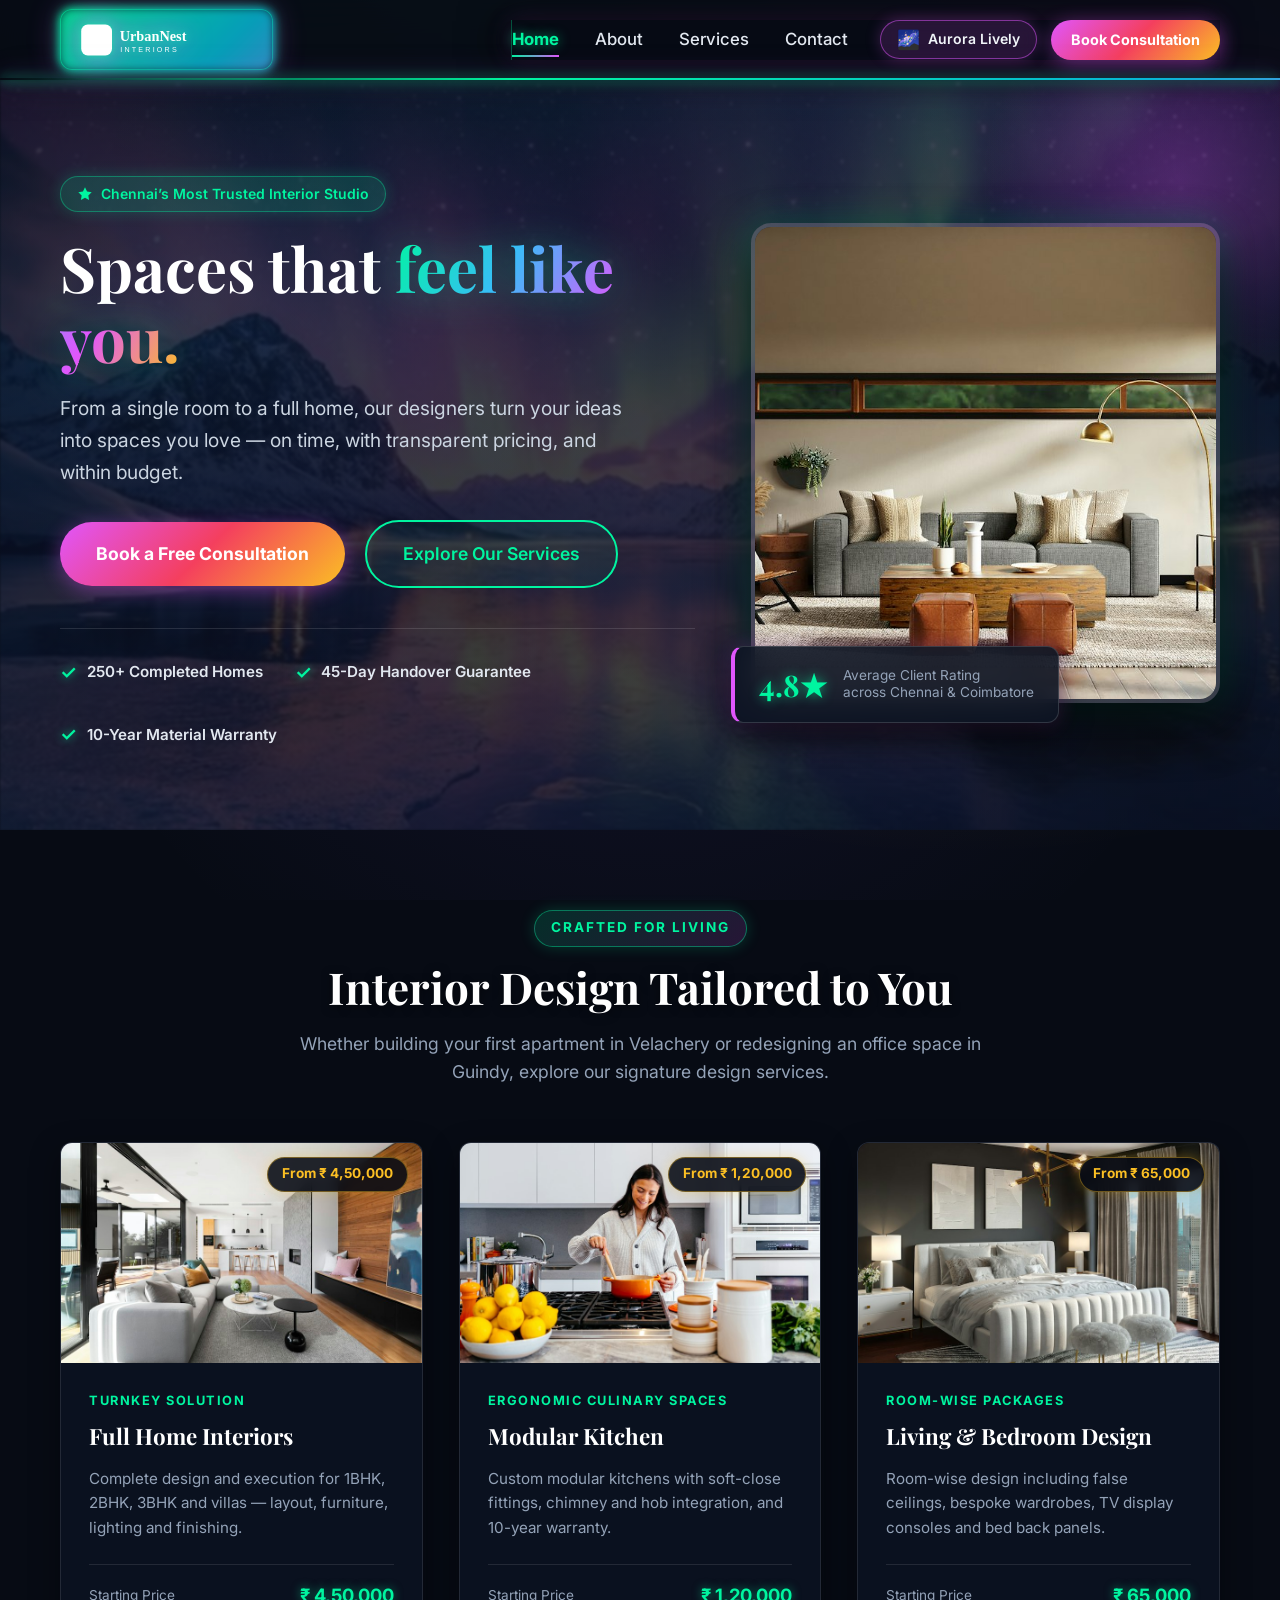
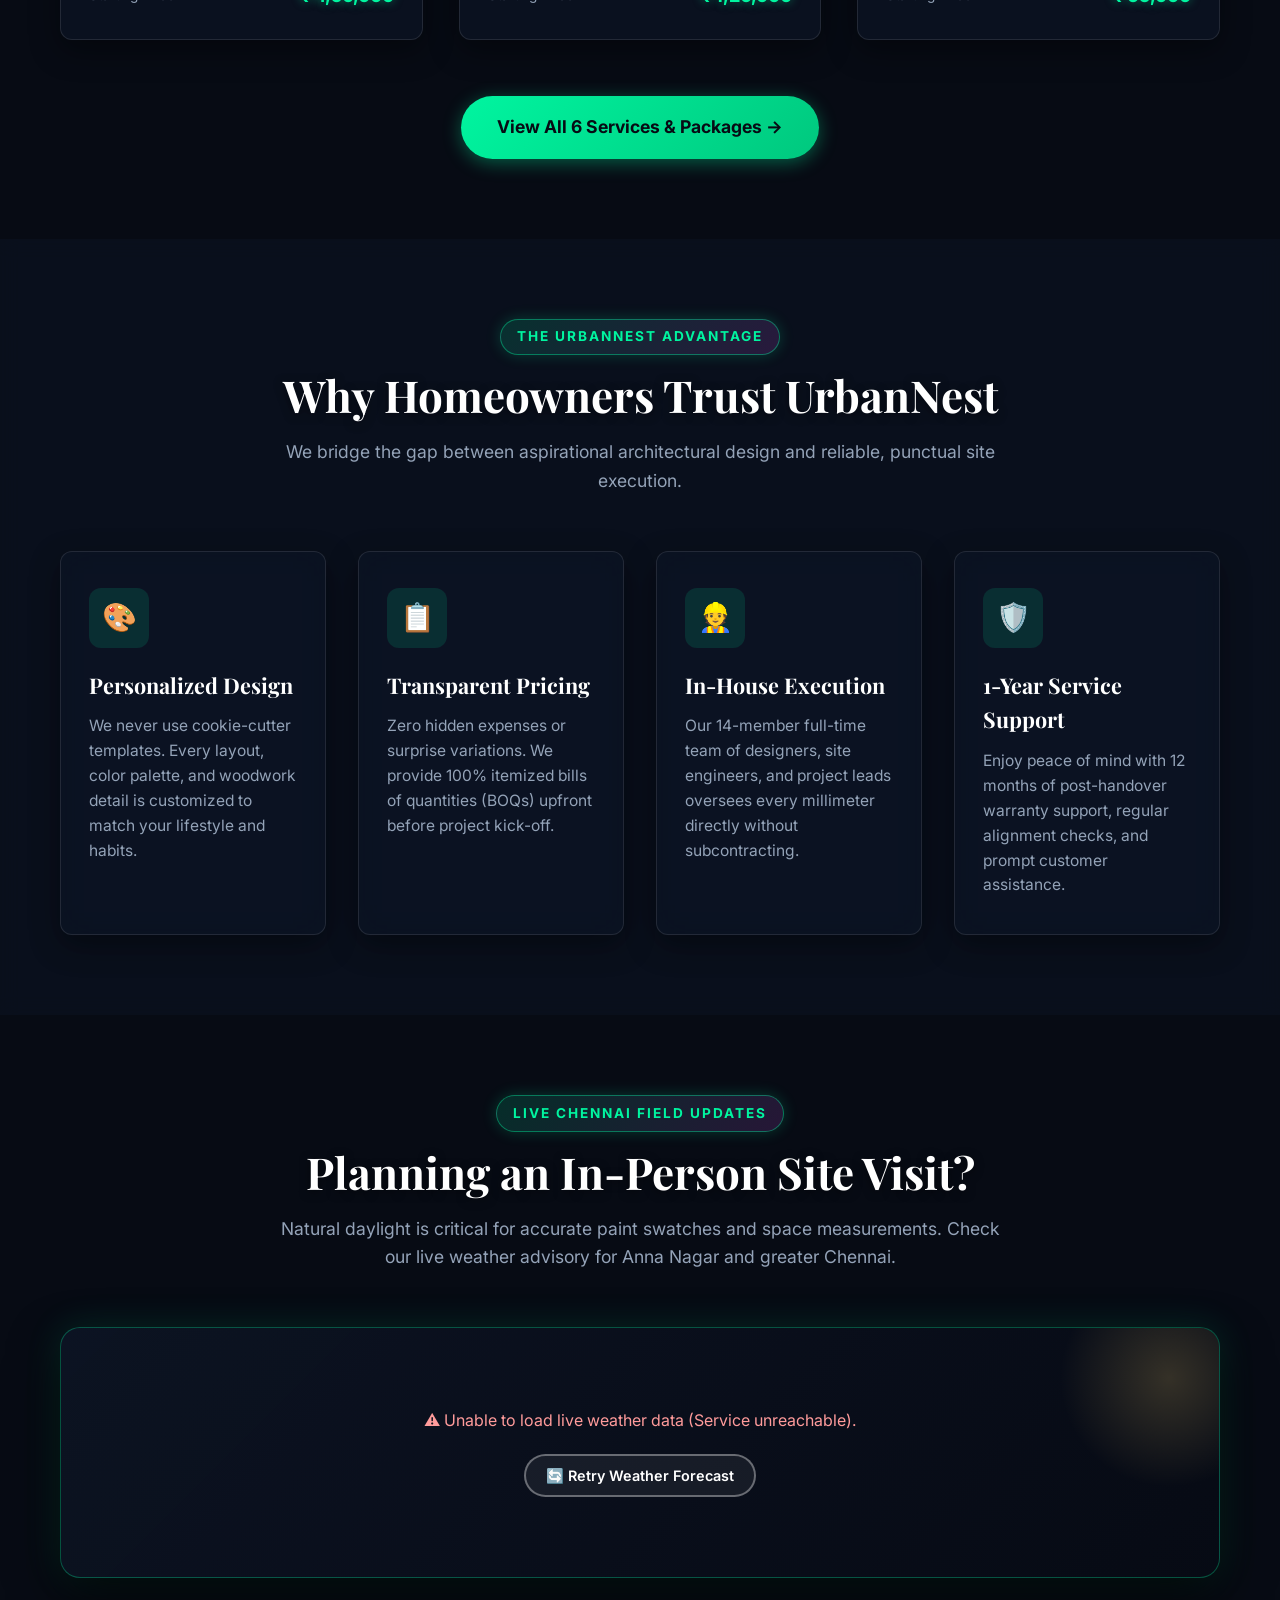
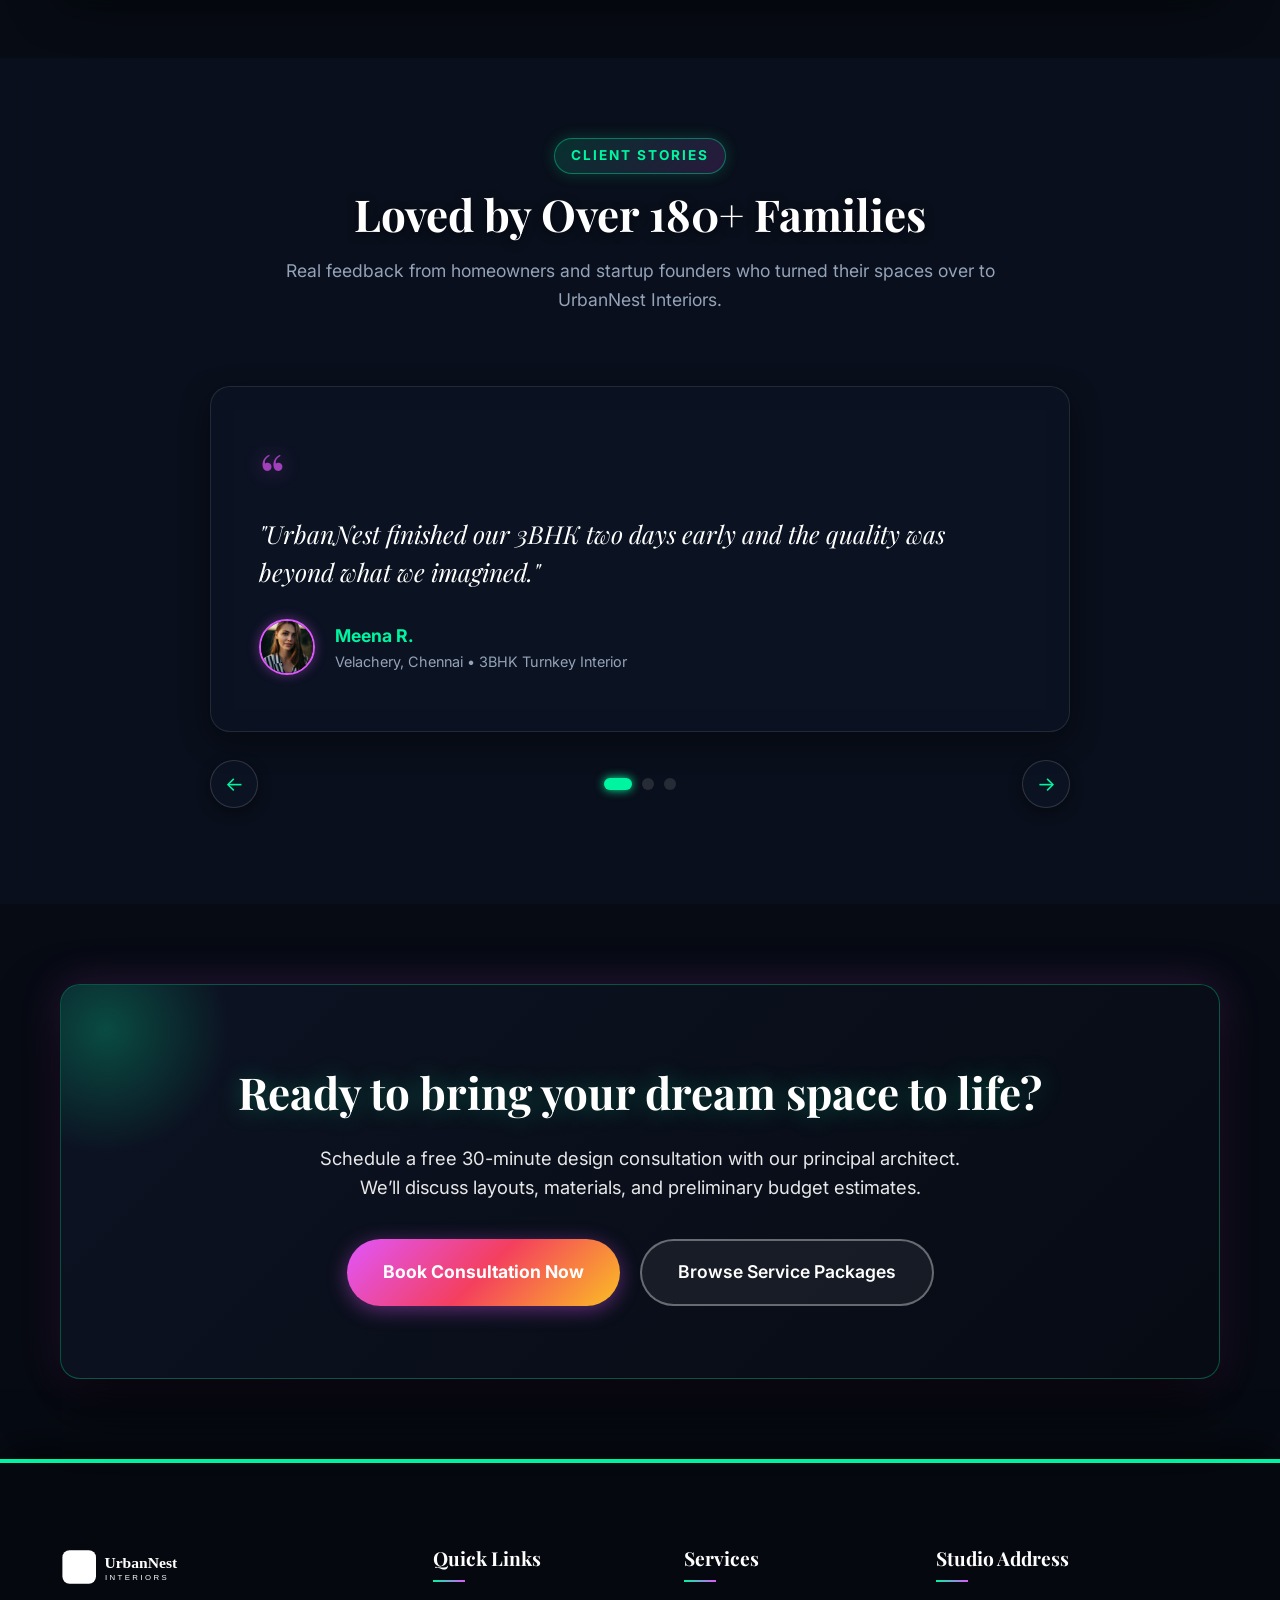
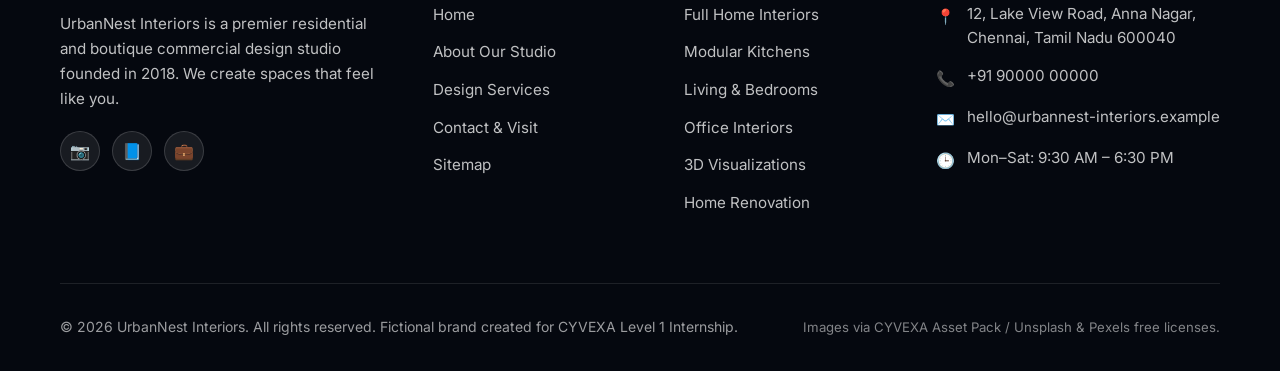
<file: index.html>
<!DOCTYPE html>
<html lang="en" data-theme="aurora">
<head>
  <meta charset="UTF-8">
  <meta name="viewport" content="width=device-width, initial-scale=1.0">
  <title>UrbanNest Interiors — Spaces that feel like you | Chennai Interior Design Studio</title>
  <meta name="description" content="UrbanNest Interiors is Chennai's trusted interior design studio since 2018. Over 250+ custom homes and offices completed on time and within budget. Book your free consultation today.">
  <meta name="keywords" content="interior design Chennai, modular kitchen Chennai, full home interiors Anna Nagar, office interiors, 3D interior design, interior renovators">
  <meta name="author" content="UrbanNest Interiors">
  
  <!-- Open Graph / Social Meta -->
  <meta property="og:title" content="UrbanNest Interiors — Spaces that feel like you">
  <meta property="og:description" content="Turn your dream home into reality with Chennai's premier residential and office interior design studio.">
  <meta property="og:type" content="website">
  <meta property="og:image" content="images/hero.jpg">

  <!-- Favicon -->
  <link rel="icon" type="image/png" href="images/favicon.png">

  <!-- Google Fonts Preconnect & Stylesheets -->
  <link rel="preconnect" href="https://fonts.googleapis.com">
  <link rel="preconnect" href="https://fonts.gstatic.com" crossorigin>
  <link href="https://fonts.googleapis.com/css2?family=Inter:wght@400;500;600;700&family=Playfair+Display:ital,wght@0,600;0,700;1,600&display=swap" rel="stylesheet">

  <!-- Main Stylesheet -->
  <link rel="stylesheet" href="css/style.css">
  
  <!-- Instant Theme Initializer -->
  <script>
    (function() {
      const t = localStorage.getItem('urbannest-theme') || 'aurora';
      if (t === 'aurora') document.documentElement.setAttribute('data-theme', 'aurora');
    })();
  </script>
</head>
<body>
  <!-- Accessible Skip Navigation Link -->
  <a href="#main-content" class="skip-to-content">Skip to main content</a>

  <!-- Header & Sticky Navigation -->
  <header class="site-header">
    <div class="container nav-container">
      <a href="index.html" class="logo-link" aria-label="UrbanNest Interiors - Return to Homepage">
        <img src="images/logo.svg" alt="UrbanNest Interiors Logo" class="logo-img" width="180" height="45">
      </a>

      <!-- Mobile Hamburger Toggle Button -->
      <button class="nav-toggle" id="navToggle" aria-label="Toggle navigation menu" aria-expanded="false" aria-controls="navMenu">
        <span class="hamburger-icon" aria-hidden="true">
          <span class="hamburger-line"></span>
          <span class="hamburger-line"></span>
          <span class="hamburger-line"></span>
        </span>
      </button>

      <!-- Navigation Drawer / Menu -->
      <nav class="nav-menu" id="navMenu" aria-label="Primary Navigation">
        <ul class="nav-list">
          <li><a href="index.html" class="nav-link active">Home</a></li>
          <li><a href="about.html" class="nav-link">About</a></li>
          <li><a href="services.html" class="nav-link">Services</a></li>
          <li><a href="contact.html" class="nav-link">Contact</a></li>
        </ul>
        <div class="nav-cta" style="display: flex; align-items: center; gap: 0.85rem;">
          <button class="theme-toggle-btn" id="themeToggle" type="button" aria-label="Toggle Aurora Lively Theme">
            <span class="theme-toggle-icon" aria-hidden="true">🌌</span>
            <span class="theme-toggle-label">Aurora Lively</span>
          </button>
          <a href="contact.html" class="btn btn-accent btn-sm">Book Consultation</a>
        </div>
      </nav>
    </div>
  </header>

  <!-- Mobile Backdrop Overlay -->
  <div class="mobile-overlay" id="navOverlay" tabindex="-1" aria-hidden="true"></div>

  <!-- Main Landmark -->
  <main id="main-content">
    <!-- Hero Section -->
    <section class="hero" aria-labelledby="hero-heading">
      <div class="container hero-grid">
        <div class="hero-content">
          <span class="hero-tag">
            <svg width="16" height="16" viewBox="0 0 24 24" fill="currentColor" aria-hidden="true">
              <path d="M12 2l3.09 6.26L22 9.27l-5 4.87 1.18 6.88L12 17.77l-6.18 3.25L7 14.14 2 9.27l6.91-1.01L12 2z"/>
            </svg>
            Chennai’s Most Trusted Interior Studio
          </span>
          <h1 id="hero-heading" class="hero-title">
            Spaces that <span>feel like you.</span>
          </h1>
          <p class="hero-description">
            From a single room to a full home, our designers turn your ideas into spaces you love — on time, with transparent pricing, and within budget.
          </p>

          <div class="hero-actions">
            <a href="contact.html" class="btn btn-accent btn-lg">Book a Free Consultation</a>
            <a href="services.html" class="btn btn-outline btn-lg">Explore Our Services</a>
          </div>

          <div class="hero-highlights">
            <div class="highlight-item">
              <span class="highlight-icon">✓</span>
              <span>250+ Completed Homes</span>
            </div>
            <div class="highlight-item">
              <span class="highlight-icon">✓</span>
              <span>45-Day Handover Guarantee</span>
            </div>
            <div class="highlight-item">
              <span class="highlight-icon">✓</span>
              <span>10-Year Material Warranty</span>
            </div>
          </div>
        </div>

        <div class="hero-image-wrap">
          <img src="images/hero.jpg" alt="Elegantly curated modern living room with warm wooden accents and contemporary lighting designed by UrbanNest" class="hero-img-main" width="600" height="480" fetchpriority="high">
          <div class="hero-floating-badge">
            <div class="badge-stat">4.8★</div>
            <div class="badge-label">Average Client Rating<br>across Chennai &amp; Coimbatore</div>
          </div>
        </div>
      </div>
    </section>

    <!-- Services Preview Section -->
    <section class="section section-light" aria-labelledby="services-preview-heading">
      <div class="container">
        <div class="section-header">
          <span class="section-badge">Crafted For Living</span>
          <h2 id="services-preview-heading" class="section-title">Interior Design Tailored to You</h2>
          <p class="section-subtitle">
            Whether building your first apartment in Velachery or redesigning an office space in Guindy, explore our signature design services.
          </p>
        </div>

        <div class="services-grid">
          <!-- Service Card 1 -->
          <article class="service-card">
            <div class="service-img-wrapper">
              <img src="images/service-full-home.jpg" alt="Luxury full home interior with open plan living and modern dining area" class="service-img" loading="lazy" width="380" height="220">
              <span class="service-price-tag">From ₹ 4,50,000</span>
            </div>
            <div class="service-body">
              <span class="service-category">Turnkey Solution</span>
              <h3 class="service-title">Full Home Interiors</h3>
              <p class="service-desc">
                Complete design and execution for 1BHK, 2BHK, 3BHK and villas — layout, furniture, lighting and finishing.
              </p>
              <div class="service-footer">
                <span class="service-price-label">Starting Price</span>
                <span class="service-price-amount">₹ 4,50,000</span>
              </div>
            </div>
          </article>

          <!-- Service Card 2 -->
          <article class="service-card">
            <div class="service-img-wrapper">
              <img src="images/service-kitchen.jpg" alt="Sleek modular kitchen with quartz countertop, chimney and ergonomic cabinets" class="service-img" loading="lazy" width="380" height="220">
              <span class="service-price-tag">From ₹ 1,20,000</span>
            </div>
            <div class="service-body">
              <span class="service-category">Ergonomic Culinary Spaces</span>
              <h3 class="service-title">Modular Kitchen</h3>
              <p class="service-desc">
                Custom modular kitchens with soft-close fittings, chimney and hob integration, and 10-year warranty.
              </p>
              <div class="service-footer">
                <span class="service-price-label">Starting Price</span>
                <span class="service-price-amount">₹ 1,20,000</span>
              </div>
            </div>
          </article>

          <!-- Service Card 3 -->
          <article class="service-card">
            <div class="service-img-wrapper">
              <img src="images/service-living-bedroom.jpg" alt="Serene modern bedroom design with integrated wardrobes and ambient backlighting" class="service-img" loading="lazy" width="380" height="220">
              <span class="service-price-tag">From ₹ 65,000</span>
            </div>
            <div class="service-body">
              <span class="service-category">Room-Wise Packages</span>
              <h3 class="service-title">Living &amp; Bedroom Design</h3>
              <p class="service-desc">
                Room-wise design including false ceilings, bespoke wardrobes, TV display consoles and bed back panels.
              </p>
              <div class="service-footer">
                <span class="service-price-label">Starting Price</span>
                <span class="service-price-amount">₹ 65,000</span>
              </div>
            </div>
          </article>
        </div>

        <div style="text-align: center; margin-top: 3.5rem;">
          <a href="services.html" class="btn btn-primary btn-lg">View All 6 Services &amp; Packages &rarr;</a>
        </div>
      </div>
    </section>

    <!-- Why Choose Us Section -->
    <section class="section section-cream" aria-labelledby="why-us-heading">
      <div class="container">
        <div class="section-header">
          <span class="section-badge">The UrbanNest Advantage</span>
          <h2 id="why-us-heading" class="section-title">Why Homeowners Trust UrbanNest</h2>
          <p class="section-subtitle">
            We bridge the gap between aspirational architectural design and reliable, punctual site execution.
          </p>
        </div>

        <div class="features-grid">
          <div class="feature-card">
            <div class="feature-icon-box" aria-hidden="true">🎨</div>
            <h3 class="feature-title">Personalized Design</h3>
            <p class="feature-desc">
              We never use cookie-cutter templates. Every layout, color palette, and woodwork detail is customized to match your lifestyle and habits.
            </p>
          </div>

          <div class="feature-card">
            <div class="feature-icon-box" aria-hidden="true">📋</div>
            <h3 class="feature-title">Transparent Pricing</h3>
            <p class="feature-desc">
              Zero hidden expenses or surprise variations. We provide 100% itemized bills of quantities (BOQs) upfront before project kick-off.
            </p>
          </div>

          <div class="feature-card">
            <div class="feature-icon-box" aria-hidden="true">👷</div>
            <h3 class="feature-title">In-House Execution</h3>
            <p class="feature-desc">
              Our 14-member full-time team of designers, site engineers, and project leads oversees every millimeter directly without subcontracting.
            </p>
          </div>

          <div class="feature-card">
            <div class="feature-icon-box" aria-hidden="true">🛡️</div>
            <h3 class="feature-title">1-Year Service Support</h3>
            <p class="feature-desc">
              Enjoy peace of mind with 12 months of post-handover warranty support, regular alignment checks, and prompt customer assistance.
            </p>
          </div>
        </div>
      </div>
    </section>

    <!-- Live Weather API Section -->
    <section class="section section-light" aria-labelledby="weather-heading">
      <div class="container">
        <div class="section-header">
          <span class="section-badge">Live Chennai Field Updates</span>
          <h2 id="weather-heading" class="section-title">Planning an In-Person Site Visit?</h2>
          <p class="section-subtitle">
            Natural daylight is critical for accurate paint swatches and space measurements. Check our live weather advisory for Anna Nagar and greater Chennai.
          </p>
        </div>

        <!-- Dynamic Open-Meteo Weather Container -->
        <div class="weather-widget-card" id="chennaiWeatherWidget" aria-live="polite">
          <!-- Initial Skeleton Loading State -->
          <div class="weather-loading" role="status">
            <div class="spinner" aria-hidden="true"></div>
            <p>Connecting to Open-Meteo satellite feed for Chennai...</p>
          </div>
        </div>
      </div>
    </section>

    <!-- Testimonials Section with Carousel Interaction -->
    <section class="section section-cream" aria-labelledby="testimonials-heading">
      <div class="container">
        <div class="section-header">
          <span class="section-badge">Client Stories</span>
          <h2 id="testimonials-heading" class="section-title">Loved by Over 180+ Families</h2>
          <p class="section-subtitle">
            Real feedback from homeowners and startup founders who turned their spaces over to UrbanNest Interiors.
          </p>
        </div>

        <div class="testimonial-carousel-wrap">
          <div class="testimonial-track-container">
            <div class="testimonial-track" id="testimonialTrack">
              <!-- Slide 1 -->
              <div class="testimonial-slide">
                <div class="quote-icon" aria-hidden="true">“</div>
                <blockquote class="testimonial-text">
                  "UrbanNest finished our 3BHK two days early and the quality was beyond what we imagined."
                </blockquote>
                <div class="testimonial-author-box">
                  <img src="images/client-meena.jpg" alt="Meena R." class="author-avatar-img" width="56" height="56" loading="lazy">
                  <div>
                    <div class="author-name">Meena R.</div>
                    <div class="author-location">Velachery, Chennai • 3BHK Turnkey Interior</div>
                  </div>
                </div>
              </div>

              <!-- Slide 2 -->
              <div class="testimonial-slide">
                <div class="quote-icon" aria-hidden="true">“</div>
                <blockquote class="testimonial-text">
                  "They listened to our budget and still delivered a kitchen we love."
                </blockquote>
                <div class="testimonial-author-box">
                  <img src="images/client-arjun-divya.jpg" alt="Arjun &amp; Divya" class="author-avatar-img" width="56" height="56" loading="lazy">
                  <div>
                    <div class="author-name">Arjun &amp; Divya</div>
                    <div class="author-location">Porur, Chennai • Acrylic Modular Kitchen</div>
                  </div>
                </div>
              </div>

              <!-- Slide 3 -->
              <div class="testimonial-slide">
                <div class="quote-icon" aria-hidden="true">“</div>
                <blockquote class="testimonial-text">
                  "Professional team, clear communication, zero surprises."
                </blockquote>
                <div class="testimonial-author-box">
                  <img src="images/client-karthik.jpg" alt="Karthik S." class="author-avatar-img" width="56" height="56" loading="lazy">
                  <div>
                    <div class="author-name">Karthik S.</div>
                    <div class="author-location">Guindy, Chennai • 40-Seat Startup Office</div>
                  </div>
                </div>
              </div>
            </div>
          </div>

          <!-- Carousel Controls -->
          <div class="carousel-controls">
            <button class="carousel-btn" id="carouselPrev" aria-label="Previous testimonial">
              &#8592;
            </button>
            <div class="carousel-dots" id="carouselDots" role="tablist" aria-label="Testimonial navigation dots"></div>
            <button class="carousel-btn" id="carouselNext" aria-label="Next testimonial">
              &#8594;
            </button>
          </div>
        </div>
      </div>
    </section>

    <!-- Call to Action Banner -->
    <section class="section section-light" aria-label="Call to action">
      <div class="container">
        <div class="cta-banner">
          <h2 class="cta-title">Ready to bring your dream space to life?</h2>
          <p class="cta-desc">
            Schedule a free 30-minute design consultation with our principal architect. We’ll discuss layouts, materials, and preliminary budget estimates.
          </p>
          <div class="cta-buttons">
            <a href="contact.html" class="btn btn-accent btn-lg">Book Consultation Now</a>
            <a href="services.html" class="btn btn-outline-white btn-lg">Browse Service Packages</a>
          </div>
        </div>
      </div>
    </section>
  </main>

  <!-- Footer Landmark -->
  <footer class="site-footer">
    <div class="container">
      <div class="footer-grid">
        <div class="footer-brand-col">
          <img src="images/logo.svg" alt="UrbanNest Interiors" class="footer-logo" width="180" height="45">
          <p>
            UrbanNest Interiors is a premier residential and boutique commercial design studio founded in 2018. We create spaces that feel like you.
          </p>
          <div class="social-links">
            <a href="https://instagram.com" class="social-btn" aria-label="Instagram profile" target="_blank" rel="noopener noreferrer">📷</a>
            <a href="https://facebook.com" class="social-btn" aria-label="Facebook page" target="_blank" rel="noopener noreferrer">📘</a>
            <a href="https://linkedin.com" class="social-btn" aria-label="LinkedIn company page" target="_blank" rel="noopener noreferrer">💼</a>
          </div>
        </div>

        <div>
          <h4 class="footer-heading">Quick Links</h4>
          <ul class="footer-links-list">
            <li><a href="index.html" class="footer-link">Home</a></li>
            <li><a href="about.html" class="footer-link">About Our Studio</a></li>
            <li><a href="services.html" class="footer-link">Design Services</a></li>
            <li><a href="contact.html" class="footer-link">Contact &amp; Visit</a></li>
            <li><a href="docs/sitemap.md" class="footer-link">Sitemap</a></li>
          </ul>
        </div>

        <div>
          <h4 class="footer-heading">Services</h4>
          <ul class="footer-links-list">
            <li><a href="services.html" class="footer-link">Full Home Interiors</a></li>
            <li><a href="services.html" class="footer-link">Modular Kitchens</a></li>
            <li><a href="services.html" class="footer-link">Living &amp; Bedrooms</a></li>
            <li><a href="services.html" class="footer-link">Office Interiors</a></li>
            <li><a href="services.html" class="footer-link">3D Visualizations</a></li>
            <li><a href="services.html" class="footer-link">Home Renovation</a></li>
          </ul>
        </div>

        <div>
          <h4 class="footer-heading">Studio Address</h4>
          <div class="footer-contact-item">
            <span class="footer-contact-icon">📍</span>
            <span>12, Lake View Road, Anna Nagar, Chennai, Tamil Nadu 600040</span>
          </div>
          <div class="footer-contact-item">
            <span class="footer-contact-icon">📞</span>
            <span>+91 90000 00000</span>
          </div>
          <div class="footer-contact-item">
            <span class="footer-contact-icon">✉️</span>
            <span>hello@urbannest-interiors.example</span>
          </div>
          <div class="footer-contact-item">
            <span class="footer-contact-icon">🕒</span>
            <span>Mon–Sat: 9:30 AM – 6:30 PM</span>
          </div>
        </div>
      </div>

      <div class="footer-bottom">
        <div>
          &copy; 2026 UrbanNest Interiors. All rights reserved. Fictional brand created for CYVEXA Level 1 Internship.
        </div>
        <div class="footer-credits">
          Images via CYVEXA Asset Pack / Unsplash &amp; Pexels free licenses.
        </div>
      </div>
    </div>
  </footer>

  <!-- Floating Back to Top Button -->
  <button class="back-to-top" id="backToTopBtn" aria-label="Back to top of page">
    &#8593;
  </button>

  <!-- JavaScript Scripts -->
  <script src="js/main.js"></script>
</body>
</html>
</file>
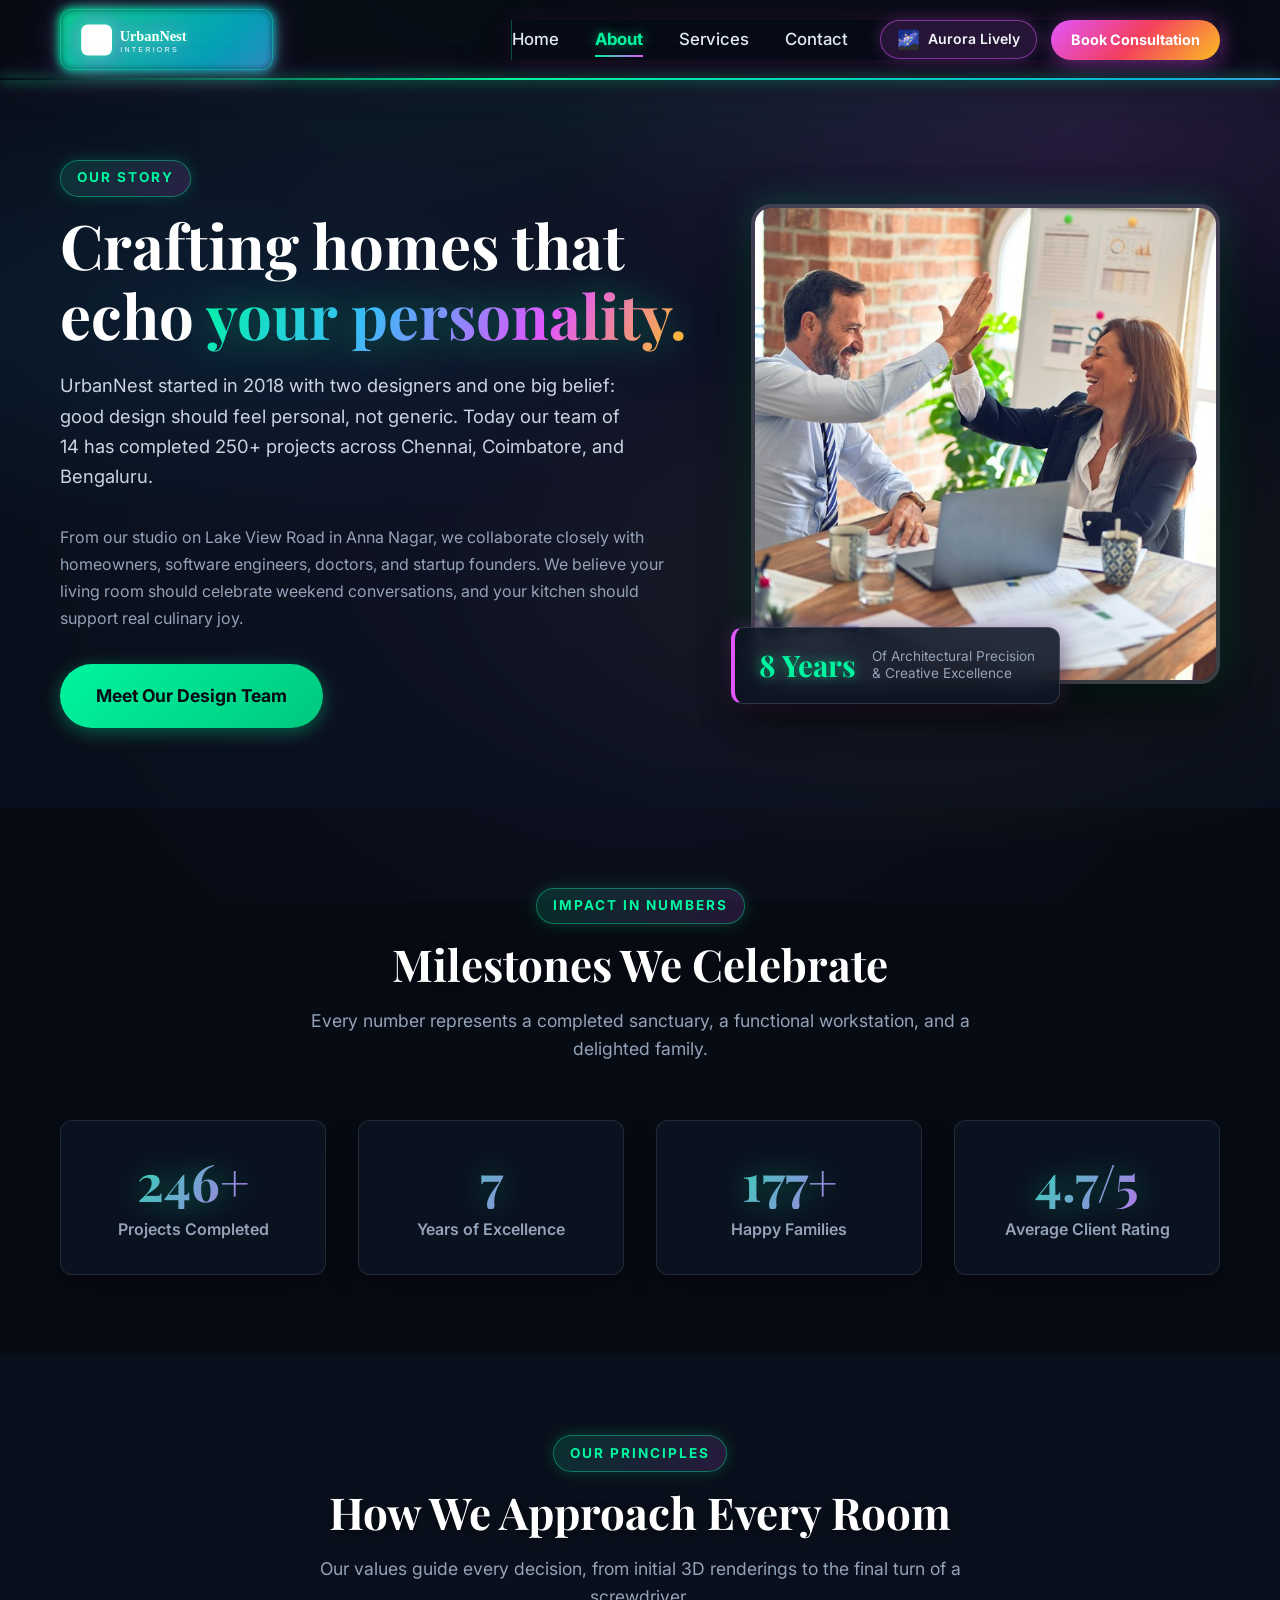
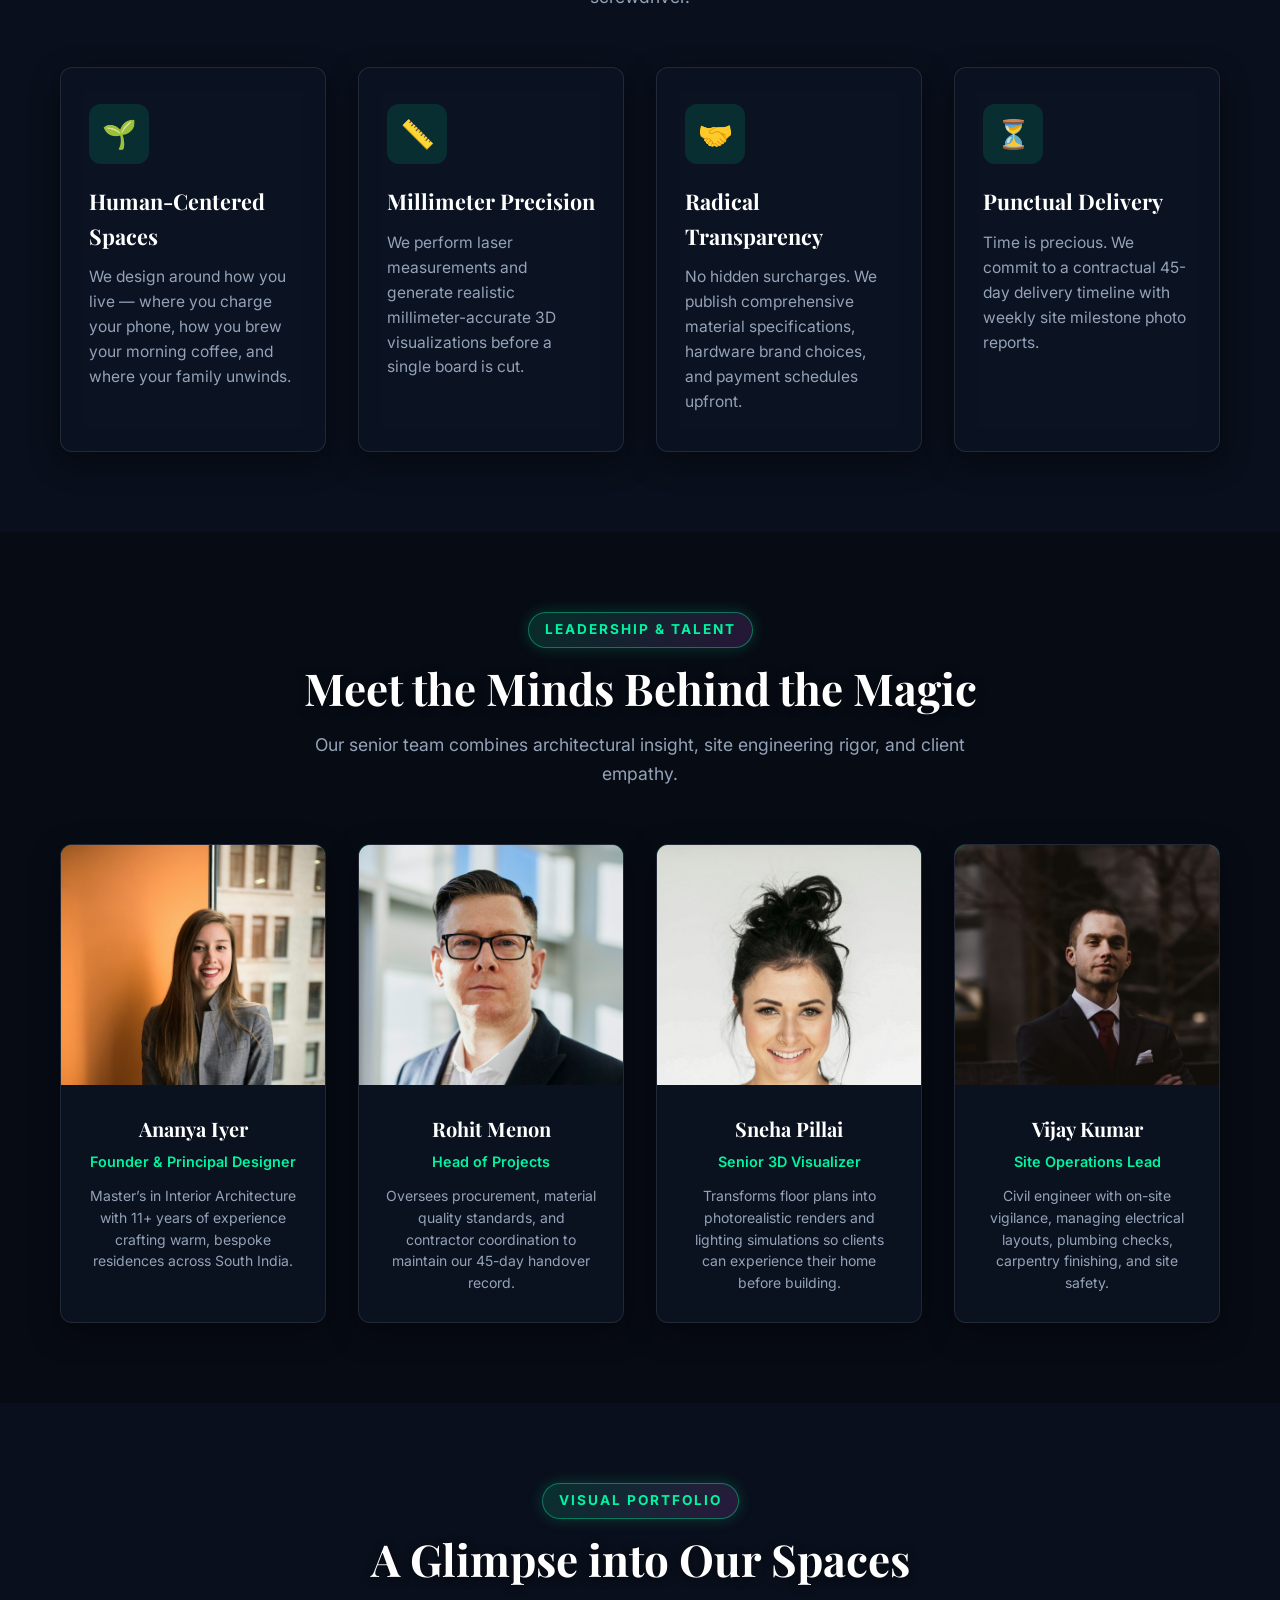
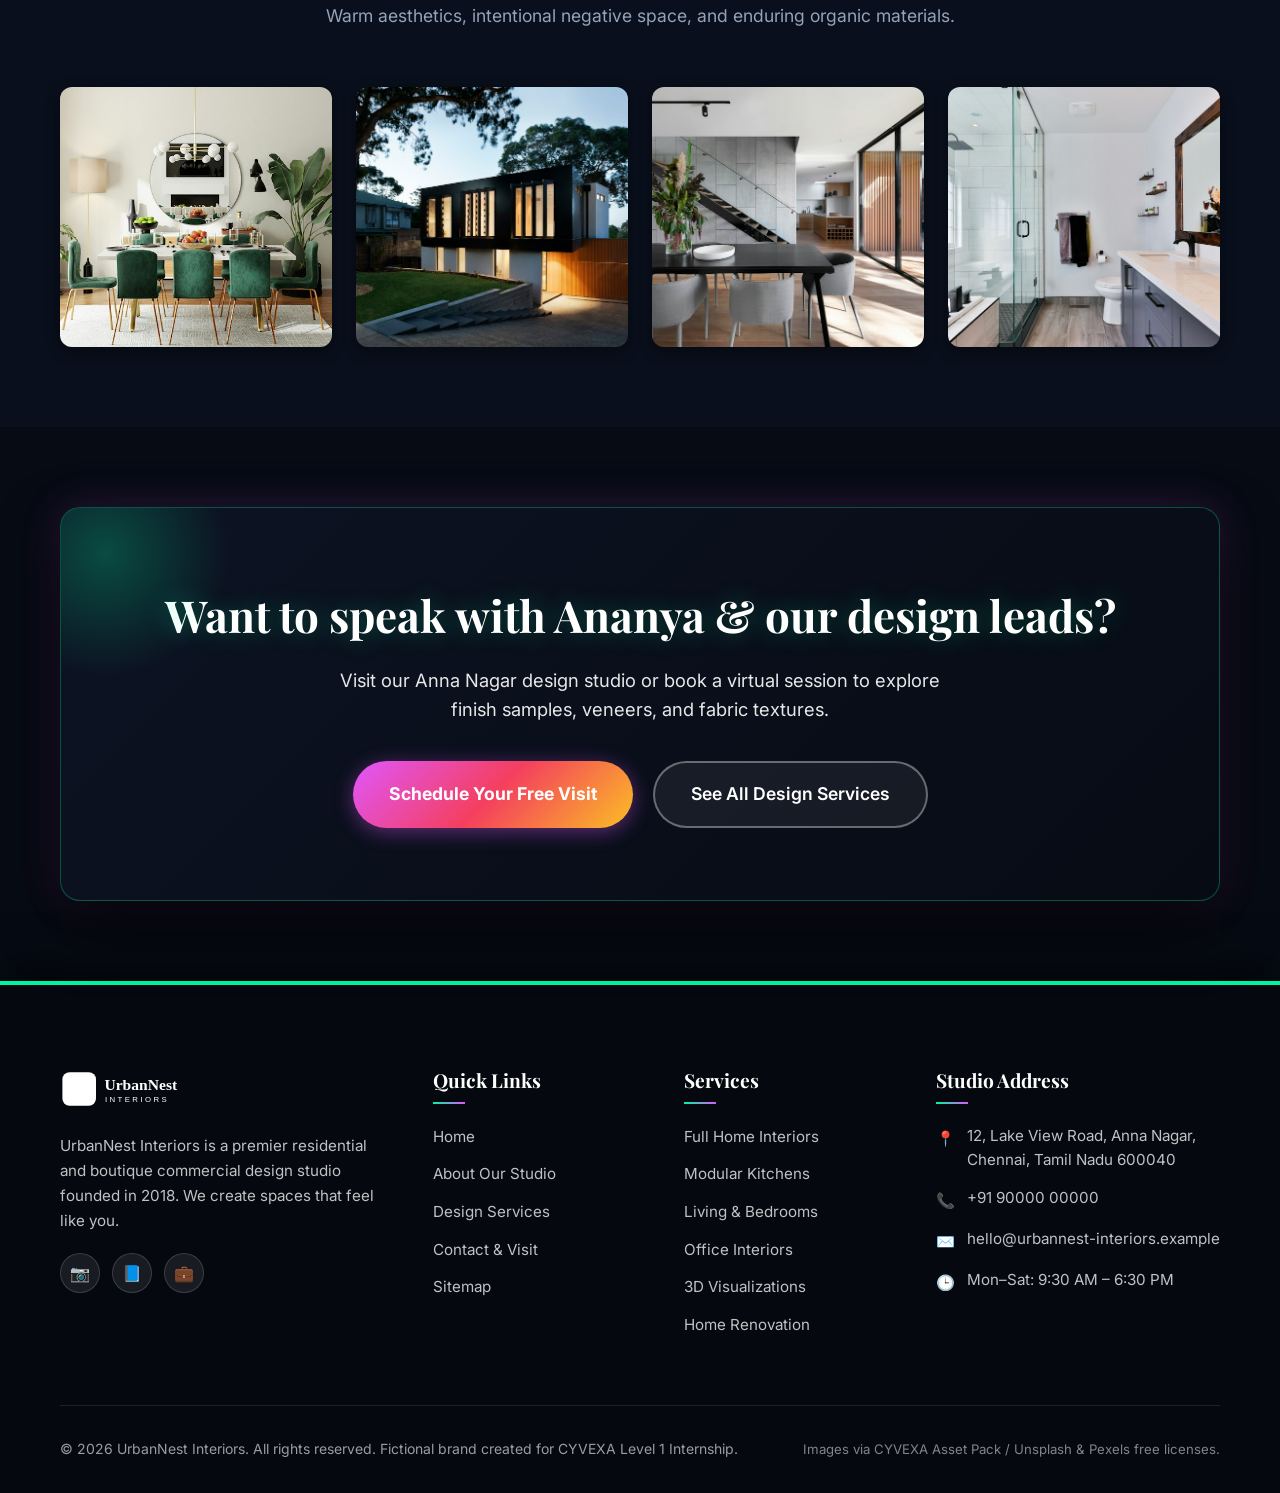
<file: about.html>
<!DOCTYPE html>
<html lang="en" data-theme="aurora">
<head>
  <meta charset="UTF-8">
  <meta name="viewport" content="width=device-width, initial-scale=1.0">
  <title>About Us — UrbanNest Interiors | Our Story, Team &amp; Values</title>
  <meta name="description" content="Discover the story behind UrbanNest Interiors. Founded in 2018 in Anna Nagar, Chennai, our 14-member team has designed and completed 250+ homes and offices.">
  <meta name="keywords" content="interior design team Chennai, interior designers Anna Nagar, Ananya Iyer designer, bespoke interiors Tamil Nadu">
  <meta name="author" content="UrbanNest Interiors">
  
  <meta property="og:title" content="About UrbanNest Interiors — Designers Behind Your Dream Spaces">
  <meta property="og:description" content="Meet our 14-member team of principal designers, project leads, and site engineers based in Anna Nagar, Chennai.">
  <meta property="og:type" content="website">
  <meta property="og:image" content="images/about-team.jpg">

  <link rel="icon" type="image/png" href="images/favicon.png">

  <link rel="preconnect" href="https://fonts.googleapis.com">
  <link rel="preconnect" href="https://fonts.gstatic.com" crossorigin>
  <link href="https://fonts.googleapis.com/css2?family=Inter:wght@400;500;600;700&family=Playfair+Display:ital,wght@0,600;0,700;1,600&display=swap" rel="stylesheet">

  <link rel="stylesheet" href="css/style.css">
  
  <!-- Instant Theme Initializer -->
  <script>
    (function() {
      const t = localStorage.getItem('urbannest-theme') || 'aurora';
      if (t === 'aurora') document.documentElement.setAttribute('data-theme', 'aurora');
    })();
  </script>
</head>
<body>
  <a href="#main-content" class="skip-to-content">Skip to main content</a>

  <!-- Header & Sticky Navigation -->
  <header class="site-header">
    <div class="container nav-container">
      <a href="index.html" class="logo-link" aria-label="UrbanNest Interiors - Return to Homepage">
        <img src="images/logo.svg" alt="UrbanNest Interiors Logo" class="logo-img" width="180" height="45">
      </a>

      <button class="nav-toggle" id="navToggle" aria-label="Toggle navigation menu" aria-expanded="false" aria-controls="navMenu">
        <span class="hamburger-icon" aria-hidden="true">
          <span class="hamburger-line"></span>
          <span class="hamburger-line"></span>
          <span class="hamburger-line"></span>
        </span>
      </button>

      <nav class="nav-menu" id="navMenu" aria-label="Primary Navigation">
        <ul class="nav-list">
          <li><a href="index.html" class="nav-link">Home</a></li>
          <li><a href="about.html" class="nav-link active">About</a></li>
          <li><a href="services.html" class="nav-link">Services</a></li>
          <li><a href="contact.html" class="nav-link">Contact</a></li>
        </ul>
        <div class="nav-cta" style="display: flex; align-items: center; gap: 0.85rem;">
          <button class="theme-toggle-btn" id="themeToggle" type="button" aria-label="Toggle Aurora Lively Theme">
            <span class="theme-toggle-icon" aria-hidden="true">🌌</span>
            <span class="theme-toggle-label">Aurora Lively</span>
          </button>
          <a href="contact.html" class="btn btn-accent btn-sm">Book Consultation</a>
        </div>
      </nav>
    </div>
  </header>

  <div class="mobile-overlay" id="navOverlay" tabindex="-1" aria-hidden="true"></div>

  <main id="main-content">
    <!-- About Hero / Story Section -->
    <section class="section section-cream" aria-labelledby="about-hero-heading">
      <div class="container hero-grid">
        <div class="hero-content">
          <span class="section-badge">Our Story</span>
          <h1 id="about-hero-heading" class="hero-title">
            Crafting homes that echo <span>your personality.</span>
          </h1>
          <p class="hero-description" style="font-size: 1.15rem;">
            UrbanNest started in 2018 with two designers and one big belief: good design should feel personal, not generic. Today our team of 14 has completed 250+ projects across Chennai, Coimbatore, and Bengaluru.
          </p>
          <p style="color: var(--color-text-muted); line-height: 1.7; margin-bottom: 2rem;">
            From our studio on Lake View Road in Anna Nagar, we collaborate closely with homeowners, software engineers, doctors, and startup founders. We believe your living room should celebrate weekend conversations, and your kitchen should support real culinary joy.
          </p>
          <a href="contact.html" class="btn btn-primary btn-lg">Meet Our Design Team</a>
        </div>

        <div class="hero-image-wrap">
          <img src="images/about-team.jpg" alt="UrbanNest interior designers and site engineers collaborating around material swatches in the Anna Nagar studio" class="hero-img-main" width="600" height="480" fetchpriority="high">
          <div class="hero-floating-badge">
            <div class="badge-stat">8 Years</div>
            <div class="badge-label">Of Architectural Precision<br>&amp; Creative Excellence</div>
          </div>
        </div>
      </div>
    </section>

    <!-- Key Statistics with Animated Counters -->
    <section class="section section-light" aria-labelledby="stats-heading">
      <div class="container">
        <div class="section-header">
          <span class="section-badge">Impact In Numbers</span>
          <h2 id="stats-heading" class="section-title">Milestones We Celebrate</h2>
          <p class="section-subtitle">
            Every number represents a completed sanctuary, a functional workstation, and a delighted family.
          </p>
        </div>

        <div class="stats-grid">
          <div class="stat-card">
            <div class="stat-number-wrap">
              <span class="stat-count" data-target="250">0</span>+
            </div>
            <div class="stat-label">Projects Completed</div>
          </div>

          <div class="stat-card">
            <div class="stat-number-wrap">
              <span class="stat-count" data-target="8">0</span>
            </div>
            <div class="stat-label">Years of Excellence</div>
          </div>

          <div class="stat-card">
            <div class="stat-number-wrap">
              <span class="stat-count" data-target="180">0</span>+
            </div>
            <div class="stat-label">Happy Families</div>
          </div>

          <div class="stat-card">
            <div class="stat-number-wrap">
              <span class="stat-count" data-target="4.8" data-decimal="true">0</span>/5
            </div>
            <div class="stat-label">Average Client Rating</div>
          </div>
        </div>
      </div>
    </section>

    <!-- Mission & Core Values -->
    <section class="section section-cream" aria-labelledby="values-heading">
      <div class="container">
        <div class="section-header">
          <span class="section-badge">Our Principles</span>
          <h2 id="values-heading" class="section-title">How We Approach Every Room</h2>
          <p class="section-subtitle">
            Our values guide every decision, from initial 3D renderings to the final turn of a screwdriver.
          </p>
        </div>

        <div class="features-grid">
          <div class="feature-card">
            <div class="feature-icon-box" aria-hidden="true">🌱</div>
            <h3 class="feature-title">Human-Centered Spaces</h3>
            <p class="feature-desc">
              We design around how you live — where you charge your phone, how you brew your morning coffee, and where your family unwinds.
            </p>
          </div>

          <div class="feature-card">
            <div class="feature-icon-box" aria-hidden="true">📏</div>
            <h3 class="feature-title">Millimeter Precision</h3>
            <p class="feature-desc">
              We perform laser measurements and generate realistic millimeter-accurate 3D visualizations before a single board is cut.
            </p>
          </div>

          <div class="feature-card">
            <div class="feature-icon-box" aria-hidden="true">🤝</div>
            <h3 class="feature-title">Radical Transparency</h3>
            <p class="feature-desc">
              No hidden surcharges. We publish comprehensive material specifications, hardware brand choices, and payment schedules upfront.
            </p>
          </div>

          <div class="feature-card">
            <div class="feature-icon-box" aria-hidden="true">⏳</div>
            <h3 class="feature-title">Punctual Delivery</h3>
            <p class="feature-desc">
              Time is precious. We commit to a contractual 45-day delivery timeline with weekly site milestone photo reports.
            </p>
          </div>
        </div>
      </div>
    </section>

    <!-- Team Section (4 Key Members from Brief) -->
    <section class="section section-light" aria-labelledby="team-heading">
      <div class="container">
        <div class="section-header">
          <span class="section-badge">Leadership &amp; Talent</span>
          <h2 id="team-heading" class="section-title">Meet the Minds Behind the Magic</h2>
          <p class="section-subtitle">
            Our senior team combines architectural insight, site engineering rigor, and client empathy.
          </p>
        </div>

        <div class="team-grid">
          <!-- Member 1 -->
          <article class="team-card">
            <div class="team-avatar-box">
              <img src="images/team-ananya.jpg" alt="Ananya Iyer — Founder &amp; Principal Designer" class="team-img" loading="lazy" width="280" height="240">
            </div>
            <div class="team-body">
              <h3 class="team-name">Ananya Iyer</h3>
              <div class="team-role">Founder &amp; Principal Designer</div>
              <p class="team-bio">
                Master’s in Interior Architecture with 11+ years of experience crafting warm, bespoke residences across South India.
              </p>
            </div>
          </article>

          <!-- Member 2 -->
          <article class="team-card">
            <div class="team-avatar-box">
              <img src="images/team-rohit.jpg" alt="Rohit Menon — Head of Projects" class="team-img" loading="lazy" width="280" height="240">
            </div>
            <div class="team-body">
              <h3 class="team-name">Rohit Menon</h3>
              <div class="team-role">Head of Projects</div>
              <p class="team-bio">
                Oversees procurement, material quality standards, and contractor coordination to maintain our 45-day handover record.
              </p>
            </div>
          </article>

          <!-- Member 3 -->
          <article class="team-card">
            <div class="team-avatar-box">
              <img src="images/team-sneha.jpg" alt="Sneha Pillai — Senior 3D Visualizer" class="team-img" loading="lazy" width="280" height="240">
            </div>
            <div class="team-body">
              <h3 class="team-name">Sneha Pillai</h3>
              <div class="team-role">Senior 3D Visualizer</div>
              <p class="team-bio">
                Transforms floor plans into photorealistic renders and lighting simulations so clients can experience their home before building.
              </p>
            </div>
          </article>

          <!-- Member 4 -->
          <article class="team-card">
            <div class="team-avatar-box">
              <img src="images/team-vijay.jpg" alt="Vijay Kumar — Site Operations Lead" class="team-img" loading="lazy" width="280" height="240">
            </div>
            <div class="team-body">
              <h3 class="team-name">Vijay Kumar</h3>
              <div class="team-role">Site Operations Lead</div>
              <p class="team-bio">
                Civil engineer with on-site vigilance, managing electrical layouts, plumbing checks, carpentry finishing, and site safety.
              </p>
            </div>
          </article>
        </div>
      </div>
    </section>

    <!-- Studio Gallery Showcase -->
    <section class="section section-cream" aria-labelledby="gallery-heading">
      <div class="container">
        <div class="section-header">
          <span class="section-badge">Visual Portfolio</span>
          <h2 id="gallery-heading" class="section-title">A Glimpse into Our Spaces</h2>
          <p class="section-subtitle">
            Warm aesthetics, intentional negative space, and enduring organic materials.
          </p>
        </div>

        <div style="display: grid; grid-template-columns: repeat(auto-fit, minmax(260px, 1fr)); gap: 1.5rem;">
          <div style="overflow: hidden; border-radius: var(--radius-md); box-shadow: var(--shadow-sm); height: 260px;">
            <img src="images/gallery-1.jpg" alt="Minimalist dining and entertainment nook with fluted wood paneling" style="width: 100%; height: 100%; object-fit: cover;" loading="lazy" width="380" height="260">
          </div>
          <div style="overflow: hidden; border-radius: var(--radius-md); box-shadow: var(--shadow-sm); height: 260px;">
            <img src="images/gallery-2.jpg" alt="Modern open kitchen featuring warm gold hardware and soft under-cabinet LED strip lighting" style="width: 100%; height: 100%; object-fit: cover;" loading="lazy" width="380" height="260">
          </div>
          <div style="overflow: hidden; border-radius: var(--radius-md); box-shadow: var(--shadow-sm); height: 260px;">
            <img src="images/gallery-3.jpg" alt="Contemporary luxury living room with architectural coffered ceiling and bespoke joinery" style="width: 100%; height: 100%; object-fit: cover;" loading="lazy" width="380" height="260">
          </div>
          <div style="overflow: hidden; border-radius: var(--radius-md); box-shadow: var(--shadow-sm); height: 260px;">
            <img src="images/gallery-4.jpg" alt="Hotel-inspired luxury master bathroom with terrazzo surfaces and warm back-lit vanity mirror" style="width: 100%; height: 100%; object-fit: cover;" loading="lazy" width="380" height="260">
          </div>
        </div>
      </div>
    </section>

    <!-- Call to Action Banner -->
    <section class="section section-light" aria-label="Consultation call to action">
      <div class="container">
        <div class="cta-banner">
          <h2 class="cta-title">Want to speak with Ananya &amp; our design leads?</h2>
          <p class="cta-desc">
            Visit our Anna Nagar design studio or book a virtual session to explore finish samples, veneers, and fabric textures.
          </p>
          <div class="cta-buttons">
            <a href="contact.html" class="btn btn-accent btn-lg">Schedule Your Free Visit</a>
            <a href="services.html" class="btn btn-outline-white btn-lg">See All Design Services</a>
          </div>
        </div>
      </div>
    </section>
  </main>

  <!-- Footer Landmark -->
  <footer class="site-footer">
    <div class="container">
      <div class="footer-grid">
        <div class="footer-brand-col">
          <img src="images/logo.svg" alt="UrbanNest Interiors" class="footer-logo" width="180" height="45">
          <p>
            UrbanNest Interiors is a premier residential and boutique commercial design studio founded in 2018. We create spaces that feel like you.
          </p>
          <div class="social-links">
            <a href="https://instagram.com" class="social-btn" aria-label="Instagram profile" target="_blank" rel="noopener noreferrer">📷</a>
            <a href="https://facebook.com" class="social-btn" aria-label="Facebook page" target="_blank" rel="noopener noreferrer">📘</a>
            <a href="https://linkedin.com" class="social-btn" aria-label="LinkedIn company page" target="_blank" rel="noopener noreferrer">💼</a>
          </div>
        </div>

        <div>
          <h4 class="footer-heading">Quick Links</h4>
          <ul class="footer-links-list">
            <li><a href="index.html" class="footer-link">Home</a></li>
            <li><a href="about.html" class="footer-link">About Our Studio</a></li>
            <li><a href="services.html" class="footer-link">Design Services</a></li>
            <li><a href="contact.html" class="footer-link">Contact &amp; Visit</a></li>
            <li><a href="docs/sitemap.md" class="footer-link">Sitemap</a></li>
          </ul>
        </div>

        <div>
          <h4 class="footer-heading">Services</h4>
          <ul class="footer-links-list">
            <li><a href="services.html" class="footer-link">Full Home Interiors</a></li>
            <li><a href="services.html" class="footer-link">Modular Kitchens</a></li>
            <li><a href="services.html" class="footer-link">Living &amp; Bedrooms</a></li>
            <li><a href="services.html" class="footer-link">Office Interiors</a></li>
            <li><a href="services.html" class="footer-link">3D Visualizations</a></li>
            <li><a href="services.html" class="footer-link">Home Renovation</a></li>
          </ul>
        </div>

        <div>
          <h4 class="footer-heading">Studio Address</h4>
          <div class="footer-contact-item">
            <span class="footer-contact-icon">📍</span>
            <span>12, Lake View Road, Anna Nagar, Chennai, Tamil Nadu 600040</span>
          </div>
          <div class="footer-contact-item">
            <span class="footer-contact-icon">📞</span>
            <span>+91 90000 00000</span>
          </div>
          <div class="footer-contact-item">
            <span class="footer-contact-icon">✉️</span>
            <span>hello@urbannest-interiors.example</span>
          </div>
          <div class="footer-contact-item">
            <span class="footer-contact-icon">🕒</span>
            <span>Mon–Sat: 9:30 AM – 6:30 PM</span>
          </div>
        </div>
      </div>

      <div class="footer-bottom">
        <div>
          &copy; 2026 UrbanNest Interiors. All rights reserved. Fictional brand created for CYVEXA Level 1 Internship.
        </div>
        <div class="footer-credits">
          Images via CYVEXA Asset Pack / Unsplash &amp; Pexels free licenses.
        </div>
      </div>
    </div>
  </footer>

  <button class="back-to-top" id="backToTopBtn" aria-label="Back to top of page">
    &#8593;
  </button>

  <script src="js/main.js"></script>
</body>
</html>
</file>
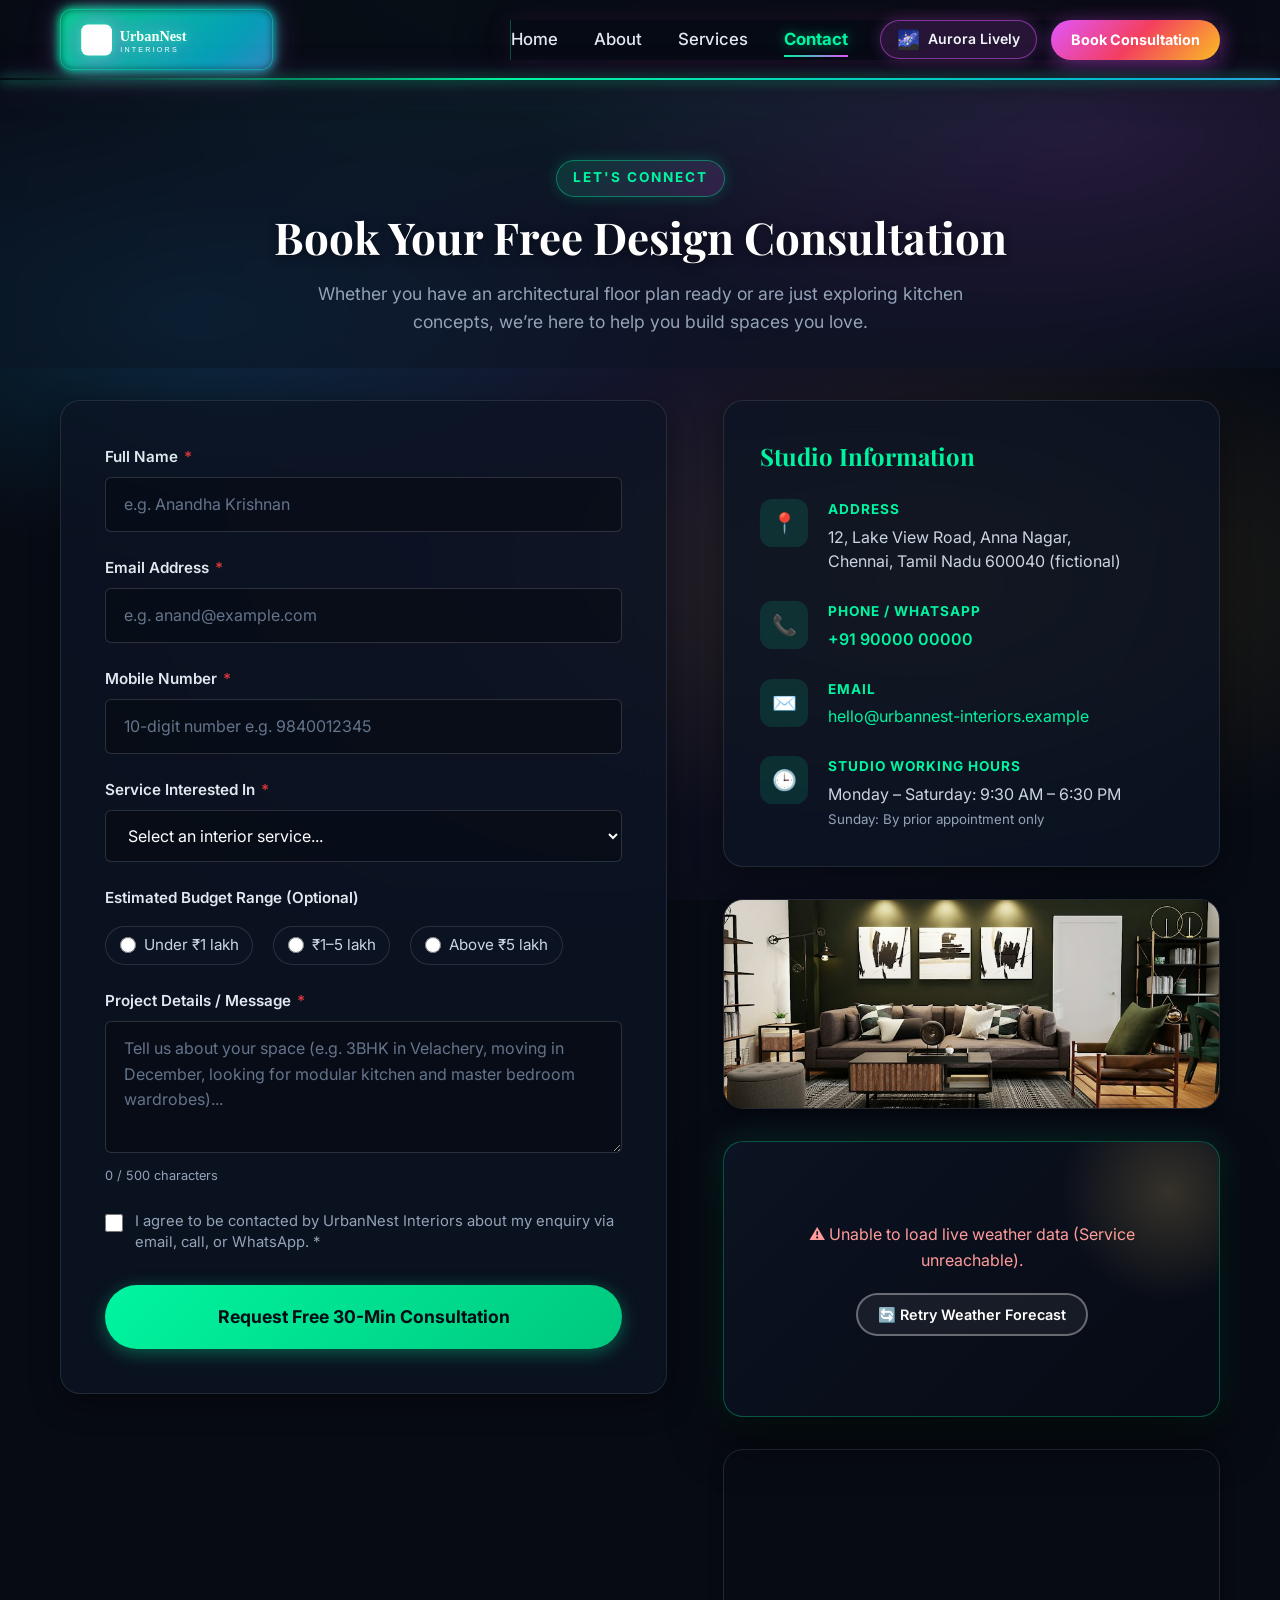
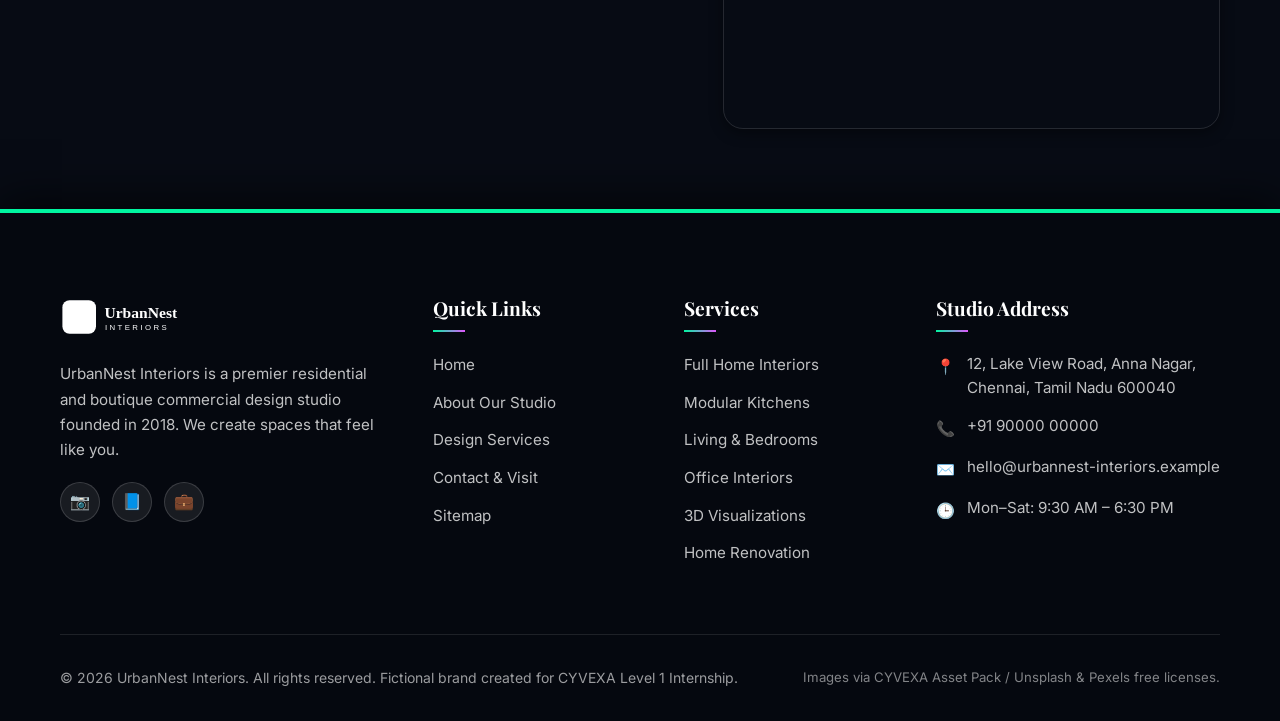
<file: contact.html>
<!DOCTYPE html>
<html lang="en" data-theme="aurora">
<head>
  <meta charset="UTF-8">
  <meta name="viewport" content="width=device-width, initial-scale=1.0">
  <title>Contact Us &amp; Book Consultation — UrbanNest Interiors Chennai</title>
  <meta name="description" content="Get in touch with UrbanNest Interiors in Anna Nagar, Chennai. Book a free 30-minute design consultation, check live weather for site visits, or call +91 90000 00000.">
  <meta name="keywords" content="contact interior designer Chennai, book interior consultation, Anna Nagar interior studio, interior quote Chennai">
  <meta name="author" content="UrbanNest Interiors">
  
  <meta property="og:title" content="Contact UrbanNest Interiors — Request a Free Consultation">
  <meta property="og:description" content="Talk to our lead architects and engineers. Schedule a site measurement or studio visit in Anna Nagar, Chennai.">
  <meta property="og:type" content="website">
  <meta property="og:image" content="images/hero.jpg">

  <link rel="icon" type="image/png" href="images/favicon.png">

  <link rel="preconnect" href="https://fonts.googleapis.com">
  <link rel="preconnect" href="https://fonts.gstatic.com" crossorigin>
  <link href="https://fonts.googleapis.com/css2?family=Inter:wght@400;500;600;700&family=Playfair+Display:ital,wght@0,600;0,700;1,600&display=swap" rel="stylesheet">

  <link rel="stylesheet" href="css/style.css">
  
  <!-- Instant Theme Initializer -->
  <script>
    (function() {
      const t = localStorage.getItem('urbannest-theme') || 'aurora';
      if (t === 'aurora') document.documentElement.setAttribute('data-theme', 'aurora');
    })();
  </script>
</head>
<body>
  <a href="#main-content" class="skip-to-content">Skip to main content</a>

  <!-- Header Landmark -->
  <header class="site-header">
    <div class="container nav-container">
      <a href="index.html" class="logo-link" aria-label="UrbanNest Interiors - Return to Homepage">
        <img src="images/logo.svg" alt="UrbanNest Interiors Logo" class="logo-img" width="180" height="45">
      </a>

      <button class="nav-toggle" id="navToggle" aria-label="Toggle navigation menu" aria-expanded="false" aria-controls="navMenu">
        <span class="hamburger-icon" aria-hidden="true">
          <span class="hamburger-line"></span>
          <span class="hamburger-line"></span>
          <span class="hamburger-line"></span>
        </span>
      </button>

      <nav class="nav-menu" id="navMenu" aria-label="Primary Navigation">
        <ul class="nav-list">
          <li><a href="index.html" class="nav-link">Home</a></li>
          <li><a href="about.html" class="nav-link">About</a></li>
          <li><a href="services.html" class="nav-link">Services</a></li>
          <li><a href="contact.html" class="nav-link active">Contact</a></li>
        </ul>
        <div class="nav-cta" style="display: flex; align-items: center; gap: 0.85rem;">
          <button class="theme-toggle-btn" id="themeToggle" type="button" aria-label="Toggle Aurora Lively Theme">
            <span class="theme-toggle-icon" aria-hidden="true">🌌</span>
            <span class="theme-toggle-label">Aurora Lively</span>
          </button>
          <a href="contact.html" class="btn btn-accent btn-sm">Book Consultation</a>
        </div>
      </nav>
    </div>
  </header>

  <div class="mobile-overlay" id="navOverlay" tabindex="-1" aria-hidden="true"></div>

  <main id="main-content">
    <!-- Contact Header -->
    <section class="section section-cream" aria-labelledby="contact-hero-heading" style="padding-bottom: 2rem;">
      <div class="container" style="text-align: center;">
        <span class="section-badge">Let's Connect</span>
        <h1 id="contact-hero-heading" class="section-title">Book Your Free Design Consultation</h1>
        <p class="section-subtitle" style="max-width: 680px; margin: 0 auto;">
          Whether you have an architectural floor plan ready or are just exploring kitchen concepts, we’re here to help you build spaces you love.
        </p>
      </div>
    </section>

    <!-- Main Contact & Form Section -->
    <section class="section section-light" aria-labelledby="form-section-heading" style="padding-top: 2rem;">
      <div class="container">
        <h2 id="form-section-heading" class="visually-hidden" style="position: absolute; width: 1px; height: 1px; overflow: hidden; clip: rect(0,0,0,0);">Consultation Request Form &amp; Location Details</h2>

        <div class="contact-layout-grid">
          <!-- Left Column: Form -->
          <div class="contact-card">
            <!-- Accessible Success Notification Banner -->
            <div id="formSuccessBanner" class="form-success-banner" role="status" aria-live="polite"></div>

            <form id="consultationForm" novalidate aria-label="Interior Design Consultation Enquiry Form">
              <!-- Field 1: Full Name -->
              <div class="form-group">
                <label for="fullName" class="form-label">
                  Full Name <span class="req-star" aria-hidden="true">*</span>
                </label>
                <input 
                  type="text" 
                  id="fullName" 
                  name="fullName" 
                  class="form-control" 
                  placeholder="e.g. Anandha Krishnan" 
                  required 
                  minlength="3"
                  autocomplete="name"
                  aria-describedby="fullNameError"
                >
                <div id="fullNameError" class="invalid-feedback" role="alert"></div>
              </div>

              <!-- Field 2: Email -->
              <div class="form-group">
                <label for="email" class="form-label">
                  Email Address <span class="req-star" aria-hidden="true">*</span>
                </label>
                <input 
                  type="email" 
                  id="email" 
                  name="email" 
                  class="form-control" 
                  placeholder="e.g. anand@example.com" 
                  required 
                  autocomplete="email"
                  aria-describedby="emailError"
                >
                <div id="emailError" class="invalid-feedback" role="alert"></div>
              </div>

              <!-- Field 3: Phone -->
              <div class="form-group">
                <label for="phone" class="form-label">
                  Mobile Number <span class="req-star" aria-hidden="true">*</span>
                </label>
                <input 
                  type="tel" 
                  id="phone" 
                  name="phone" 
                  class="form-control" 
                  placeholder="10-digit number e.g. 9840012345" 
                  required 
                  maxlength="10"
                  autocomplete="tel"
                  aria-describedby="phoneError"
                >
                <div id="phoneError" class="invalid-feedback" role="alert"></div>
              </div>

              <!-- Field 4: Service Interested In -->
              <div class="form-group">
                <label for="serviceInterested" class="form-label">
                  Service Interested In <span class="req-star" aria-hidden="true">*</span>
                </label>
                <select id="serviceInterested" name="serviceInterested" class="form-control" required aria-describedby="serviceError">
                  <option value="" disabled selected>Select an interior service...</option>
                  <option value="full-home">Full Home Interiors (1BHK / 2BHK / 3BHK / Villa)</option>
                  <option value="modular-kitchen">Modular Kitchen</option>
                  <option value="living-bedroom">Living &amp; Bedroom Design</option>
                  <option value="office-interiors">Office Interiors &amp; Workstations</option>
                  <option value="3d-design">3D Design &amp; Visualization</option>
                  <option value="renovation-makeover">Renovation &amp; Makeover</option>
                </select>
                <div id="serviceError" class="invalid-feedback" role="alert"></div>
              </div>

              <!-- Field 5: Budget Range (Optional Radio Buttons) -->
              <div class="form-group">
                <fieldset style="border: none; padding: 0; margin: 0;">
                  <legend class="form-label" style="font-weight: 600;">
                    Estimated Budget Range (Optional)
                  </legend>
                  <div class="radio-group-container">
                    <label class="radio-label">
                      <input type="radio" name="budgetRange" value="Under ₹1 lakh">
                      <span>Under ₹1 lakh</span>
                    </label>
                    <label class="radio-label">
                      <input type="radio" name="budgetRange" value="₹1–5 lakh">
                      <span>₹1–5 lakh</span>
                    </label>
                    <label class="radio-label">
                      <input type="radio" name="budgetRange" value="Above ₹5 lakh">
                      <span>Above ₹5 lakh</span>
                    </label>
                  </div>
                </fieldset>
              </div>

              <!-- Field 6: Message with Live Character Counter -->
              <div class="form-group">
                <label for="message" class="form-label">
                  Project Details / Message <span class="req-star" aria-hidden="true">*</span>
                </label>
                <textarea 
                  id="message" 
                  name="message" 
                  class="form-control" 
                  rows="4" 
                  placeholder="Tell us about your space (e.g. 3BHK in Velachery, moving in December, looking for modular kitchen and master bedroom wardrobes)..." 
                  required 
                  minlength="20" 
                  maxlength="500"
                  aria-describedby="messageError charCounter"
                ></textarea>
                <div class="char-counter-wrap">
                  <span id="messageError" class="invalid-feedback" role="alert" style="margin-top: 0;"></span>
                  <span id="charCounter" class="char-counter" aria-live="polite">0 / 500 characters</span>
                </div>
              </div>

              <!-- Field 7: Consent Checkbox -->
              <div class="form-group" style="margin-top: 1.5rem;">
                <label class="checkbox-wrap">
                  <input type="checkbox" id="consent" name="consent" required aria-describedby="consentError">
                  <span class="checkbox-text">
                    I agree to be contacted by UrbanNest Interiors about my enquiry via email, call, or WhatsApp. <span class="req-star" aria-hidden="true">*</span>
                  </span>
                </label>
                <div id="consentError" class="invalid-feedback" role="alert"></div>
              </div>

              <!-- Submit Button -->
              <div style="margin-top: 2rem;">
                <button type="submit" id="submitBtn" class="btn btn-primary btn-lg" style="width: 100%;">
                  Request Free 30-Min Consultation
                </button>
              </div>
            </form>
          </div>

          <!-- Right Column: Studio Info, Map & Weather -->
          <div class="contact-info-panel">
            <div class="info-box">
              <h3 style="font-family: var(--font-heading); font-size: 1.5rem; margin-bottom: 1.5rem; color: var(--color-primary);">
                Studio Information
              </h3>

              <div class="info-item">
                <div class="info-icon-wrap" aria-hidden="true">📍</div>
                <div>
                  <div class="info-label">Address</div>
                  <div class="info-val">
                    12, Lake View Road, Anna Nagar,<br>
                    Chennai, Tamil Nadu 600040 (fictional)
                  </div>
                </div>
              </div>

              <div class="info-item">
                <div class="info-icon-wrap" aria-hidden="true">📞</div>
                <div>
                  <div class="info-label">Phone / WhatsApp</div>
                  <div class="info-val">
                    <a href="tel:+919000000000" style="color: var(--color-primary); font-weight: 600;">
                      +91 90000 00000
                    </a>
                  </div>
                </div>
              </div>

              <div class="info-item">
                <div class="info-icon-wrap" aria-hidden="true">✉️</div>
                <div>
                  <div class="info-label">Email</div>
                  <div class="info-val">
                    <a href="mailto:hello@urbannest-interiors.example" style="color: var(--color-primary);">
                      hello@urbannest-interiors.example
                    </a>
                  </div>
                </div>
              </div>

              <div class="info-item">
                <div class="info-icon-wrap" aria-hidden="true">🕒</div>
                <div>
                  <div class="info-label">Studio Working Hours</div>
                  <div class="info-val">
                    Monday – Saturday: 9:30 AM – 6:30 PM<br>
                    <small style="color: var(--color-text-muted);">Sunday: By prior appointment only</small>
                  </div>
                </div>
              </div>
            </div>

            <!-- Studio Consultation Lounge & Material Gallery -->
            <div style="overflow: hidden; border-radius: var(--radius-lg); border: 1px solid var(--color-border); box-shadow: var(--shadow-sm); height: 210px;">
              <img src="images/studio-consultation.jpg" alt="UrbanNest Interiors Anna Nagar material consultation lounge and design library" style="width: 100%; height: 100%; object-fit: cover;" loading="lazy" width="400" height="210">
            </div>

            <!-- Live Open-Meteo Weather Advisory on Contact Page -->
            <div class="weather-widget-card" id="chennaiWeatherWidget" aria-live="polite">
              <div class="weather-loading" role="status">
                <div class="spinner" aria-hidden="true"></div>
                <p>Loading Chennai weather for on-site consultation planning...</p>
              </div>
            </div>

            <!-- Google Map Embedded Location -->
            <div class="map-container" aria-label="Interactive map showing UrbanNest Interiors in Anna Nagar Chennai">
              <iframe 
                src="https://www.google.com/maps/embed?pb=!1m18!1m12!1m3!1d3886.1368943147576!2d80.20815481482315!3d13.082729990783309!2m3!1f0!2f0!3f0!3m2!1i1024!2i768!4f13.1!3m3!1m2!1s0x3a526685f0b407b9%3A0xe54e19572b22bb8f!2sAnna%20Nagar%2C%20Chennai%2C%20Tamil%20Nadu!5e0!3m2!1sen!2sin!4v1680000000000!5m2!1sen!2sin" 
                title="UrbanNest Interiors Studio Location in Anna Nagar, Chennai" 
                loading="lazy" 
                referrerpolicy="no-referrer-when-downgrade"
                allowfullscreen>
              </iframe>
            </div>
          </div>
        </div>
      </div>
    </section>
  </main>

  <!-- Footer Landmark -->
  <footer class="site-footer">
    <div class="container">
      <div class="footer-grid">
        <div class="footer-brand-col">
          <img src="images/logo.svg" alt="UrbanNest Interiors" class="footer-logo" width="180" height="45">
          <p>
            UrbanNest Interiors is a premier residential and boutique commercial design studio founded in 2018. We create spaces that feel like you.
          </p>
          <div class="social-links">
            <a href="https://instagram.com" class="social-btn" aria-label="Instagram profile" target="_blank" rel="noopener noreferrer">📷</a>
            <a href="https://facebook.com" class="social-btn" aria-label="Facebook page" target="_blank" rel="noopener noreferrer">📘</a>
            <a href="https://linkedin.com" class="social-btn" aria-label="LinkedIn company page" target="_blank" rel="noopener noreferrer">💼</a>
          </div>
        </div>

        <div>
          <h4 class="footer-heading">Quick Links</h4>
          <ul class="footer-links-list">
            <li><a href="index.html" class="footer-link">Home</a></li>
            <li><a href="about.html" class="footer-link">About Our Studio</a></li>
            <li><a href="services.html" class="footer-link">Design Services</a></li>
            <li><a href="contact.html" class="footer-link">Contact &amp; Visit</a></li>
            <li><a href="docs/sitemap.md" class="footer-link">Sitemap</a></li>
          </ul>
        </div>

        <div>
          <h4 class="footer-heading">Services</h4>
          <ul class="footer-links-list">
            <li><a href="services.html" class="footer-link">Full Home Interiors</a></li>
            <li><a href="services.html" class="footer-link">Modular Kitchens</a></li>
            <li><a href="services.html" class="footer-link">Living &amp; Bedrooms</a></li>
            <li><a href="services.html" class="footer-link">Office Interiors</a></li>
            <li><a href="services.html" class="footer-link">3D Visualizations</a></li>
            <li><a href="services.html" class="footer-link">Home Renovation</a></li>
          </ul>
        </div>

        <div>
          <h4 class="footer-heading">Studio Address</h4>
          <div class="footer-contact-item">
            <span class="footer-contact-icon">📍</span>
            <span>12, Lake View Road, Anna Nagar, Chennai, Tamil Nadu 600040</span>
          </div>
          <div class="footer-contact-item">
            <span class="footer-contact-icon">📞</span>
            <span>+91 90000 00000</span>
          </div>
          <div class="footer-contact-item">
            <span class="footer-contact-icon">✉️</span>
            <span>hello@urbannest-interiors.example</span>
          </div>
          <div class="footer-contact-item">
            <span class="footer-contact-icon">🕒</span>
            <span>Mon–Sat: 9:30 AM – 6:30 PM</span>
          </div>
        </div>
      </div>

      <div class="footer-bottom">
        <div>
          &copy; 2026 UrbanNest Interiors. All rights reserved. Fictional brand created for CYVEXA Level 1 Internship.
        </div>
        <div class="footer-credits">
          Images via CYVEXA Asset Pack / Unsplash &amp; Pexels free licenses.
        </div>
      </div>
    </div>
  </footer>

  <button class="back-to-top" id="backToTopBtn" aria-label="Back to top of page">
    &#8593;
  </button>

  <script src="js/main.js"></script>
  <script src="js/form.js"></script>
  <script>
    // Pre-populate service dropdown if service parameter is in URL
    document.addEventListener('DOMContentLoaded', () => {
      const urlParams = new URLSearchParams(window.location.search);
      const serviceParam = urlParams.get('service');
      if (serviceParam) {
        const selectEl = document.getElementById('serviceInterested');
        if (selectEl) {
          selectEl.value = serviceParam;
        }
      }
    });
  </script>
</body>
</html>
</file>
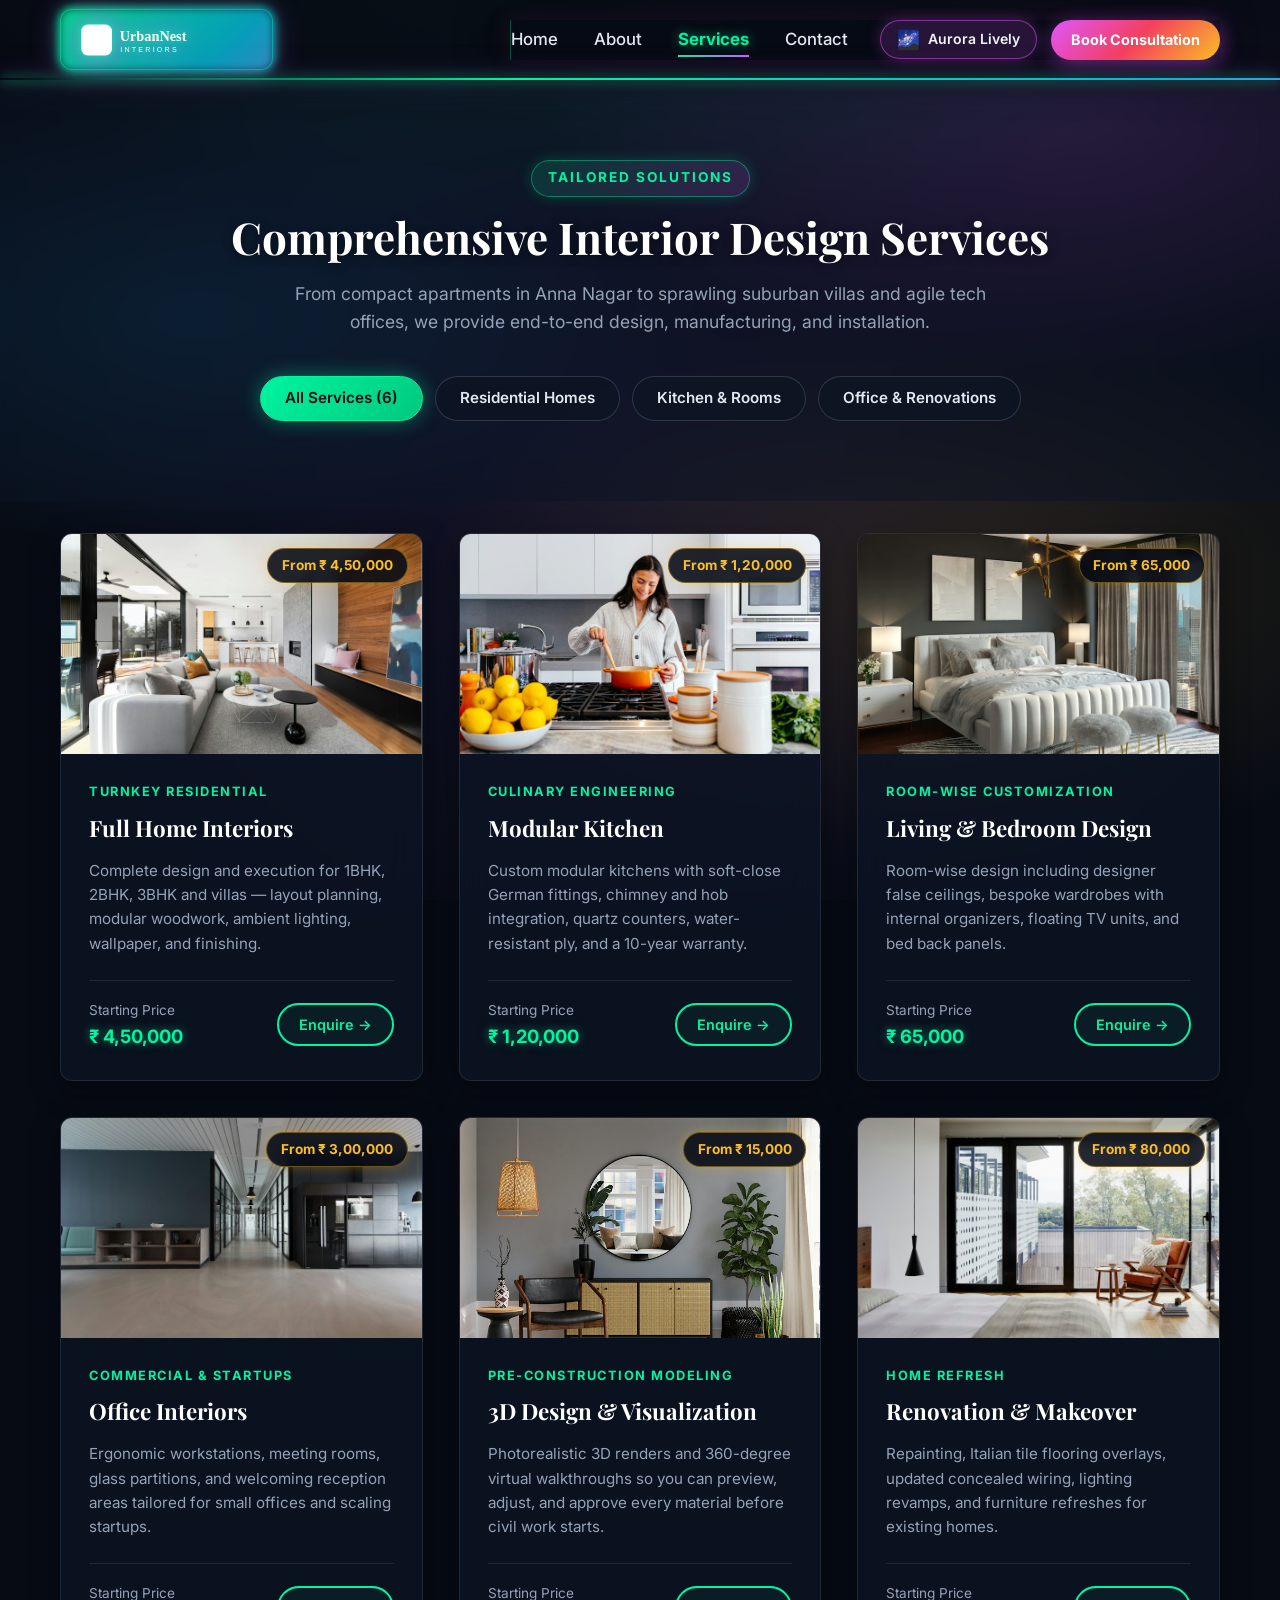
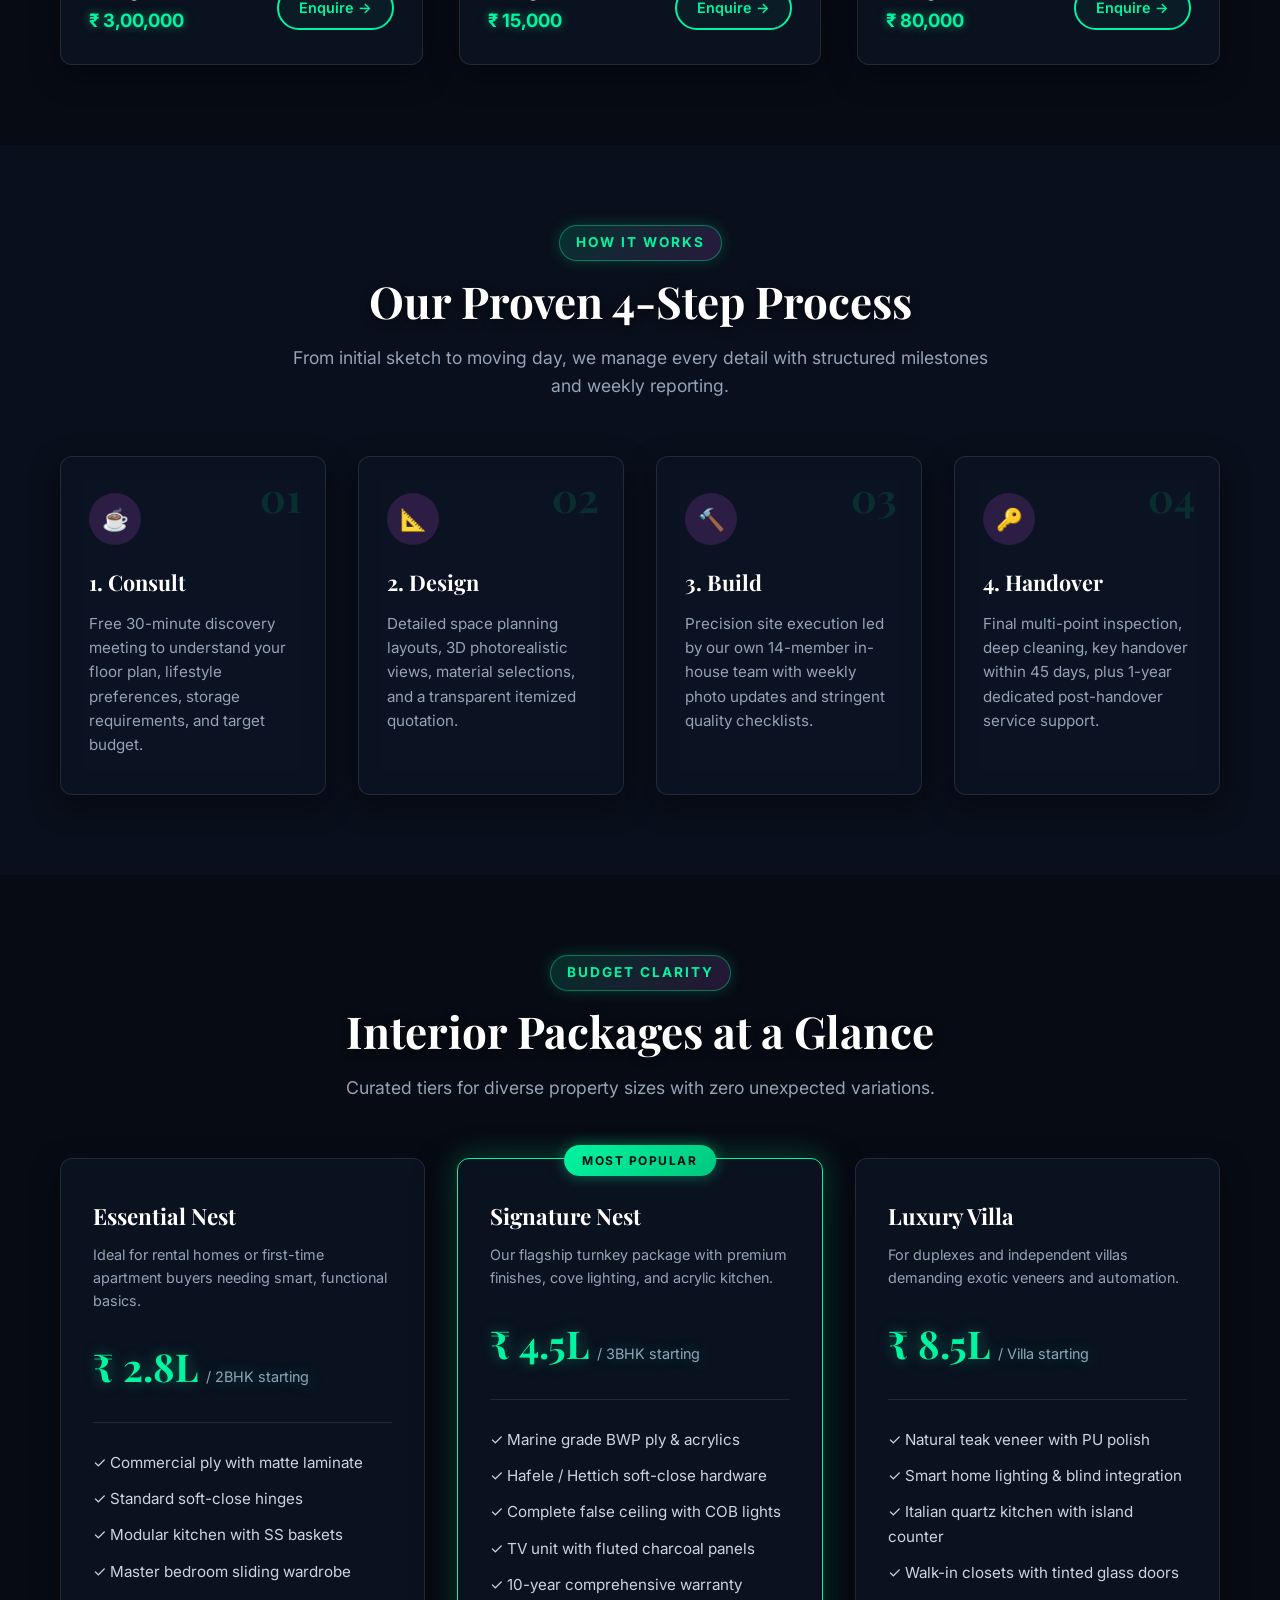
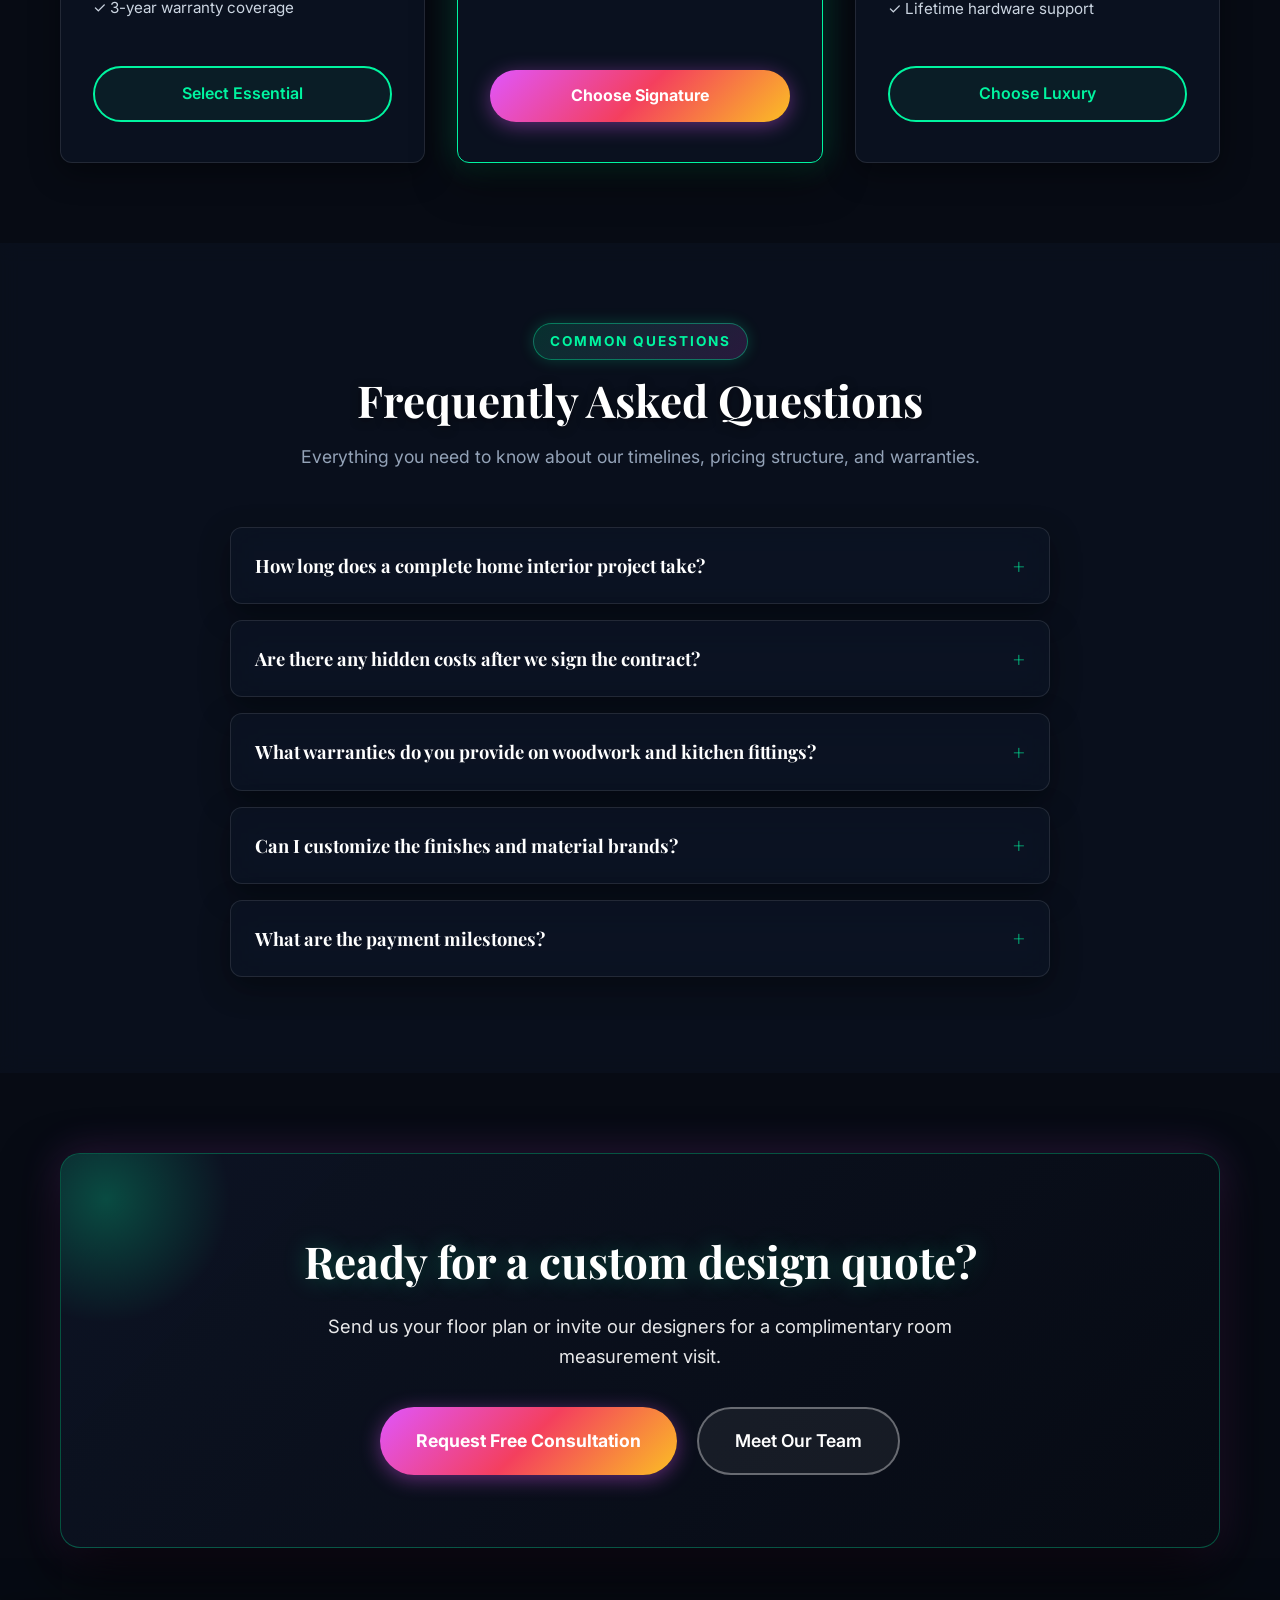
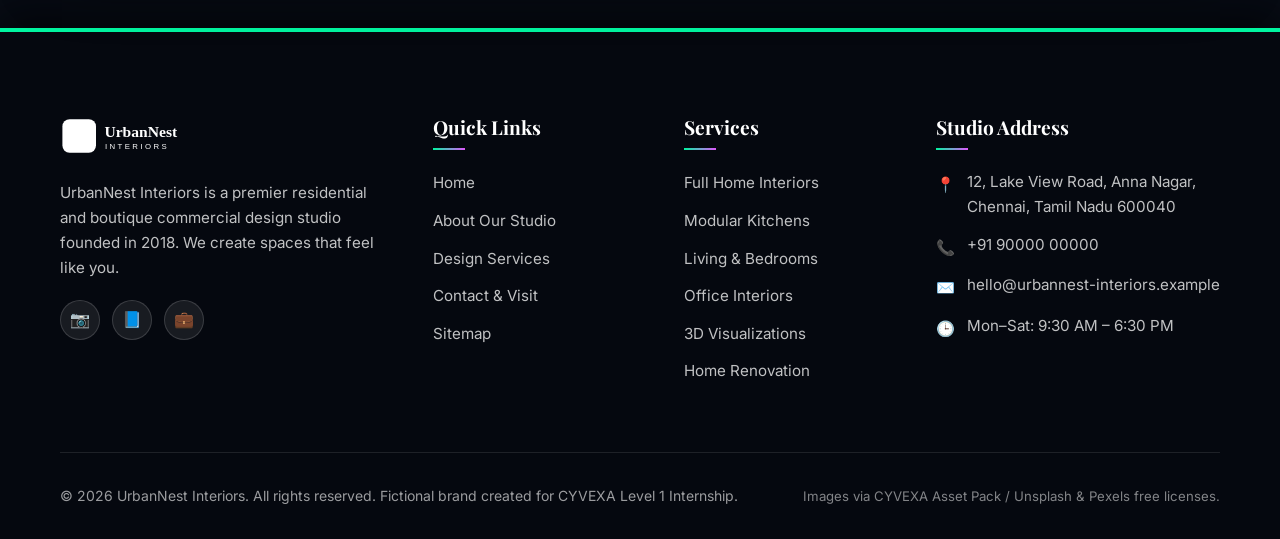
<file: services.html>
<!DOCTYPE html>
<html lang="en" data-theme="aurora">
<head>
  <meta charset="UTF-8">
  <meta name="viewport" content="width=device-width, initial-scale=1.0">
  <title>Interior Design Services &amp; Packages — UrbanNest Interiors Chennai</title>
  <meta name="description" content="Explore UrbanNest Interiors' full suite of design services: modular kitchens, turnkey home interiors, office workspaces, 3D renders, and renovations in Chennai.">
  <meta name="keywords" content="interior design packages Chennai, modular kitchen cost, 2BHK interior price Anna Nagar, turnkey interior designer Chennai">
  <meta name="author" content="UrbanNest Interiors">
  
  <meta property="og:title" content="UrbanNest Interiors — Services, Pricing &amp; 4-Step Design Process">
  <meta property="og:description" content="Transparent pricing and turnkey execution for residential homes and boutique workspaces across Chennai.">
  <meta property="og:type" content="website">
  <meta property="og:image" content="images/service-full-home.jpg">

  <link rel="icon" type="image/png" href="images/favicon.png">

  <link rel="preconnect" href="https://fonts.googleapis.com">
  <link rel="preconnect" href="https://fonts.gstatic.com" crossorigin>
  <link href="https://fonts.googleapis.com/css2?family=Inter:wght@400;500;600;700&family=Playfair+Display:ital,wght@0,600;0,700;1,600&display=swap" rel="stylesheet">

  <link rel="stylesheet" href="css/style.css">
  
  <!-- Instant Theme Initializer -->
  <script>
    (function() {
      const t = localStorage.getItem('urbannest-theme') || 'aurora';
      if (t === 'aurora') document.documentElement.setAttribute('data-theme', 'aurora');
    })();
  </script>
</head>
<body>
  <a href="#main-content" class="skip-to-content">Skip to main content</a>

  <!-- Header Landmark -->
  <header class="site-header">
    <div class="container nav-container">
      <a href="index.html" class="logo-link" aria-label="UrbanNest Interiors - Return to Homepage">
        <img src="images/logo.svg" alt="UrbanNest Interiors Logo" class="logo-img" width="180" height="45">
      </a>

      <button class="nav-toggle" id="navToggle" aria-label="Toggle navigation menu" aria-expanded="false" aria-controls="navMenu">
        <span class="hamburger-icon" aria-hidden="true">
          <span class="hamburger-line"></span>
          <span class="hamburger-line"></span>
          <span class="hamburger-line"></span>
        </span>
      </button>

      <nav class="nav-menu" id="navMenu" aria-label="Primary Navigation">
        <ul class="nav-list">
          <li><a href="index.html" class="nav-link">Home</a></li>
          <li><a href="about.html" class="nav-link">About</a></li>
          <li><a href="services.html" class="nav-link active">Services</a></li>
          <li><a href="contact.html" class="nav-link">Contact</a></li>
        </ul>
        <div class="nav-cta" style="display: flex; align-items: center; gap: 0.85rem;">
          <button class="theme-toggle-btn" id="themeToggle" type="button" aria-label="Toggle Aurora Lively Theme">
            <span class="theme-toggle-icon" aria-hidden="true">🌌</span>
            <span class="theme-toggle-label">Aurora Lively</span>
          </button>
          <a href="contact.html" class="btn btn-accent btn-sm">Book Consultation</a>
        </div>
      </nav>
    </div>
  </header>

  <div class="mobile-overlay" id="navOverlay" tabindex="-1" aria-hidden="true"></div>

  <main id="main-content">
    <!-- Hero Header -->
    <section class="section section-cream" aria-labelledby="services-hero-heading" style="padding-bottom: 2rem;">
      <div class="container" style="text-align: center;">
        <span class="section-badge">Tailored Solutions</span>
        <h1 id="services-hero-heading" class="section-title">Comprehensive Interior Design Services</h1>
        <p class="section-subtitle" style="max-width: 720px; margin: 0 auto 2.5rem;">
          From compact apartments in Anna Nagar to sprawling suburban villas and agile tech offices, we provide end-to-end design, manufacturing, and installation.
        </p>

        <!-- Interactive Category Filter Buttons -->
        <div class="services-filter-nav" role="toolbar" aria-label="Filter services by category">
          <button type="button" class="filter-btn active" data-filter="all">All Services (6)</button>
          <button type="button" class="filter-btn" data-filter="residential">Residential Homes</button>
          <button type="button" class="filter-btn" data-filter="modular">Kitchen &amp; Rooms</button>
          <button type="button" class="filter-btn" data-filter="commercial">Office &amp; Renovations</button>
        </div>
      </div>
    </section>

    <!-- Services Cards Grid Section -->
    <section class="section section-light" aria-labelledby="all-services-heading" style="padding-top: 2rem;">
      <div class="container">
        <h2 id="all-services-heading" class="visually-hidden" style="position: absolute; width: 1px; height: 1px; overflow: hidden; clip: rect(0,0,0,0);">Available Design Services</h2>
        
        <div class="services-grid" id="servicesGrid">
          <!-- Service 1: Full Home Interiors -->
          <article class="service-card" data-category="residential">
            <div class="service-img-wrapper">
              <img src="images/service-full-home.jpg" alt="Turnkey full home interior with bespoke woodwork and cohesive palette" class="service-img" loading="lazy" width="380" height="220">
              <span class="service-price-tag">From ₹ 4,50,000</span>
            </div>
            <div class="service-body">
              <span class="service-category">Turnkey Residential</span>
              <h3 class="service-title">Full Home Interiors</h3>
              <p class="service-desc">
                Complete design and execution for 1BHK, 2BHK, 3BHK and villas — layout planning, modular woodwork, ambient lighting, wallpaper, and finishing.
              </p>
              <div class="service-footer">
                <div>
                  <span class="service-price-label">Starting Price</span>
                  <div class="service-price-amount">₹ 4,50,000</div>
                </div>
                <a href="contact.html?service=full-home" class="btn btn-sm btn-outline">Enquire &rarr;</a>
              </div>
            </div>
          </article>

          <!-- Service 2: Modular Kitchen -->
          <article class="service-card" data-category="modular">
            <div class="service-img-wrapper">
              <img src="images/service-kitchen.jpg" alt="Ergonomic modular kitchen with soft-close tandem drawers and built-in appliances" class="service-img" loading="lazy" width="380" height="220">
              <span class="service-price-tag">From ₹ 1,20,000</span>
            </div>
            <div class="service-body">
              <span class="service-category">Culinary Engineering</span>
              <h3 class="service-title">Modular Kitchen</h3>
              <p class="service-desc">
                Custom modular kitchens with soft-close German fittings, chimney and hob integration, quartz counters, water-resistant ply, and a 10-year warranty.
              </p>
              <div class="service-footer">
                <div>
                  <span class="service-price-label">Starting Price</span>
                  <div class="service-price-amount">₹ 1,20,000</div>
                </div>
                <a href="contact.html?service=modular-kitchen" class="btn btn-sm btn-outline">Enquire &rarr;</a>
              </div>
            </div>
          </article>

          <!-- Service 3: Living & Bedroom Design -->
          <article class="service-card" data-category="modular">
            <div class="service-img-wrapper">
              <img src="images/service-living-bedroom.jpg" alt="Contemporary master bedroom with custom headboard, acoustic ceiling, and wardrobe" class="service-img" loading="lazy" width="380" height="220">
              <span class="service-price-tag">From ₹ 65,000</span>
            </div>
            <div class="service-body">
              <span class="service-category">Room-Wise Customization</span>
              <h3 class="service-title">Living &amp; Bedroom Design</h3>
              <p class="service-desc">
                Room-wise design including designer false ceilings, bespoke wardrobes with internal organizers, floating TV units, and bed back panels.
              </p>
              <div class="service-footer">
                <div>
                  <span class="service-price-label">Starting Price</span>
                  <div class="service-price-amount">₹ 65,000</div>
                </div>
                <a href="contact.html?service=living-bedroom" class="btn btn-sm btn-outline">Enquire &rarr;</a>
              </div>
            </div>
          </article>

          <!-- Service 4: Office Interiors -->
          <article class="service-card" data-category="commercial">
            <div class="service-img-wrapper">
              <img src="images/service-office.jpg" alt="Collaborative open-plan office interior with acoustic phone booths and modern desks" class="service-img" loading="lazy" width="380" height="220">
              <span class="service-price-tag">From ₹ 3,00,000</span>
            </div>
            <div class="service-body">
              <span class="service-category">Commercial &amp; Startups</span>
              <h3 class="service-title">Office Interiors</h3>
              <p class="service-desc">
                Ergonomic workstations, meeting rooms, glass partitions, and welcoming reception areas tailored for small offices and scaling startups.
              </p>
              <div class="service-footer">
                <div>
                  <span class="service-price-label">Starting Price</span>
                  <div class="service-price-amount">₹ 3,00,000</div>
                </div>
                <a href="contact.html?service=office-interiors" class="btn btn-sm btn-outline">Enquire &rarr;</a>
              </div>
            </div>
          </article>

          <!-- Service 5: 3D Design & Visualization -->
          <article class="service-card" data-category="residential">
            <div class="service-img-wrapper">
              <img src="images/service-3d.jpg" alt="Photorealistic 3D interior render displaying accurate lighting and material textures" class="service-img" loading="lazy" width="380" height="220">
              <span class="service-price-tag">From ₹ 15,000</span>
            </div>
            <div class="service-body">
              <span class="service-category">Pre-Construction Modeling</span>
              <h3 class="service-title">3D Design &amp; Visualization</h3>
              <p class="service-desc">
                Photorealistic 3D renders and 360-degree virtual walkthroughs so you can preview, adjust, and approve every material before civil work starts.
              </p>
              <div class="service-footer">
                <div>
                  <span class="service-price-label">Starting Price</span>
                  <div class="service-price-amount">₹ 15,000</div>
                </div>
                <a href="contact.html?service=3d-design" class="btn btn-sm btn-outline">Enquire &rarr;</a>
              </div>
            </div>
          </article>

          <!-- Service 6: Renovation & Makeover -->
          <article class="service-card" data-category="commercial">
            <div class="service-img-wrapper">
              <img src="images/service-renovation.jpg" alt="Transformed living space after modern flooring upgrade, repainting, and lighting revamp" class="service-img" loading="lazy" width="380" height="220">
              <span class="service-price-tag">From ₹ 80,000</span>
            </div>
            <div class="service-body">
              <span class="service-category">Home Refresh</span>
              <h3 class="service-title">Renovation &amp; Makeover</h3>
              <p class="service-desc">
                Repainting, Italian tile flooring overlays, updated concealed wiring, lighting revamps, and furniture refreshes for existing homes.
              </p>
              <div class="service-footer">
                <div>
                  <span class="service-price-label">Starting Price</span>
                  <div class="service-price-amount">₹ 80,000</div>
                </div>
                <a href="contact.html?service=renovation-makeover" class="btn btn-sm btn-outline">Enquire &rarr;</a>
              </div>
            </div>
          </article>
        </div>
      </div>
    </section>

    <!-- Our Process (4 Steps from Brief) -->
    <section class="section section-cream" aria-labelledby="process-heading">
      <div class="container">
        <div class="section-header">
          <span class="section-badge">How It Works</span>
          <h2 id="process-heading" class="section-title">Our Proven 4-Step Process</h2>
          <p class="section-subtitle">
            From initial sketch to moving day, we manage every detail with structured milestones and weekly reporting.
          </p>
        </div>

        <div class="process-grid">
          <!-- Step 1 -->
          <div class="process-step">
            <span class="step-number" aria-hidden="true">01</span>
            <div class="step-icon-wrap" aria-hidden="true">☕</div>
            <h3 class="step-title">1. Consult</h3>
            <p class="step-desc">
              Free 30-minute discovery meeting to understand your floor plan, lifestyle preferences, storage requirements, and target budget.
            </p>
          </div>

          <!-- Step 2 -->
          <div class="process-step">
            <span class="step-number" aria-hidden="true">02</span>
            <div class="step-icon-wrap" aria-hidden="true">📐</div>
            <h3 class="step-title">2. Design</h3>
            <p class="step-desc">
              Detailed space planning layouts, 3D photorealistic views, material selections, and a transparent itemized quotation.
            </p>
          </div>

          <!-- Step 3 -->
          <div class="process-step">
            <span class="step-number" aria-hidden="true">03</span>
            <div class="step-icon-wrap" aria-hidden="true">🔨</div>
            <h3 class="step-title">3. Build</h3>
            <p class="step-desc">
              Precision site execution led by our own 14-member in-house team with weekly photo updates and stringent quality checklists.
            </p>
          </div>

          <!-- Step 4 -->
          <div class="process-step">
            <span class="step-number" aria-hidden="true">04</span>
            <div class="step-icon-wrap" aria-hidden="true">🔑</div>
            <h3 class="step-title">4. Handover</h3>
            <p class="step-desc">
              Final multi-point inspection, deep cleaning, key handover within 45 days, plus 1-year dedicated post-handover service support.
            </p>
          </div>
        </div>
      </div>
    </section>

    <!-- Transparent Package Comparison Table -->
    <section class="section section-light" aria-labelledby="pricing-heading">
      <div class="container">
        <div class="section-header">
          <span class="section-badge">Budget Clarity</span>
          <h2 id="pricing-heading" class="section-title">Interior Packages at a Glance</h2>
          <p class="section-subtitle">
            Curated tiers for diverse property sizes with zero unexpected variations.
          </p>
        </div>

        <div class="pricing-grid">
          <!-- Essential Tier -->
          <div class="pricing-card">
            <h3 class="pricing-title">Essential Nest</h3>
            <p class="pricing-desc">Ideal for rental homes or first-time apartment buyers needing smart, functional basics.</p>
            <div class="pricing-rate">
              ₹ 2.8L <span>/ 2BHK starting</span>
            </div>
            <div class="pricing-features-list">
              <div class="pricing-feature-item">✓ Commercial ply with matte laminate</div>
              <div class="pricing-feature-item">✓ Standard soft-close hinges</div>
              <div class="pricing-feature-item">✓ Modular kitchen with SS baskets</div>
              <div class="pricing-feature-item">✓ Master bedroom sliding wardrobe</div>
              <div class="pricing-feature-item">✓ 3-year warranty coverage</div>
            </div>
            <a href="contact.html" class="btn btn-outline" style="width: 100%;">Select Essential</a>
          </div>

          <!-- Premium Tier -->
          <div class="pricing-card featured">
            <span class="pricing-popular-badge">Most Popular</span>
            <h3 class="pricing-title">Signature Nest</h3>
            <p class="pricing-desc">Our flagship turnkey package with premium finishes, cove lighting, and acrylic kitchen.</p>
            <div class="pricing-rate">
              ₹ 4.5L <span>/ 3BHK starting</span>
            </div>
            <div class="pricing-features-list">
              <div class="pricing-feature-item">✓ Marine grade BWP ply &amp; acrylics</div>
              <div class="pricing-feature-item">✓ Hafele / Hettich soft-close hardware</div>
              <div class="pricing-feature-item">✓ Complete false ceiling with COB lights</div>
              <div class="pricing-feature-item">✓ TV unit with fluted charcoal panels</div>
              <div class="pricing-feature-item">✓ 10-year comprehensive warranty</div>
            </div>
            <a href="contact.html" class="btn btn-accent" style="width: 100%;">Choose Signature</a>
          </div>

          <!-- Luxury Tier -->
          <div class="pricing-card">
            <h3 class="pricing-title">Luxury Villa</h3>
            <p class="pricing-desc">For duplexes and independent villas demanding exotic veneers and automation.</p>
            <div class="pricing-rate">
              ₹ 8.5L <span>/ Villa starting</span>
            </div>
            <div class="pricing-features-list">
              <div class="pricing-feature-item">✓ Natural teak veneer with PU polish</div>
              <div class="pricing-feature-item">✓ Smart home lighting &amp; blind integration</div>
              <div class="pricing-feature-item">✓ Italian quartz kitchen with island counter</div>
              <div class="pricing-feature-item">✓ Walk-in closets with tinted glass doors</div>
              <div class="pricing-feature-item">✓ Lifetime hardware support</div>
            </div>
            <a href="contact.html" class="btn btn-outline" style="width: 100%;">Choose Luxury</a>
          </div>
        </div>
      </div>
    </section>

    <!-- FAQ Accordion Section -->
    <section class="section section-cream" aria-labelledby="faq-heading">
      <div class="container">
        <div class="section-header">
          <span class="section-badge">Common Questions</span>
          <h2 id="faq-heading" class="section-title">Frequently Asked Questions</h2>
          <p class="section-subtitle">
            Everything you need to know about our timelines, pricing structure, and warranties.
          </p>
        </div>

        <div class="faq-wrap">
          <!-- FAQ 1 -->
          <div class="faq-item">
            <button class="faq-question-btn" aria-expanded="false">
              <span>How long does a complete home interior project take?</span>
              <span class="faq-icon" aria-hidden="true">+</span>
            </button>
            <div class="faq-answer">
              <div class="faq-answer-inner">
                Our standard execution timeline is strictly 45 working days from design finalization to handover. For large multi-story villas (4BHK+), the timeline ranges between 60 to 75 days. You receive weekly milestone photo updates from our project manager.
              </div>
            </div>
          </div>

          <!-- FAQ 2 -->
          <div class="faq-item">
            <button class="faq-question-btn" aria-expanded="false">
              <span>Are there any hidden costs after we sign the contract?</span>
              <span class="faq-icon" aria-hidden="true">+</span>
            </button>
            <div class="faq-answer">
              <div class="faq-answer-inner">
                No. UrbanNest operates on a 100% transparent pricing policy. We provide an itemized Bill of Quantities (BOQ) covering materials, hardware, electrical, paint, and labor before work begins. Unless you request layout changes midway, the final price remains fixed.
              </div>
            </div>
          </div>

          <!-- FAQ 3 -->
          <div class="faq-item">
            <button class="faq-question-btn" aria-expanded="false">
              <span>What warranties do you provide on woodwork and kitchen fittings?</span>
              <span class="faq-icon" aria-hidden="true">+</span>
            </button>
            <div class="faq-answer">
              <div class="faq-answer-inner">
                We offer up to a 10-year warranty on factory-manufactured woodwork, anti-termite and moisture-resistant BWP plywood, and lifetime warranties on premium soft-close fittings from certified partners like Hettich and Hafele. Plus, every project includes 1 year of free service support.
              </div>
            </div>
          </div>

          <!-- FAQ 4 -->
          <div class="faq-item">
            <button class="faq-question-btn" aria-expanded="false">
              <span>Can I customize the finishes and material brands?</span>
              <span class="faq-icon" aria-hidden="true">+</span>
            </button>
            <div class="faq-answer">
              <div class="faq-answer-inner">
                Absolutely! Our Anna Nagar studio houses physical catalogs and sample swatches of Italian laminates, acrylics, natural veneers, quartz surfaces, and fabrics. Sneha and Ananya will guide you through combinations that fit both your aesthetics and durability needs.
              </div>
            </div>
          </div>

          <!-- FAQ 5 -->
          <div class="faq-item">
            <button class="faq-question-btn" aria-expanded="false">
              <span>What are the payment milestones?</span>
              <span class="faq-icon" aria-hidden="true">+</span>
            </button>
            <div class="faq-answer">
              <div class="faq-answer-inner">
                We believe in milestone-based fairness: 10% on booking &amp; 3D finalization, 40% on procurement of factory-pressed boards, 40% on completion of woodwork installation on site, and the remaining 10% on final handover and sign-off.
              </div>
            </div>
          </div>
        </div>
      </div>
    </section>

    <!-- Consultation CTA -->
    <section class="section section-light" aria-label="Book your consultation">
      <div class="container">
        <div class="cta-banner">
          <h2 class="cta-title">Ready for a custom design quote?</h2>
          <p class="cta-desc">
            Send us your floor plan or invite our designers for a complimentary room measurement visit.
          </p>
          <div class="cta-buttons">
            <a href="contact.html" class="btn btn-accent btn-lg">Request Free Consultation</a>
            <a href="about.html" class="btn btn-outline-white btn-lg">Meet Our Team</a>
          </div>
        </div>
      </div>
    </section>
  </main>

  <!-- Footer Landmark -->
  <footer class="site-footer">
    <div class="container">
      <div class="footer-grid">
        <div class="footer-brand-col">
          <img src="images/logo.svg" alt="UrbanNest Interiors" class="footer-logo" width="180" height="45">
          <p>
            UrbanNest Interiors is a premier residential and boutique commercial design studio founded in 2018. We create spaces that feel like you.
          </p>
          <div class="social-links">
            <a href="https://instagram.com" class="social-btn" aria-label="Instagram profile" target="_blank" rel="noopener noreferrer">📷</a>
            <a href="https://facebook.com" class="social-btn" aria-label="Facebook page" target="_blank" rel="noopener noreferrer">📘</a>
            <a href="https://linkedin.com" class="social-btn" aria-label="LinkedIn company page" target="_blank" rel="noopener noreferrer">💼</a>
          </div>
        </div>

        <div>
          <h4 class="footer-heading">Quick Links</h4>
          <ul class="footer-links-list">
            <li><a href="index.html" class="footer-link">Home</a></li>
            <li><a href="about.html" class="footer-link">About Our Studio</a></li>
            <li><a href="services.html" class="footer-link">Design Services</a></li>
            <li><a href="contact.html" class="footer-link">Contact &amp; Visit</a></li>
            <li><a href="docs/sitemap.md" class="footer-link">Sitemap</a></li>
          </ul>
        </div>

        <div>
          <h4 class="footer-heading">Services</h4>
          <ul class="footer-links-list">
            <li><a href="services.html" class="footer-link">Full Home Interiors</a></li>
            <li><a href="services.html" class="footer-link">Modular Kitchens</a></li>
            <li><a href="services.html" class="footer-link">Living &amp; Bedrooms</a></li>
            <li><a href="services.html" class="footer-link">Office Interiors</a></li>
            <li><a href="services.html" class="footer-link">3D Visualizations</a></li>
            <li><a href="services.html" class="footer-link">Home Renovation</a></li>
          </ul>
        </div>

        <div>
          <h4 class="footer-heading">Studio Address</h4>
          <div class="footer-contact-item">
            <span class="footer-contact-icon">📍</span>
            <span>12, Lake View Road, Anna Nagar, Chennai, Tamil Nadu 600040</span>
          </div>
          <div class="footer-contact-item">
            <span class="footer-contact-icon">📞</span>
            <span>+91 90000 00000</span>
          </div>
          <div class="footer-contact-item">
            <span class="footer-contact-icon">✉️</span>
            <span>hello@urbannest-interiors.example</span>
          </div>
          <div class="footer-contact-item">
            <span class="footer-contact-icon">🕒</span>
            <span>Mon–Sat: 9:30 AM – 6:30 PM</span>
          </div>
        </div>
      </div>

      <div class="footer-bottom">
        <div>
          &copy; 2026 UrbanNest Interiors. All rights reserved. Fictional brand created for CYVEXA Level 1 Internship.
        </div>
        <div class="footer-credits">
          Images via CYVEXA Asset Pack / Unsplash &amp; Pexels free licenses.
        </div>
      </div>
    </div>
  </footer>

  <button class="back-to-top" id="backToTopBtn" aria-label="Back to top of page">
    &#8593;
  </button>

  <script src="js/main.js"></script>
</body>
</html>
</file>
<file: css/style.css>
/* ==========================================================================
   UrbanNest Interiors — Main Stylesheet
   CYVEXA Level 1 Internship Project
   Brand Palette:
     - Primary / Deep Green : #2F5D50
     - Accent / Warm Gold   : #E9C46A
     - Background / Cream   : #F4F1EA
     - Text / Charcoal      : #264653
     - Neutral / White      : #FFFFFF
   ========================================================================== */

/* --- CSS Variables & Design Tokens --- */
:root {
  --color-primary: #2F5D50;
  --color-primary-dark: #224339;
  --color-primary-light: #417566;
  --color-accent: #E9C46A;
  --color-accent-hover: #dcb353;
  --color-bg: #F4F1EA;
  --color-bg-card: #FFFFFF;
  --color-text: #264653;
  --color-text-muted: #57707d;
  --color-white: #FFFFFF;
  --color-border: #E0DDD5;
  --color-error: #D9383A;
  --color-error-bg: #FDE8E8;
  --color-success: #2A9D8F;
  --color-success-bg: #E8F7F5;

  --font-heading: 'Playfair Display', Georgia, 'Times New Roman', serif;
  --font-body: 'Inter', -apple-system, BlinkMacSystemFont, 'Segoe UI', Roboto, Helvetica, Arial, sans-serif;

  --shadow-sm: 0 2px 6px rgba(38, 70, 83, 0.06);
  --shadow-md: 0 8px 20px rgba(38, 70, 83, 0.08);
  --shadow-lg: 0 16px 36px rgba(38, 70, 83, 0.12);
  --shadow-hover: 0 14px 28px rgba(47, 93, 80, 0.15);

  --radius-sm: 6px;
  --radius-md: 12px;
  --radius-lg: 20px;
  --radius-full: 9999px;

  --transition-fast: 0.2s ease;
  --transition-base: 0.3s ease;
  --transition-smooth: 0.4s cubic-bezier(0.16, 1, 0.3, 1);

  --header-height: 80px;
  --container-max: 1200px;
}

/* --- Reset & Global Baseline --- */
*, *::before, *::after {
  box-sizing: border-box;
  margin: 0;
  padding: 0;
}

html {
  font-size: 16px;
  scroll-behavior: smooth;
  -webkit-text-size-adjust: 100%;
}

body {
  font-family: var(--font-body);
  color: var(--color-text);
  background-color: var(--color-bg);
  line-height: 1.6;
  min-height: 100vh;
  display: flex;
  flex-direction: column;
  overflow-x: hidden;
}

img, picture, svg, video {
  max-width: 100%;
  height: auto;
  display: block;
}

input, button, textarea, select {
  font: inherit;
  color: inherit;
}

a {
  color: inherit;
  text-decoration: none;
  transition: color var(--transition-fast);
}

ul, ol {
  list-style: none;
}

/* --- Accessibility & Focus Indicators --- */
:focus-visible {
  outline: 3px solid var(--color-accent);
  outline-offset: 3px;
  border-radius: var(--radius-sm);
}

.skip-to-content {
  position: absolute;
  top: -60px;
  left: 20px;
  background: var(--color-accent);
  color: var(--color-text);
  font-weight: 700;
  padding: 10px 18px;
  z-index: 9999;
  border-radius: var(--radius-sm);
  transition: top var(--transition-fast);
}

.skip-to-content:focus {
  top: 15px;
}

/* --- Layout & Container --- */
.container {
  width: 100%;
  max-width: var(--container-max);
  margin-inline: auto;
  padding-inline: 1.25rem;
}

main {
  flex: 1 0 auto;
}

.section {
  padding-block: 5rem;
}

.section-light {
  background-color: var(--color-white);
}

.section-cream {
  background-color: var(--color-bg);
}

.section-dark {
  background-color: var(--color-primary);
  color: var(--color-white);
}

.section-header {
  text-align: center;
  max-width: 720px;
  margin-inline: auto;
  margin-bottom: 3.5rem;
}

.section-badge {
  display: inline-block;
  background-color: rgba(233, 196, 106, 0.25);
  color: var(--color-primary-dark);
  font-size: 0.85rem;
  font-weight: 700;
  text-transform: uppercase;
  letter-spacing: 2px;
  padding: 0.4rem 1rem;
  border-radius: var(--radius-full);
  margin-bottom: 0.75rem;
  border: 1px solid rgba(233, 196, 106, 0.4);
}

.section-dark .section-badge {
  background-color: rgba(233, 196, 106, 0.2);
  color: var(--color-accent);
  border-color: rgba(233, 196, 106, 0.4);
}

.section-title {
  font-family: var(--font-heading);
  font-size: clamp(2rem, 3.5vw, 2.75rem);
  font-weight: 700;
  color: inherit;
  line-height: 1.25;
  margin-bottom: 1rem;
}

.section-subtitle {
  font-size: 1.1rem;
  color: var(--color-text-muted);
  line-height: 1.6;
}

.section-dark .section-subtitle {
  color: rgba(255, 255, 255, 0.85);
}

/* --- Buttons --- */
.btn {
  display: inline-flex;
  align-items: center;
  justify-content: center;
  gap: 0.5rem;
  font-weight: 600;
  font-size: 1rem;
  padding: 0.85rem 1.85rem;
  border-radius: var(--radius-full);
  border: 2px solid transparent;
  cursor: pointer;
  transition: all var(--transition-base);
  text-align: center;
  min-height: 48px; /* Touch target safety */
}

.btn-primary {
  background-color: var(--color-primary);
  color: var(--color-white);
}

.btn-primary:hover {
  background-color: var(--color-primary-dark);
  transform: translateY(-2px);
  box-shadow: var(--shadow-hover);
}

.btn-accent {
  background-color: var(--color-accent);
  color: var(--color-text);
  font-weight: 700;
}

.btn-accent:hover {
  background-color: var(--color-accent-hover);
  transform: translateY(-2px);
  box-shadow: 0 8px 18px rgba(233, 196, 106, 0.35);
}

.btn-outline {
  border-color: var(--color-primary);
  color: var(--color-primary);
  background: transparent;
}

.btn-outline:hover {
  background-color: var(--color-primary);
  color: var(--color-white);
  transform: translateY(-2px);
}

.btn-outline-white {
  border-color: var(--color-white);
  color: var(--color-white);
  background: transparent;
}

.btn-outline-white:hover {
  background-color: var(--color-white);
  color: var(--color-primary);
  transform: translateY(-2px);
}

.btn-sm {
  padding: 0.5rem 1.25rem;
  font-size: 0.9rem;
  min-height: 40px;
}

.btn-lg {
  padding: 1.1rem 2.25rem;
  font-size: 1.1rem;
}

.btn:disabled {
  opacity: 0.6;
  cursor: not-allowed;
  transform: none !important;
  box-shadow: none !important;
}

/* --- Header & Navigation --- */
.site-header {
  position: sticky;
  top: 0;
  width: 100%;
  height: var(--header-height);
  background-color: rgba(244, 241, 234, 0.95);
  backdrop-filter: blur(10px);
  -webkit-backdrop-filter: blur(10px);
  z-index: 1000;
  border-bottom: 1px solid var(--color-border);
  transition: all var(--transition-base);
}

.site-header.scrolled {
  background-color: rgba(255, 255, 255, 0.98);
  box-shadow: var(--shadow-sm);
  height: 70px;
}

.nav-container {
  display: flex;
  align-items: center;
  justify-content: space-between;
  height: 100%;
}

.logo-link {
  display: inline-flex;
  align-items: center;
  gap: 0.75rem;
  padding: 0.4rem 0.9rem;
  border-radius: var(--radius-md);
  border: 1.5px solid rgba(47, 93, 80, 0.18);
  background: rgba(255, 255, 255, 0.6);
  backdrop-filter: blur(8px);
  -webkit-backdrop-filter: blur(8px);
  transition: all var(--transition-base);
  text-decoration: none;
}

.logo-link:hover {
  border-color: var(--color-accent);
  box-shadow: 0 4px 14px rgba(233, 196, 106, 0.35);
}

.logo-img {
  height: 44px;
  width: auto;
  transition: transform var(--transition-fast), filter var(--transition-base);
}

.logo-link:hover .logo-img {
  transform: scale(1.02);
}

/* Desktop Navigation */
.nav-menu {
  display: flex;
  align-items: center;
  gap: 2rem;
}

.nav-list {
  display: flex;
  align-items: center;
  gap: 2.25rem;
}

.nav-link {
  font-weight: 500;
  font-size: 1.05rem;
  color: var(--color-text);
  position: relative;
  padding: 0.5rem 0;
}

.nav-link::after {
  content: '';
  position: absolute;
  bottom: 0;
  left: 0;
  width: 0;
  height: 2px;
  background-color: var(--color-accent);
  transition: width var(--transition-base);
}

.nav-link:hover {
  color: var(--color-primary);
}

.nav-link:hover::after,
.nav-link.active::after {
  width: 100%;
}

.nav-link.active {
  color: var(--color-primary);
  font-weight: 700;
}

.nav-cta {
  display: flex;
  align-items: center;
}

/* Mobile Hamburger Toggle */
.nav-toggle {
  display: none;
  background: transparent;
  border: none;
  cursor: pointer;
  padding: 0.5rem;
  z-index: 1002;
  min-width: 44px;
  min-height: 44px;
  align-items: center;
  justify-content: center;
}

.hamburger-icon {
  width: 26px;
  height: 20px;
  position: relative;
  display: flex;
  flex-direction: column;
  justify-content: space-between;
}

.hamburger-line {
  display: block;
  width: 100%;
  height: 2.5px;
  background-color: var(--color-primary);
  border-radius: 2px;
  transition: all var(--transition-base);
}

.nav-toggle.open .hamburger-line:nth-child(1) {
  transform: translateY(8.5px) rotate(45deg);
}

.nav-toggle.open .hamburger-line:nth-child(2) {
  opacity: 0;
  transform: scale(0.2);
}

.nav-toggle.open .hamburger-line:nth-child(3) {
  transform: translateY(-8.5px) rotate(-45deg);
}

/* Mobile Menu Overlay & Drawer */
.mobile-overlay {
  display: none;
  position: fixed;
  inset: 0;
  background-color: rgba(38, 70, 83, 0.5);
  backdrop-filter: blur(4px);
  -webkit-backdrop-filter: blur(4px);
  z-index: 1001;
  opacity: 0;
  transition: opacity var(--transition-base);
}

.mobile-overlay.active {
  display: block;
  opacity: 1;
}

/* --- Hero Section --- */
.hero {
  position: relative;
  padding-block: 6rem 5rem;
  background: linear-gradient(135deg, rgba(244, 241, 234, 0.9) 0%, rgba(255, 255, 255, 0.95) 100%);
  overflow: hidden;
}

.hero::after {
  content: '';
  position: absolute;
  top: -100px;
  right: -100px;
  width: 400px;
  height: 400px;
  background: radial-gradient(circle, rgba(233, 196, 106, 0.25) 0%, transparent 70%);
  border-radius: 50%;
  pointer-events: none;
}

.hero-grid {
  display: grid;
  grid-template-columns: 1.15fr 0.85fr;
  align-items: center;
  gap: 3.5rem;
}

.hero-content {
  z-index: 2;
}

.hero-tag {
  display: inline-flex;
  align-items: center;
  gap: 0.5rem;
  background-color: rgba(47, 93, 80, 0.1);
  color: var(--color-primary);
  padding: 0.35rem 1rem;
  border-radius: var(--radius-full);
  font-weight: 600;
  font-size: 0.875rem;
  margin-bottom: 1.25rem;
}

.hero-title {
  font-family: var(--font-heading);
  font-size: clamp(2.5rem, 5vw, 3.85rem);
  font-weight: 700;
  line-height: 1.15;
  color: var(--color-text);
  margin-bottom: 1.25rem;
}

.hero-title span {
  color: var(--color-primary);
  position: relative;
}

.hero-description {
  font-size: 1.2rem;
  color: var(--color-text-muted);
  line-height: 1.65;
  margin-bottom: 2rem;
  max-width: 580px;
}

.hero-actions {
  display: flex;
  flex-wrap: wrap;
  align-items: center;
  gap: 1.25rem;
  margin-bottom: 2.5rem;
}

.hero-highlights {
  display: flex;
  flex-wrap: wrap;
  gap: 2rem;
  border-top: 1px solid var(--color-border);
  padding-top: 1.75rem;
}

.highlight-item {
  display: flex;
  align-items: center;
  gap: 0.6rem;
  font-size: 0.95rem;
  font-weight: 600;
  color: var(--color-text);
}

.highlight-icon {
  color: var(--color-accent);
  font-size: 1.2rem;
}

.hero-image-wrap {
  position: relative;
  z-index: 1;
}

.hero-img-main {
  width: 100%;
  height: 480px;
  object-fit: cover;
  border-radius: var(--radius-lg);
  box-shadow: var(--shadow-lg);
  border: 4px solid var(--color-white);
}

.hero-floating-badge {
  position: absolute;
  bottom: -20px;
  left: -20px;
  background-color: var(--color-white);
  padding: 1.25rem 1.5rem;
  border-radius: var(--radius-md);
  box-shadow: var(--shadow-md);
  display: flex;
  align-items: center;
  gap: 1rem;
  border-left: 4px solid var(--color-accent);
}

.badge-stat {
  font-family: var(--font-heading);
  font-size: 1.85rem;
  font-weight: 700;
  color: var(--color-primary);
  line-height: 1;
}

.badge-label {
  font-size: 0.85rem;
  color: var(--color-text-muted);
  line-height: 1.3;
}

/* --- Features & Why Choose Us --- */
.features-grid {
  display: grid;
  grid-template-columns: repeat(auto-fit, minmax(260px, 1fr));
  gap: 2rem;
}

.feature-card {
  background-color: var(--color-white);
  padding: 2.25rem 1.75rem;
  border-radius: var(--radius-md);
  box-shadow: var(--shadow-sm);
  border: 1px solid var(--color-border);
  transition: transform var(--transition-base), box-shadow var(--transition-base);
  position: relative;
  overflow: hidden;
}

.feature-card:hover {
  transform: translateY(-6px);
  box-shadow: var(--shadow-hover);
  border-color: var(--color-accent);
}

.feature-icon-box {
  width: 60px;
  height: 60px;
  background-color: rgba(47, 93, 80, 0.08);
  border-radius: var(--radius-md);
  display: flex;
  align-items: center;
  justify-content: center;
  font-size: 1.75rem;
  margin-bottom: 1.25rem;
  color: var(--color-primary);
  transition: background-color var(--transition-fast), color var(--transition-fast);
}

.feature-card:hover .feature-icon-box {
  background-color: var(--color-primary);
  color: var(--color-accent);
}

.feature-title {
  font-family: var(--font-heading);
  font-size: 1.35rem;
  font-weight: 700;
  color: var(--color-text);
  margin-bottom: 0.75rem;
}

.feature-desc {
  font-size: 0.975rem;
  color: var(--color-text-muted);
  line-height: 1.6;
}

/* --- Services Cards & Filter --- */
.services-filter-nav {
  display: flex;
  flex-wrap: wrap;
  justify-content: center;
  gap: 0.75rem;
  margin-bottom: 3rem;
}

.filter-btn {
  background: var(--color-white);
  border: 1px solid var(--color-border);
  color: var(--color-text);
  padding: 0.6rem 1.5rem;
  border-radius: var(--radius-full);
  font-size: 0.95rem;
  font-weight: 600;
  cursor: pointer;
  transition: all var(--transition-fast);
}

.filter-btn:hover {
  border-color: var(--color-primary);
  color: var(--color-primary);
}

.filter-btn.active {
  background-color: var(--color-primary);
  color: var(--color-white);
  border-color: var(--color-primary);
  box-shadow: var(--shadow-sm);
}

.services-grid {
  display: grid;
  grid-template-columns: repeat(auto-fill, minmax(320px, 1fr));
  gap: 2.25rem;
}

.service-card {
  background-color: var(--color-white);
  border-radius: var(--radius-md);
  overflow: hidden;
  box-shadow: var(--shadow-sm);
  border: 1px solid var(--color-border);
  transition: all var(--transition-base);
  display: flex;
  flex-direction: column;
}

.service-card:hover {
  transform: translateY(-6px);
  box-shadow: var(--shadow-hover);
  border-color: rgba(233, 196, 106, 0.5);
}

.service-img-wrapper {
  position: relative;
  height: 220px;
  overflow: hidden;
  background-color: #e5e5e5;
}

.service-img {
  width: 100%;
  height: 100%;
  object-fit: cover;
  transition: transform var(--transition-smooth);
}

.service-card:hover .service-img {
  transform: scale(1.05);
}

.service-price-tag {
  position: absolute;
  top: 14px;
  right: 14px;
  background: rgba(38, 70, 83, 0.9);
  color: var(--color-accent);
  padding: 0.35rem 0.85rem;
  border-radius: var(--radius-full);
  font-weight: 700;
  font-size: 0.85rem;
  backdrop-filter: blur(6px);
  -webkit-backdrop-filter: blur(6px);
  border: 1px solid rgba(233, 196, 106, 0.4);
}

.service-body {
  padding: 1.75rem;
  display: flex;
  flex-direction: column;
  flex-grow: 1;
}

.service-category {
  font-size: 0.8rem;
  font-weight: 700;
  text-transform: uppercase;
  letter-spacing: 1.5px;
  color: var(--color-primary);
  margin-bottom: 0.5rem;
}

.service-title {
  font-family: var(--font-heading);
  font-size: 1.4rem;
  font-weight: 700;
  color: var(--color-text);
  margin-bottom: 0.75rem;
}

.service-desc {
  font-size: 0.95rem;
  color: var(--color-text-muted);
  line-height: 1.6;
  margin-bottom: 1.5rem;
  flex-grow: 1;
}

.service-footer {
  padding-top: 1rem;
  border-top: 1px solid var(--color-border);
  display: flex;
  align-items: center;
  justify-content: space-between;
}

.service-price-label {
  font-size: 0.85rem;
  color: var(--color-text-muted);
}

.service-price-amount {
  font-size: 1.15rem;
  font-weight: 700;
  color: var(--color-primary);
}

/* --- Process Timeline Section (4 Steps) --- */
.process-grid {
  display: grid;
  grid-template-columns: repeat(auto-fit, minmax(240px, 1fr));
  gap: 2rem;
  position: relative;
}

.process-step {
  background-color: var(--color-white);
  padding: 2.25rem 1.75rem;
  border-radius: var(--radius-md);
  border: 1px solid var(--color-border);
  box-shadow: var(--shadow-sm);
  position: relative;
  transition: transform var(--transition-base);
}

.process-step:hover {
  transform: translateY(-5px);
  border-color: var(--color-accent);
}

.step-number {
  position: absolute;
  top: 1.25rem;
  right: 1.5rem;
  font-family: var(--font-heading);
  font-size: 2.5rem;
  font-weight: 700;
  color: rgba(47, 93, 80, 0.12);
  line-height: 1;
}

.step-icon-wrap {
  width: 52px;
  height: 52px;
  border-radius: 50%;
  background-color: rgba(233, 196, 106, 0.25);
  display: flex;
  align-items: center;
  justify-content: center;
  color: var(--color-primary);
  font-size: 1.35rem;
  margin-bottom: 1.25rem;
}

.step-title {
  font-family: var(--font-heading);
  font-size: 1.35rem;
  font-weight: 700;
  color: var(--color-text);
  margin-bottom: 0.75rem;
}

.step-desc {
  font-size: 0.95rem;
  color: var(--color-text-muted);
  line-height: 1.6;
}

/* --- Testimonial Carousel Section --- */
.testimonial-carousel-wrap {
  max-width: 860px;
  margin-inline: auto;
  position: relative;
  padding: 1rem 0;
}

.testimonial-track-container {
  overflow: hidden;
  border-radius: var(--radius-lg);
  background-color: var(--color-white);
  box-shadow: var(--shadow-md);
  border: 1px solid var(--color-border);
}

.testimonial-track {
  display: flex;
  transition: transform 0.45s cubic-bezier(0.25, 1, 0.5, 1);
}

.testimonial-slide {
  min-width: 100%;
  padding: 3.5rem 3rem;
  display: flex;
  flex-direction: column;
  justify-content: center;
  box-sizing: border-box;
}

.quote-icon {
  font-family: var(--font-heading);
  font-size: 4rem;
  line-height: 1;
  color: var(--color-accent);
  opacity: 0.7;
  margin-bottom: 0.5rem;
}

.testimonial-text {
  font-family: var(--font-heading);
  font-size: clamp(1.2rem, 2.5vw, 1.55rem);
  font-style: italic;
  line-height: 1.55;
  color: var(--color-text);
  margin-bottom: 1.75rem;
}

.testimonial-author-box {
  display: flex;
  align-items: center;
  gap: 1.25rem;
}

.author-avatar {
  width: 56px;
  height: 56px;
  border-radius: 50%;
  background-color: var(--color-primary);
  color: var(--color-accent);
  display: flex;
  align-items: center;
  justify-content: center;
  font-weight: 700;
  font-size: 1.2rem;
  border: 2px solid var(--color-accent);
}

.author-avatar-img {
  width: 56px;
  height: 56px;
  border-radius: 50%;
  object-fit: cover;
  border: 2px solid var(--color-accent);
  box-shadow: 0 0 12px rgba(224, 86, 253, 0.4);
  flex-shrink: 0;
}

.author-name {
  font-weight: 700;
  font-size: 1.1rem;
  color: var(--color-primary);
}

.author-location {
  font-size: 0.9rem;
  color: var(--color-text-muted);
}

.carousel-controls {
  display: flex;
  align-items: center;
  justify-content: space-between;
  margin-top: 1.75rem;
}

.carousel-btn {
  width: 48px;
  height: 48px;
  border-radius: 50%;
  background-color: var(--color-white);
  border: 1px solid var(--color-border);
  color: var(--color-primary);
  display: flex;
  align-items: center;
  justify-content: center;
  cursor: pointer;
  font-size: 1.25rem;
  box-shadow: var(--shadow-sm);
  transition: all var(--transition-fast);
}

.carousel-btn:hover {
  background-color: var(--color-primary);
  color: var(--color-white);
  border-color: var(--color-primary);
  transform: scale(1.05);
}

.carousel-dots {
  display: flex;
  align-items: center;
  gap: 0.6rem;
}

.carousel-dot {
  width: 12px;
  height: 12px;
  border-radius: 50%;
  background-color: var(--color-border);
  border: none;
  cursor: pointer;
  transition: all var(--transition-fast);
}

.carousel-dot.active {
  background-color: var(--color-primary);
  width: 28px;
  border-radius: var(--radius-full);
}

/* --- FAQ Accordion --- */
.faq-wrap {
  max-width: 820px;
  margin-inline: auto;
}

.faq-item {
  background-color: var(--color-white);
  border: 1px solid var(--color-border);
  border-radius: var(--radius-md);
  margin-bottom: 1rem;
  overflow: hidden;
  transition: border-color var(--transition-fast), box-shadow var(--transition-fast);
}

.faq-item:hover {
  border-color: var(--color-primary-light);
}

.faq-item.active {
  border-color: var(--color-primary);
  box-shadow: var(--shadow-sm);
}

.faq-question-btn {
  width: 100%;
  text-align: left;
  background: none;
  border: none;
  padding: 1.35rem 1.5rem;
  font-family: var(--font-heading);
  font-size: 1.15rem;
  font-weight: 700;
  color: var(--color-text);
  display: flex;
  align-items: center;
  justify-content: space-between;
  gap: 1rem;
  cursor: pointer;
  transition: color var(--transition-fast);
}

.faq-question-btn:hover {
  color: var(--color-primary);
}

.faq-icon {
  font-size: 1.25rem;
  font-weight: 400;
  transition: transform var(--transition-base);
  color: var(--color-primary);
  flex-shrink: 0;
}

.faq-item.active .faq-icon {
  transform: rotate(45deg);
  color: var(--color-accent);
}

.faq-answer {
  max-height: 0;
  overflow: hidden;
  transition: max-height 0.35s ease, padding 0.35s ease;
  padding-inline: 1.5rem;
}

.faq-item.active .faq-answer {
  padding-bottom: 1.5rem;
}

.faq-answer-inner {
  font-size: 0.975rem;
  color: var(--color-text-muted);
  line-height: 1.65;
  border-top: 1px solid var(--color-border);
  padding-top: 1rem;
}

/* --- Key Stats / Animated Numbers --- */
.stats-grid {
  display: grid;
  grid-template-columns: repeat(auto-fit, minmax(200px, 1fr));
  gap: 2rem;
  text-align: center;
}

.stat-card {
  padding: 2rem 1.5rem;
  background-color: var(--color-white);
  border-radius: var(--radius-md);
  border: 1px solid var(--color-border);
  box-shadow: var(--shadow-sm);
}

.stat-number-wrap {
  font-family: var(--font-heading);
  font-size: clamp(2.4rem, 4vw, 3.2rem);
  font-weight: 700;
  color: var(--color-primary);
  line-height: 1.1;
  margin-bottom: 0.5rem;
}

.stat-label {
  font-size: 1rem;
  font-weight: 600;
  color: var(--color-text-muted);
}

/* --- Team Members Section --- */
.team-grid {
  display: grid;
  grid-template-columns: repeat(auto-fill, minmax(260px, 1fr));
  gap: 2rem;
}

.team-card {
  background-color: var(--color-white);
  border-radius: var(--radius-md);
  border: 1px solid var(--color-border);
  overflow: hidden;
  box-shadow: var(--shadow-sm);
  transition: transform var(--transition-base), box-shadow var(--transition-base);
  text-align: center;
}

.team-card:hover {
  transform: translateY(-6px);
  box-shadow: var(--shadow-hover);
  border-color: var(--color-accent);
}

.team-avatar-box {
  height: 240px;
  overflow: hidden;
  background: linear-gradient(135deg, var(--color-primary-dark), var(--color-primary));
  display: flex;
  align-items: center;
  justify-content: center;
  position: relative;
}

.team-img {
  width: 100%;
  height: 100%;
  object-fit: cover;
  object-position: top center;
  transition: transform var(--transition-smooth);
}

.team-card:hover .team-img {
  transform: scale(1.06);
}

.team-initials {
  width: 90px;
  height: 90px;
  border-radius: 50%;
  background: rgba(255, 255, 255, 0.12);
  border: 3px solid var(--color-accent);
  color: var(--color-white);
  display: flex;
  align-items: center;
  justify-content: center;
  font-family: var(--font-heading);
  font-size: 2.2rem;
  font-weight: 700;
}

.team-body {
  padding: 1.75rem 1.5rem;
}

.team-name {
  font-family: var(--font-heading);
  font-size: 1.25rem;
  font-weight: 700;
  color: var(--color-text);
  margin-bottom: 0.35rem;
}

.team-role {
  font-size: 0.9rem;
  font-weight: 600;
  color: var(--color-primary);
  margin-bottom: 0.75rem;
}

.team-bio {
  font-size: 0.875rem;
  color: var(--color-text-muted);
  line-height: 1.55;
}

/* --- Public API Widget: Chennai Weather --- */
.weather-widget-card {
  background: linear-gradient(135deg, var(--color-primary), var(--color-primary-dark));
  color: var(--color-white);
  padding: 2.5rem;
  border-radius: var(--radius-lg);
  box-shadow: var(--shadow-lg);
  border: 1px solid rgba(233, 196, 106, 0.3);
  position: relative;
  overflow: hidden;
}

.weather-widget-card::before {
  content: '';
  position: absolute;
  top: -60px;
  right: -60px;
  width: 220px;
  height: 220px;
  background: radial-gradient(circle, rgba(233, 196, 106, 0.2) 0%, transparent 70%);
  border-radius: 50%;
}

.weather-header {
  display: flex;
  flex-wrap: wrap;
  align-items: center;
  justify-content: space-between;
  gap: 1rem;
  margin-bottom: 1.75rem;
  border-bottom: 1px solid rgba(255, 255, 255, 0.15);
  padding-bottom: 1.25rem;
}

.weather-location {
  display: flex;
  align-items: center;
  gap: 0.5rem;
  font-size: 1.15rem;
  font-weight: 600;
  color: var(--color-accent);
}

.weather-badge {
  background: rgba(255, 255, 255, 0.15);
  padding: 0.3rem 0.85rem;
  border-radius: var(--radius-full);
  font-size: 0.8rem;
  letter-spacing: 1px;
  text-transform: uppercase;
}

.weather-content {
  display: grid;
  grid-template-columns: auto 1fr auto;
  align-items: center;
  gap: 2rem;
  margin-bottom: 1.5rem;
}

.weather-main-temp {
  font-family: var(--font-heading);
  font-size: clamp(3rem, 5vw, 4.25rem);
  font-weight: 700;
  line-height: 1;
  color: var(--color-white);
}

.weather-condition {
  display: flex;
  flex-direction: column;
  gap: 0.25rem;
}

.condition-title {
  font-size: 1.35rem;
  font-weight: 600;
  color: var(--color-accent);
}

.condition-sub {
  font-size: 0.9rem;
  color: rgba(255, 255, 255, 0.8);
}

.weather-details-grid {
  display: grid;
  grid-template-columns: repeat(auto-fit, minmax(130px, 1fr));
  gap: 1rem;
  background: rgba(0, 0, 0, 0.15);
  padding: 1.25rem;
  border-radius: var(--radius-md);
  margin-bottom: 1.5rem;
}

.weather-detail-item {
  display: flex;
  flex-direction: column;
  gap: 0.2rem;
}

.weather-detail-label {
  font-size: 0.75rem;
  text-transform: uppercase;
  letter-spacing: 1px;
  color: rgba(255, 255, 255, 0.65);
}

.weather-detail-val {
  font-size: 1.1rem;
  font-weight: 700;
  color: var(--color-white);
}

.weather-verdict-banner {
  background: rgba(233, 196, 106, 0.18);
  border-left: 4px solid var(--color-accent);
  padding: 1rem 1.25rem;
  border-radius: 0 var(--radius-sm) var(--radius-sm) 0;
  display: flex;
  align-items: center;
  gap: 0.85rem;
  font-size: 0.95rem;
}

.verdict-icon {
  font-size: 1.4rem;
  color: var(--color-accent);
  flex-shrink: 0;
}

/* Weather Loading & Error States */
.weather-loading,
.weather-error {
  text-align: center;
  padding: 2.5rem 1rem;
}

.spinner {
  width: 44px;
  height: 44px;
  border: 4px solid rgba(255, 255, 255, 0.2);
  border-top-color: var(--color-accent);
  border-radius: 50%;
  animation: spin 0.8s linear infinite;
  margin: 0 auto 1.25rem;
}

@keyframes spin {
  to { transform: rotate(360deg); }
}

.weather-error-msg {
  color: #ff9b9b;
  font-size: 1rem;
  margin-bottom: 1.25rem;
}

/* --- Contact Form & Information Layout --- */
.contact-layout-grid {
  display: grid;
  grid-template-columns: 1.1fr 0.9fr;
  gap: 3.5rem;
  align-items: start;
}

.contact-card {
  background-color: var(--color-white);
  padding: 2.75rem;
  border-radius: var(--radius-lg);
  box-shadow: var(--shadow-md);
  border: 1px solid var(--color-border);
}

.form-group {
  margin-bottom: 1.5rem;
  position: relative;
}

.form-label {
  display: block;
  font-weight: 600;
  font-size: 0.95rem;
  margin-bottom: 0.5rem;
  color: var(--color-text);
}

.form-label .req-star {
  color: var(--color-error);
  margin-left: 2px;
}

.form-control {
  width: 100%;
  padding: 0.85rem 1.15rem;
  border: 1.5px solid var(--color-border);
  border-radius: var(--radius-sm);
  background-color: #FAFAFA;
  color: var(--color-text);
  font-size: 1rem;
  transition: all var(--transition-fast);
}

.form-control:focus {
  background-color: var(--color-white);
  border-color: var(--color-primary);
  outline: none;
  box-shadow: 0 0 0 3px rgba(47, 93, 80, 0.15);
}

.form-control.is-invalid {
  border-color: var(--color-error);
  background-color: #FFF8F8;
}

.form-control.is-valid {
  border-color: var(--color-success);
}

textarea.form-control {
  resize: vertical;
  min-height: 120px;
}

.char-counter-wrap {
  display: flex;
  justify-content: space-between;
  align-items: center;
  margin-top: 0.35rem;
  font-size: 0.8rem;
  color: var(--color-text-muted);
}

.char-counter.limit-near {
  color: var(--color-accent-hover);
  font-weight: 700;
}

.char-counter.limit-reached {
  color: var(--color-error);
  font-weight: 700;
}

/* Radio Group */
.radio-group-container {
  display: flex;
  flex-wrap: wrap;
  gap: 1.25rem;
  margin-top: 0.5rem;
}

.radio-label {
  display: flex;
  align-items: center;
  gap: 0.5rem;
  font-size: 0.95rem;
  cursor: pointer;
  padding: 0.4rem 0.85rem;
  background-color: var(--color-bg);
  border: 1px solid var(--color-border);
  border-radius: var(--radius-full);
  transition: all var(--transition-fast);
}

.radio-label:has(input:checked) {
  background-color: rgba(47, 93, 80, 0.1);
  border-color: var(--color-primary);
  color: var(--color-primary);
  font-weight: 600;
}

.radio-label input[type="radio"] {
  accent-color: var(--color-primary);
  width: 16px;
  height: 16px;
}

/* Checkbox Consent */
.checkbox-wrap {
  display: flex;
  align-items: flex-start;
  gap: 0.75rem;
  cursor: pointer;
}

.checkbox-wrap input[type="checkbox"] {
  accent-color: var(--color-primary);
  width: 18px;
  height: 18px;
  margin-top: 3px;
  flex-shrink: 0;
}

.checkbox-text {
  font-size: 0.925rem;
  color: var(--color-text-muted);
  line-height: 1.45;
}

/* Error message display */
.invalid-feedback {
  display: none;
  font-size: 0.825rem;
  color: var(--color-error);
  font-weight: 500;
  margin-top: 0.4rem;
  align-items: center;
  gap: 0.35rem;
}

.invalid-feedback.show {
  display: flex;
}

/* Success Confirmation Banner */
.form-success-banner {
  display: none;
  background-color: var(--color-success-bg);
  border: 2px solid var(--color-success);
  border-radius: var(--radius-md);
  padding: 1.75rem;
  margin-bottom: 2rem;
  text-align: center;
  animation: fadeIn 0.4s ease;
}

.form-success-banner.show {
  display: block;
}

.success-icon {
  width: 56px;
  height: 56px;
  border-radius: 50%;
  background-color: var(--color-success);
  color: var(--color-white);
  display: flex;
  align-items: center;
  justify-content: center;
  font-size: 1.75rem;
  margin: 0 auto 1rem;
}

.success-title {
  font-family: var(--font-heading);
  font-size: 1.4rem;
  color: var(--color-primary-dark);
  margin-bottom: 0.5rem;
}

.success-desc {
  font-size: 0.95rem;
  color: var(--color-text);
  line-height: 1.5;
}

@keyframes fadeIn {
  from { opacity: 0; transform: translateY(-10px); }
  to { opacity: 1; transform: translateY(0); }
}

/* Contact Info Side Card */
.contact-info-panel {
  display: flex;
  flex-direction: column;
  gap: 2rem;
}

.info-box {
  background-color: var(--color-white);
  padding: 2.25rem;
  border-radius: var(--radius-lg);
  border: 1px solid var(--color-border);
  box-shadow: var(--shadow-sm);
}

.info-item {
  display: flex;
  align-items: flex-start;
  gap: 1.25rem;
  margin-bottom: 1.75rem;
}

.info-item:last-child {
  margin-bottom: 0;
}

.info-icon-wrap {
  width: 48px;
  height: 48px;
  border-radius: var(--radius-md);
  background-color: rgba(47, 93, 80, 0.1);
  color: var(--color-primary);
  display: flex;
  align-items: center;
  justify-content: center;
  font-size: 1.25rem;
  flex-shrink: 0;
}

.info-label {
  font-size: 0.85rem;
  text-transform: uppercase;
  letter-spacing: 1px;
  font-weight: 700;
  color: var(--color-primary);
  margin-bottom: 0.25rem;
}

.info-val {
  font-size: 1rem;
  color: var(--color-text);
  line-height: 1.5;
}

.map-container {
  overflow: hidden;
  border-radius: var(--radius-lg);
  border: 1px solid var(--color-border);
  box-shadow: var(--shadow-sm);
  height: 280px;
}

.map-container iframe {
  width: 100%;
  height: 100%;
  border: none;
}

/* --- Pricing / Package Table Section --- */
.pricing-grid {
  display: grid;
  grid-template-columns: repeat(auto-fit, minmax(280px, 1fr));
  gap: 2rem;
  align-items: stretch;
}

.pricing-card {
  background-color: var(--color-white);
  border-radius: var(--radius-md);
  border: 1px solid var(--color-border);
  padding: 2.5rem 2rem;
  display: flex;
  flex-direction: column;
  position: relative;
  box-shadow: var(--shadow-sm);
  transition: transform var(--transition-base), box-shadow var(--transition-base);
}

.pricing-card:hover {
  transform: translateY(-6px);
  box-shadow: var(--shadow-hover);
}

.pricing-card.featured {
  border: 2px solid var(--color-accent);
  box-shadow: var(--shadow-md);
}

.pricing-popular-badge {
  position: absolute;
  top: -14px;
  left: 50%;
  transform: translateX(-50%);
  background-color: var(--color-accent);
  color: var(--color-text);
  font-weight: 700;
  font-size: 0.75rem;
  text-transform: uppercase;
  letter-spacing: 1.5px;
  padding: 0.35rem 1.15rem;
  border-radius: var(--radius-full);
}

.pricing-title {
  font-family: var(--font-heading);
  font-size: 1.4rem;
  font-weight: 700;
  color: var(--color-text);
  margin-bottom: 0.5rem;
}

.pricing-desc {
  font-size: 0.9rem;
  color: var(--color-text-muted);
  margin-bottom: 1.5rem;
}

.pricing-rate {
  font-family: var(--font-heading);
  font-size: 2.4rem;
  font-weight: 700;
  color: var(--color-primary);
  margin-bottom: 1.75rem;
  padding-bottom: 1.5rem;
  border-bottom: 1px solid var(--color-border);
}

.pricing-rate span {
  font-size: 0.9rem;
  font-family: var(--font-body);
  font-weight: 400;
  color: var(--color-text-muted);
}

.pricing-features-list {
  margin-bottom: 2rem;
  flex-grow: 1;
}

.pricing-feature-item {
  display: flex;
  align-items: center;
  gap: 0.65rem;
  font-size: 0.95rem;
  color: var(--color-text);
  margin-bottom: 0.75rem;
}

.pricing-feature-item svg {
  color: var(--color-primary);
  flex-shrink: 0;
}

/* --- CTA Banner --- */
.cta-banner {
  background: linear-gradient(135deg, var(--color-primary-dark) 0%, var(--color-primary) 100%);
  color: var(--color-white);
  padding: 4.5rem 2rem;
  border-radius: var(--radius-lg);
  text-align: center;
  position: relative;
  overflow: hidden;
  box-shadow: var(--shadow-lg);
}

.cta-banner::before {
  content: '';
  position: absolute;
  top: -80px;
  left: -80px;
  width: 250px;
  height: 250px;
  background: radial-gradient(circle, rgba(233, 196, 106, 0.25) 0%, transparent 70%);
  border-radius: 50%;
}

.cta-title {
  font-family: var(--font-heading);
  font-size: clamp(2rem, 3.5vw, 2.75rem);
  font-weight: 700;
  margin-bottom: 1rem;
}

.cta-desc {
  font-size: 1.15rem;
  color: rgba(255, 255, 255, 0.9);
  max-width: 640px;
  margin: 0 auto 2.25rem;
  line-height: 1.6;
}

.cta-buttons {
  display: flex;
  flex-wrap: wrap;
  justify-content: center;
  gap: 1.25rem;
}

/* --- Footer --- */
.site-footer {
  background-color: var(--color-text);
  color: rgba(255, 255, 255, 0.85);
  padding-top: 5rem;
  padding-bottom: 2rem;
  border-top: 4px solid var(--color-primary);
}

.footer-grid {
  display: grid;
  grid-template-columns: 1.6fr 1fr 1fr 1.4fr;
  gap: 3rem;
  margin-bottom: 3.5rem;
}

.footer-brand-col p {
  font-size: 0.95rem;
  line-height: 1.65;
  margin-block: 1.25rem;
  color: rgba(255, 255, 255, 0.75);
}

.footer-logo {
  height: 48px;
  width: auto;
  filter: brightness(0) invert(1);
}

.footer-heading {
  font-family: var(--font-heading);
  font-size: 1.2rem;
  font-weight: 700;
  color: var(--color-white);
  margin-bottom: 1.25rem;
  position: relative;
  padding-bottom: 0.5rem;
}

.footer-heading::after {
  content: '';
  position: absolute;
  bottom: 0;
  left: 0;
  width: 32px;
  height: 2px;
  background-color: var(--color-accent);
}

.footer-links-list li {
  margin-bottom: 0.75rem;
}

.footer-link {
  color: rgba(255, 255, 255, 0.75);
  font-size: 0.95rem;
  transition: all var(--transition-fast);
  display: inline-flex;
  align-items: center;
  gap: 0.4rem;
}

.footer-link:hover {
  color: var(--color-accent);
  transform: translateX(4px);
}

.footer-contact-item {
  display: flex;
  align-items: flex-start;
  gap: 0.75rem;
  margin-bottom: 0.85rem;
  font-size: 0.95rem;
  color: rgba(255, 255, 255, 0.75);
}

.footer-contact-icon {
  color: var(--color-accent);
  margin-top: 3px;
  flex-shrink: 0;
}

.social-links {
  display: flex;
  align-items: center;
  gap: 0.75rem;
  margin-top: 1.25rem;
}

.social-btn {
  width: 40px;
  height: 40px;
  border-radius: 50%;
  background: rgba(255, 255, 255, 0.08);
  color: var(--color-white);
  display: flex;
  align-items: center;
  justify-content: center;
  font-size: 1rem;
  transition: all var(--transition-fast);
  border: 1px solid rgba(255, 255, 255, 0.15);
}

.social-btn:hover {
  background-color: var(--color-accent);
  color: var(--color-text);
  transform: translateY(-3px);
  border-color: var(--color-accent);
}

.footer-bottom {
  border-top: 1px solid rgba(255, 255, 255, 0.1);
  padding-top: 2rem;
  display: flex;
  flex-wrap: wrap;
  align-items: center;
  justify-content: space-between;
  gap: 1.25rem;
  font-size: 0.875rem;
  color: rgba(255, 255, 255, 0.6);
}

.footer-credits {
  font-size: 0.825rem;
  color: rgba(255, 255, 255, 0.5);
}

.footer-credits a {
  color: var(--color-accent);
  text-decoration: underline;
}

/* --- Back to Top Floating Button --- */
.back-to-top {
  position: fixed;
  bottom: 28px;
  right: 28px;
  width: 48px;
  height: 48px;
  border-radius: 50%;
  background-color: var(--color-primary);
  color: var(--color-white);
  border: 2px solid var(--color-accent);
  display: flex;
  align-items: center;
  justify-content: center;
  cursor: pointer;
  z-index: 999;
  box-shadow: var(--shadow-md);
  opacity: 0;
  visibility: hidden;
  transform: translateY(20px);
  transition: all var(--transition-base);
}

.back-to-top.show {
  opacity: 1;
  visibility: visible;
  transform: translateY(0);
}

.back-to-top:hover {
  background-color: var(--color-primary-dark);
  transform: translateY(-4px);
  box-shadow: var(--shadow-hover);
}

/* ==========================================================================
   Responsive Breakpoints & Media Queries
   Target breakpoints:
     - 360px  : Mobile baseline (No horizontal scroll, full-width cards, tap targets >= 44px)
     - 768px  : Tablet & Foldable devices
     - 1280px : Large Desktop
   ========================================================================== */

/* Tablet & Mobile Screens (<= 992px) */
@media screen and (max-width: 992px) {
  .nav-toggle {
    display: flex;
  }

  .nav-menu {
    position: fixed;
    top: 0;
    right: -100%;
    width: min(85vw, 360px);
    height: 100vh;
    background-color: var(--color-white);
    flex-direction: column;
    align-items: flex-start;
    padding: 6rem 2rem 2.5rem;
    box-shadow: -5px 0 25px rgba(0, 0, 0, 0.15);
    transition: right var(--transition-smooth);
    z-index: 1001;
    overflow-y: auto;
    gap: 2rem;
  }

  .nav-menu.open {
    right: 0;
  }

  .nav-list {
    flex-direction: column;
    align-items: flex-start;
    gap: 1.5rem;
    width: 100%;
  }

  .nav-link {
    font-size: 1.25rem;
    width: 100%;
    display: block;
    padding: 0.5rem 0;
  }

  .nav-cta {
    width: 100%;
  }

  .nav-cta .btn {
    width: 100%;
  }

  .hero-grid {
    grid-template-columns: 1fr;
    gap: 3rem;
  }

  .hero-image-wrap {
    order: -1;
  }

  .hero-img-main {
    height: 380px;
  }

  .contact-layout-grid {
    grid-template-columns: 1fr;
    gap: 2.5rem;
  }

  .footer-grid {
    grid-template-columns: 1fr 1fr;
    gap: 2.5rem;
  }
}

/* Mobile Screens (<= 768px) */
@media screen and (max-width: 768px) {
  :root {
    --header-height: 70px;
  }

  .section {
    padding-block: 3.5rem;
  }

  .section-header {
    margin-bottom: 2.5rem;
  }

  .hero {
    padding-block: 3.5rem 3rem;
  }

  .hero-img-main {
    height: 320px;
  }

  .hero-floating-badge {
    bottom: -15px;
    left: 10px;
    padding: 0.85rem 1rem;
  }

  .badge-stat {
    font-size: 1.4rem;
  }

  .hero-highlights {
    flex-direction: column;
    gap: 0.85rem;
  }

  .weather-content {
    grid-template-columns: 1fr;
    gap: 1.25rem;
    text-align: center;
  }

  .weather-main-temp {
    font-size: 3.25rem;
  }

  .weather-details-grid {
    grid-template-columns: 1fr 1fr;
  }

  .testimonial-slide {
    padding: 2.25rem 1.5rem;
  }

  .contact-card {
    padding: 1.75rem 1.25rem;
  }

  .footer-grid {
    grid-template-columns: 1fr;
    gap: 2rem;
  }

  .footer-bottom {
    flex-direction: column;
    text-align: center;
    gap: 0.75rem;
  }
}

/* Small Mobile Screens (360px - 480px) */
@media screen and (max-width: 480px) {
  .hero-title {
    font-size: 2.15rem;
  }

  .hero-actions .btn {
    width: 100%;
  }

  .services-grid {
    grid-template-columns: 1fr;
  }

  .weather-widget-card {
    padding: 1.5rem 1.15rem;
  }

  .weather-details-grid {
    grid-template-columns: 1fr;
  }

  .radio-group-container {
    flex-direction: column;
    gap: 0.75rem;
  }

  .radio-label {
    width: 100%;
  }

  .back-to-top {
    bottom: 18px;
    right: 18px;
    width: 42px;
    height: 42px;
  }
}

/* ==========================================================================
   Print Stylesheet
   ========================================================================== */
@media print {
  .site-header,
  .nav-toggle,
  .back-to-top,
  .cta-banner,
  .services-filter-nav,
  .carousel-controls,
  .contact-card button[type="submit"] {
    display: none !important;
  }

  body {
    background: #FFF !important;
    color: #000 !important;
  }

  .section {
    padding-block: 1rem !important;
  }

  .container {
    max-width: 100% !important;
    padding: 0 !important;
  }
}



/* ==========================================================================
   AURORA BOREALIS LIVELY UI THEME SYSTEM
   Directly derived from the uploaded Northern Lights & Arctic Fjord image
   Palette:
     - Arctic Midnight Fjord : #070B14 / #0D1424
     - Radiant Northern Mint : #00F5A0 / #10B981
     - Ethereal Rose Magenta : #E056FD / #F43F5E
     - Celestial Deep Violet : #8B5CF6 / #06B6D4
     - Horizon Dawn Gold     : #FBBF24 / #FDE047
     - Glacial Crystalline   : #FFFFFF / #F1F5F9
   ========================================================================== */

/* Theme Toggle Button in Header */
.theme-toggle-btn {
  display: inline-flex;
  align-items: center;
  gap: 0.5rem;
  background: rgba(255, 255, 255, 0.15);
  backdrop-filter: blur(8px);
  -webkit-backdrop-filter: blur(8px);
  border: 1px solid rgba(233, 196, 106, 0.4);
  color: var(--color-text);
  padding: 0.45rem 1rem;
  border-radius: var(--radius-full);
  font-size: 0.875rem;
  font-weight: 600;
  cursor: pointer;
  transition: all var(--transition-base);
  user-select: none;
}

.theme-toggle-btn:hover {
  transform: translateY(-2px);
  box-shadow: 0 4px 14px rgba(233, 196, 106, 0.25);
  border-color: var(--color-accent);
}

.theme-toggle-icon {
  font-size: 1.15rem;
  line-height: 1;
  animation: pulseGlow 2.5s infinite alternate ease-in-out;
}

@keyframes pulseGlow {
  0% { transform: scale(1); filter: drop-shadow(0 0 2px rgba(224, 86, 253, 0.4)); }
  100% { transform: scale(1.18); filter: drop-shadow(0 0 8px rgba(0, 245, 160, 0.8)); }
}

/* --- Aurora Theme Overrides --- */
[data-theme="aurora"] {
  --color-primary: #00F5A0;
  --color-primary-dark: #00C87E;
  --color-primary-light: #5EEAD4;
  --color-accent: #E056FD;
  --color-accent-hover: #F43F5E;
  --color-bg: #070B14;
  --color-bg-card: rgba(13, 20, 36, 0.78);
  --color-text: #F1F5F9;
  --color-text-muted: #94A3B8;
  --color-white: #FFFFFF;
  --color-border: rgba(255, 255, 255, 0.12);

  --shadow-sm: 0 4px 14px rgba(0, 0, 0, 0.4);
  --shadow-md: 0 10px 25px rgba(0, 0, 0, 0.5), 0 0 20px rgba(0, 245, 160, 0.1);
  --shadow-lg: 0 20px 40px rgba(0, 0, 0, 0.7), 0 0 35px rgba(224, 86, 253, 0.18);
  --shadow-hover: 0 14px 30px rgba(0, 0, 0, 0.6), 0 0 25px rgba(0, 245, 160, 0.4), 0 0 35px rgba(224, 86, 253, 0.25);
}

/* Background animated northern lights glow */
[data-theme="aurora"] body {
  background-color: #070B14;
  background-image: 
    radial-gradient(ellipse 90% 50% at 50% -10%, rgba(0, 245, 160, 0.22), transparent 70%),
    radial-gradient(ellipse 70% 45% at 85% 15%, rgba(224, 86, 253, 0.25), transparent 60%),
    radial-gradient(ellipse 60% 40% at 15% 35%, rgba(14, 165, 233, 0.18), transparent 65%),
    radial-gradient(ellipse 70% 50% at 75% 65%, rgba(251, 191, 36, 0.12), transparent 60%),
    radial-gradient(circle at 50% 50%, rgba(139, 92, 246, 0.1), transparent 80%);
  background-attachment: fixed;
  color: #F1F5F9;
}

/* Top site header with glowing Aurora outline stream in Aurora mode */
[data-theme="aurora"] .site-header {
  position: sticky;
  top: 0;
  background-color: rgba(7, 11, 20, 0.88);
  backdrop-filter: blur(20px);
  -webkit-backdrop-filter: blur(20px);
  border-bottom: 1.5px solid transparent;
  box-shadow: 0 4px 25px rgba(0, 0, 0, 0.6), 0 0 20px rgba(0, 245, 160, 0.15);
}

[data-theme="aurora"] .site-header.scrolled {
  background-color: rgba(7, 11, 20, 0.96);
  box-shadow: 0 8px 30px rgba(0, 0, 0, 0.7), 0 0 25px rgba(0, 245, 160, 0.25);
}

/* Glowing Aurora outline stream on the navbar bottom matching the background */
[data-theme="aurora"] .site-header::after {
  content: '';
  position: absolute;
  bottom: -1px;
  left: 0;
  width: 100%;
  height: 2.5px;
  background: linear-gradient(90deg, 
    transparent 0%, 
    #00F5A0 20%, 
    #06B6D4 45%, 
    #E056FD 70%, 
    #FBBF24 88%, 
    transparent 100%);
  background-size: 200% 100%;
  animation: navbarAuroraStream 7s linear infinite;
  box-shadow: 
    0 0 12px rgba(0, 245, 160, 0.85),
    0 0 25px rgba(224, 86, 253, 0.65),
    0 0 35px rgba(6, 182, 212, 0.4);
  pointer-events: none;
}

@keyframes navbarAuroraStream {
  0% { background-position: 200% 0; }
  100% { background-position: -200% 0; }
}

/* Glowing Aurora outline on UrbanNest Interiors brand badge */
[data-theme="aurora"] .logo-link {
  background: rgba(13, 20, 36, 0.85);
  backdrop-filter: blur(16px);
  -webkit-backdrop-filter: blur(16px);
  padding: 0.45rem 1.1rem;
  border-radius: var(--radius-md);
  position: relative;
  border: 1.5px solid rgba(0, 245, 160, 0.6);
  box-shadow: 
    0 0 16px rgba(0, 245, 160, 0.45),
    0 0 32px rgba(224, 86, 253, 0.3),
    inset 0 0 14px rgba(0, 245, 160, 0.15);
  animation: logoAuroraOutlineGlow 4.5s infinite alternate ease-in-out;
}

/* Rotating ambient neon aura behind the logo */
[data-theme="aurora"] .logo-link::before {
  content: '';
  position: absolute;
  inset: -2px;
  border-radius: calc(var(--radius-md) + 2px);
  background: linear-gradient(135deg, 
    #00F5A0 0%, 
    #06B6D4 25%, 
    #E056FD 60%, 
    #FBBF24 90%, 
    #00F5A0 100%);
  background-size: 300% 300%;
  animation: auroraBorderRotate 6s linear infinite;
  z-index: -1;
  opacity: 0.85;
  filter: blur(4px);
}

@keyframes logoAuroraOutlineGlow {
  0% {
    border-color: rgba(0, 245, 160, 0.85);
    box-shadow: 
      0 0 16px rgba(0, 245, 160, 0.6),
      0 0 32px rgba(6, 182, 212, 0.4),
      inset 0 0 12px rgba(0, 245, 160, 0.25);
  }
  50% {
    border-color: rgba(224, 86, 253, 0.9);
    box-shadow: 
      0 0 20px rgba(224, 86, 253, 0.65),
      0 0 38px rgba(244, 63, 94, 0.45),
      inset 0 0 14px rgba(224, 86, 253, 0.25);
  }
  100% {
    border-color: rgba(251, 191, 36, 0.85);
    box-shadow: 
      0 0 18px rgba(251, 191, 36, 0.55),
      0 0 35px rgba(0, 245, 160, 0.45),
      inset 0 0 12px rgba(251, 191, 36, 0.2);
  }
}

@keyframes auroraBorderRotate {
  0% { background-position: 0% 50%; }
  50% { background-position: 100% 50%; }
  100% { background-position: 0% 50%; }
}

[data-theme="aurora"] .logo-link:hover {
  transform: translateY(-2px) scale(1.03);
  box-shadow: 
    0 0 25px rgba(0, 245, 160, 0.85),
    0 0 50px rgba(224, 86, 253, 0.65),
    inset 0 0 20px rgba(0, 245, 160, 0.4);
}

[data-theme="aurora"] .logo-img {
  filter: brightness(0) invert(1) 
          drop-shadow(0 0 4px rgba(0, 245, 160, 0.9)) 
          drop-shadow(0 0 12px rgba(224, 86, 253, 0.7));
}

[data-theme="aurora"] .logo-link:hover .logo-img {
  filter: brightness(0) invert(1) 
          drop-shadow(0 0 8px rgba(0, 245, 160, 1)) 
          drop-shadow(0 0 20px rgba(224, 86, 253, 0.9));
}

[data-theme="aurora"] .nav-link {
  color: #E2E8F0;
}

[data-theme="aurora"] .nav-link:hover,
[data-theme="aurora"] .nav-link.active {
  color: #00F5A0;
  text-shadow: 0 0 12px rgba(0, 245, 160, 0.6);
}

[data-theme="aurora"] .nav-link::after {
  background: linear-gradient(90deg, #00F5A0, #E056FD);
}

[data-theme="aurora"] .theme-toggle-btn {
  background: rgba(224, 86, 253, 0.15);
  border-color: rgba(224, 86, 253, 0.5);
  color: #F1F5F9;
  box-shadow: 0 0 15px rgba(224, 86, 253, 0.25);
}

[data-theme="aurora"] .theme-toggle-btn:hover {
  background: rgba(0, 245, 160, 0.2);
  border-color: #00F5A0;
  box-shadow: 0 0 20px rgba(0, 245, 160, 0.4);
}

/* Sections in Aurora mode */
[data-theme="aurora"] .section-light {
  background-color: transparent;
}

[data-theme="aurora"] .section-cream {
  background-color: rgba(13, 20, 36, 0.5);
  backdrop-filter: blur(10px);
}

[data-theme="aurora"] .section-dark {
  background: linear-gradient(135deg, rgba(7, 11, 20, 0.9), rgba(15, 23, 42, 0.95));
}

/* Section titles & subtitles in Aurora mode */
[data-theme="aurora"] .section-title {
  color: #FFFFFF;
  text-shadow: 0 2px 10px rgba(0, 0, 0, 0.5);
}

[data-theme="aurora"] .section-subtitle {
  color: #94A3B8;
}

[data-theme="aurora"] .section-badge {
  background: linear-gradient(135deg, rgba(0, 245, 160, 0.15), rgba(224, 86, 253, 0.15));
  color: #00F5A0;
  border-color: rgba(0, 245, 160, 0.4);
  box-shadow: 0 0 15px rgba(0, 245, 160, 0.2);
}

/* Hero Section in Aurora mode */
[data-theme="aurora"] .hero {
  background: linear-gradient(180deg, rgba(7, 11, 20, 0.4) 0%, rgba(13, 20, 36, 0.75) 100%);
  position: relative;
}

[data-theme="aurora"] .hero::before {
  content: '';
  position: absolute;
  top: 0;
  left: 0;
  right: 0;
  bottom: 0;
  background-image: url('../images/aurora-bg.jpg');
  background-size: cover;
  background-position: center top;
  opacity: 0.18;
  filter: blur(1px);
  pointer-events: none;
  z-index: 0;
}

[data-theme="aurora"] .hero::after {
  background: radial-gradient(circle, rgba(224, 86, 253, 0.25) 0%, transparent 70%);
  animation: auroraBreathe 7s infinite alternate ease-in-out;
}

@keyframes auroraBreathe {
  0% { transform: scale(1) translate(0, 0); opacity: 0.6; }
  100% { transform: scale(1.3) translate(-30px, 20px); opacity: 1; }
}

[data-theme="aurora"] .hero-tag {
  background: rgba(0, 245, 160, 0.15);
  color: #00F5A0;
  border: 1px solid rgba(0, 245, 160, 0.35);
  box-shadow: 0 0 15px rgba(0, 245, 160, 0.2);
}

[data-theme="aurora"] .hero-title {
  color: #FFFFFF;
}

[data-theme="aurora"] .hero-title span {
  background: linear-gradient(120deg, #00F5A0 0%, #38BDF8 35%, #E056FD 70%, #FBBF24 100%);
  -webkit-background-clip: text;
  -webkit-text-fill-color: transparent;
  filter: drop-shadow(0 0 20px rgba(0, 245, 160, 0.4));
}

[data-theme="aurora"] .hero-description {
  color: #CBD5E1;
}

[data-theme="aurora"] .hero-img-main {
  border-color: rgba(255, 255, 255, 0.18);
  box-shadow: 0 20px 50px rgba(0, 0, 0, 0.8), 0 0 35px rgba(0, 245, 160, 0.25);
}

[data-theme="aurora"] .hero-floating-badge {
  background: rgba(13, 20, 36, 0.88);
  backdrop-filter: blur(16px);
  -webkit-backdrop-filter: blur(16px);
  border: 1px solid rgba(255, 255, 255, 0.15);
  border-left: 4px solid #E056FD;
  box-shadow: 0 10px 30px rgba(0, 0, 0, 0.6), 0 0 20px rgba(224, 86, 253, 0.25);
}

[data-theme="aurora"] .badge-stat {
  color: #00F5A0;
  text-shadow: 0 0 12px rgba(0, 245, 160, 0.6);
}

[data-theme="aurora"] .badge-label {
  color: #94A3B8;
}

[data-theme="aurora"] .hero-highlights {
  border-color: rgba(255, 255, 255, 0.12);
}

[data-theme="aurora"] .highlight-item {
  color: #E2E8F0;
}

[data-theme="aurora"] .highlight-icon {
  color: #00F5A0;
  text-shadow: 0 0 8px rgba(0, 245, 160, 0.7);
}

/* Buttons in Aurora mode */
[data-theme="aurora"] .btn-primary {
  background: linear-gradient(135deg, #00F5A0 0%, #00C87E 100%);
  color: #070B14;
  font-weight: 700;
  box-shadow: 0 4px 18px rgba(0, 245, 160, 0.35);
  border: none;
}

[data-theme="aurora"] .btn-primary:hover {
  background: linear-gradient(135deg, #5EEAD4 0%, #00F5A0 100%);
  box-shadow: 0 8px 28px rgba(0, 245, 160, 0.6), 0 0 20px rgba(224, 86, 253, 0.35);
  transform: translateY(-3px);
}

[data-theme="aurora"] .btn-accent {
  background: linear-gradient(135deg, #E056FD 0%, #F43F5E 50%, #FBBF24 100%);
  color: #FFFFFF;
  font-weight: 700;
  box-shadow: 0 4px 20px rgba(224, 86, 253, 0.4);
  border: none;
}

[data-theme="aurora"] .btn-accent:hover {
  box-shadow: 0 8px 30px rgba(224, 86, 253, 0.65), 0 0 25px rgba(251, 191, 36, 0.45);
  transform: translateY(-3px);
}

[data-theme="aurora"] .btn-outline {
  border-color: #00F5A0;
  color: #00F5A0;
  background: rgba(0, 245, 160, 0.05);
}

[data-theme="aurora"] .btn-outline:hover {
  background: #00F5A0;
  color: #070B14;
  box-shadow: 0 0 25px rgba(0, 245, 160, 0.5);
  transform: translateY(-3px);
}

[data-theme="aurora"] .btn-outline-white {
  border-color: rgba(255, 255, 255, 0.35);
  color: #FFFFFF;
  background: rgba(255, 255, 255, 0.06);
}

[data-theme="aurora"] .btn-outline-white:hover {
  background: #FFFFFF;
  color: #070B14;
  box-shadow: 0 0 25px rgba(255, 255, 255, 0.5);
}

/* Glassmorphism Cards in Aurora mode */
[data-theme="aurora"] .feature-card,
[data-theme="aurora"] .service-card,
[data-theme="aurora"] .stat-card,
[data-theme="aurora"] .team-card,
[data-theme="aurora"] .process-step,
[data-theme="aurora"] .pricing-card,
[data-theme="aurora"] .contact-card,
[data-theme="aurora"] .info-box,
[data-theme="aurora"] .faq-item,
[data-theme="aurora"] .testimonial-track-container {
  background: rgba(13, 20, 36, 0.76);
  backdrop-filter: blur(18px);
  -webkit-backdrop-filter: blur(18px);
  border: 1px solid rgba(255, 255, 255, 0.1);
  box-shadow: 0 10px 30px rgba(0, 0, 0, 0.4);
}

[data-theme="aurora"] .feature-card:hover,
[data-theme="aurora"] .service-card:hover,
[data-theme="aurora"] .process-step:hover,
[data-theme="aurora"] .team-card:hover,
[data-theme="aurora"] .pricing-card:hover {
  border-color: rgba(0, 245, 160, 0.45);
  box-shadow: 0 16px 36px rgba(0, 0, 0, 0.6), 0 0 25px rgba(0, 245, 160, 0.25), 0 0 35px rgba(224, 86, 253, 0.15);
  transform: translateY(-6px);
}

[data-theme="aurora"] .feature-title,
[data-theme="aurora"] .service-title,
[data-theme="aurora"] .step-title,
[data-theme="aurora"] .team-name,
[data-theme="aurora"] .pricing-title,
[data-theme="aurora"] .faq-question-btn {
  color: #FFFFFF;
}

[data-theme="aurora"] .feature-desc,
[data-theme="aurora"] .service-desc,
[data-theme="aurora"] .step-desc,
[data-theme="aurora"] .team-bio,
[data-theme="aurora"] .pricing-desc,
[data-theme="aurora"] .faq-answer-inner {
  color: #94A3B8;
}

[data-theme="aurora"] .feature-icon-box {
  background: rgba(0, 245, 160, 0.12);
  color: #00F5A0;
}

[data-theme="aurora"] .feature-card:hover .feature-icon-box {
  background: #00F5A0;
  color: #070B14;
  box-shadow: 0 0 18px rgba(0, 245, 160, 0.6);
}

/* Service Category & Price Tags */
[data-theme="aurora"] .service-category {
  color: #00F5A0;
}

[data-theme="aurora"] .service-price-tag {
  background: rgba(7, 11, 20, 0.88);
  color: #FBBF24;
  border-color: rgba(251, 191, 36, 0.4);
  box-shadow: 0 0 12px rgba(251, 191, 36, 0.3);
}

[data-theme="aurora"] .service-price-amount {
  color: #00F5A0;
  text-shadow: 0 0 10px rgba(0, 245, 160, 0.5);
}

[data-theme="aurora"] .service-footer {
  border-color: rgba(255, 255, 255, 0.1);
}

/* Filter buttons */
[data-theme="aurora"] .filter-btn {
  background: rgba(13, 20, 36, 0.8);
  border-color: rgba(255, 255, 255, 0.15);
  color: #E2E8F0;
}

[data-theme="aurora"] .filter-btn:hover {
  border-color: #00F5A0;
  color: #00F5A0;
  box-shadow: 0 0 15px rgba(0, 245, 160, 0.25);
}

[data-theme="aurora"] .filter-btn.active {
  background: linear-gradient(135deg, #00F5A0, #00C87E);
  color: #070B14;
  border-color: #00F5A0;
  box-shadow: 0 0 20px rgba(0, 245, 160, 0.4);
}

/* Animated Statistics */
[data-theme="aurora"] .stat-number-wrap {
  background: linear-gradient(120deg, #00F5A0, #E056FD);
  -webkit-background-clip: text;
  -webkit-text-fill-color: transparent;
  filter: drop-shadow(0 0 15px rgba(0, 245, 160, 0.4));
}

[data-theme="aurora"] .stat-label {
  color: #94A3B8;
}

/* Process Timeline */
[data-theme="aurora"] .step-number {
  color: rgba(0, 245, 160, 0.12);
}

[data-theme="aurora"] .step-icon-wrap {
  background: rgba(224, 86, 253, 0.15);
  color: #E056FD;
}

/* Testimonials in Aurora mode */
[data-theme="aurora"] .quote-icon {
  color: #E056FD;
  text-shadow: 0 0 20px rgba(224, 86, 253, 0.5);
}

[data-theme="aurora"] .testimonial-text {
  color: #FFFFFF;
}

[data-theme="aurora"] .author-name {
  color: #00F5A0;
}

[data-theme="aurora"] .author-avatar {
  background: linear-gradient(135deg, #00F5A0, #00C87E);
  color: #070B14;
  border-color: #E056FD;
  box-shadow: 0 0 15px rgba(0, 245, 160, 0.4);
}

[data-theme="aurora"] .carousel-btn {
  background: rgba(13, 20, 36, 0.85);
  border-color: rgba(255, 255, 255, 0.15);
  color: #00F5A0;
}

[data-theme="aurora"] .carousel-btn:hover {
  background: #00F5A0;
  color: #070B14;
  border-color: #00F5A0;
  box-shadow: 0 0 20px rgba(0, 245, 160, 0.5);
}

[data-theme="aurora"] .carousel-dot.active {
  background: #00F5A0;
  box-shadow: 0 0 10px #00F5A0;
}

/* FAQ Accordion */
[data-theme="aurora"] .faq-item.active {
  border-color: #00F5A0;
  box-shadow: 0 0 20px rgba(0, 245, 160, 0.2);
}

[data-theme="aurora"] .faq-icon {
  color: #00F5A0;
}

[data-theme="aurora"] .faq-answer-inner {
  border-color: rgba(255, 255, 255, 0.1);
}

/* Weather Widget in Aurora mode */
[data-theme="aurora"] .weather-widget-card {
  background: linear-gradient(135deg, rgba(13, 20, 36, 0.9) 0%, rgba(7, 11, 20, 0.95) 100%);
  border-color: rgba(0, 245, 160, 0.3);
  box-shadow: 0 20px 50px rgba(0, 0, 0, 0.7), 0 0 35px rgba(0, 245, 160, 0.15);
}

[data-theme="aurora"] .weather-location {
  color: #00F5A0;
}

[data-theme="aurora"] .condition-title {
  color: #E056FD;
  text-shadow: 0 0 15px rgba(224, 86, 253, 0.4);
}

[data-theme="aurora"] .weather-verdict-banner {
  background: rgba(0, 245, 160, 0.12);
  border-left-color: #00F5A0;
  box-shadow: 0 0 20px rgba(0, 245, 160, 0.15);
}

[data-theme="aurora"] .verdict-icon {
  color: #00F5A0;
}

/* Pricing in Aurora mode */
[data-theme="aurora"] .pricing-card.featured {
  border-color: #00F5A0;
  box-shadow: 0 15px 40px rgba(0, 0, 0, 0.6), 0 0 30px rgba(0, 245, 160, 0.3);
}

[data-theme="aurora"] .pricing-popular-badge {
  background: linear-gradient(135deg, #00F5A0, #00C87E);
  color: #070B14;
  box-shadow: 0 0 15px rgba(0, 245, 160, 0.4);
}

[data-theme="aurora"] .pricing-rate {
  color: #00F5A0;
  border-color: rgba(255, 255, 255, 0.1);
  text-shadow: 0 0 15px rgba(0, 245, 160, 0.4);
}

[data-theme="aurora"] .pricing-feature-item {
  color: #CBD5E1;
}

[data-theme="aurora"] .pricing-feature-item svg {
  color: #00F5A0;
}

/* Form inputs in Aurora mode */
[data-theme="aurora"] .form-label {
  color: #E2E8F0;
}

[data-theme="aurora"] .form-control {
  background-color: rgba(7, 11, 20, 0.65);
  border-color: rgba(255, 255, 255, 0.15);
  color: #FFFFFF;
}

[data-theme="aurora"] .form-control:focus {
  background-color: rgba(7, 11, 20, 0.95);
  border-color: #00F5A0;
  box-shadow: 0 0 0 3px rgba(0, 245, 160, 0.25), 0 0 15px rgba(0, 245, 160, 0.3);
}

[data-theme="aurora"] .form-control::placeholder {
  color: #64748B;
}

[data-theme="aurora"] select.form-control option {
  background-color: #0D1424;
  color: #FFFFFF;
}

[data-theme="aurora"] .radio-label {
  background-color: rgba(13, 20, 36, 0.7);
  border-color: rgba(255, 255, 255, 0.12);
  color: #CBD5E1;
}

[data-theme="aurora"] .radio-label:has(input:checked) {
  background-color: rgba(0, 245, 160, 0.15);
  border-color: #00F5A0;
  color: #00F5A0;
  box-shadow: 0 0 15px rgba(0, 245, 160, 0.3);
}

[data-theme="aurora"] .checkbox-text {
  color: #94A3B8;
}

[data-theme="aurora"] .info-label {
  color: #00F5A0;
}

[data-theme="aurora"] .info-val {
  color: #CBD5E1;
}

[data-theme="aurora"] .info-icon-wrap {
  background: rgba(0, 245, 160, 0.12);
  color: #00F5A0;
}

/* Call to Action Banner */
[data-theme="aurora"] .cta-banner {
  background: linear-gradient(135deg, rgba(13, 20, 36, 0.95) 0%, rgba(7, 11, 20, 0.98) 100%);
  border: 1px solid rgba(0, 245, 160, 0.3);
  box-shadow: 0 25px 60px rgba(0, 0, 0, 0.8), 0 0 40px rgba(224, 86, 253, 0.2);
}

[data-theme="aurora"] .cta-banner::before {
  background: radial-gradient(circle, rgba(0, 245, 160, 0.25) 0%, transparent 70%);
}

[data-theme="aurora"] .cta-title {
  color: #FFFFFF;
  text-shadow: 0 0 25px rgba(0, 245, 160, 0.3);
}

/* Footer in Aurora mode */
[data-theme="aurora"] .site-footer {
  background-color: #05080F;
  border-top-color: #00F5A0;
  box-shadow: 0 -10px 40px rgba(0, 0, 0, 0.6);
}

[data-theme="aurora"] .footer-heading::after {
  background: linear-gradient(90deg, #00F5A0, #E056FD);
}

[data-theme="aurora"] .footer-link:hover {
  color: #00F5A0;
  text-shadow: 0 0 8px rgba(0, 245, 160, 0.6);
}

[data-theme="aurora"] .social-btn:hover {
  background: linear-gradient(135deg, #00F5A0, #E056FD);
  color: #070B14;
  border-color: #00F5A0;
  box-shadow: 0 0 20px rgba(0, 245, 160, 0.5);
}

/* Mobile drawer menu in Aurora mode */
[data-theme="aurora"] .nav-menu {
  background-color: rgba(7, 11, 20, 0.97);
  border-left: 1px solid rgba(0, 245, 160, 0.3);
  box-shadow: -10px 0 40px rgba(0, 0, 0, 0.8), 0 0 25px rgba(224, 86, 253, 0.2);
}

[data-theme="aurora"] .hamburger-line {
  background-color: #00F5A0;
  box-shadow: 0 0 8px rgba(0, 245, 160, 0.6);
}

/* Back to Top floating button */
[data-theme="aurora"] .back-to-top {
  background: linear-gradient(135deg, #00F5A0, #00C87E);
  color: #070B14;
  border-color: #E056FD;
  box-shadow: 0 8px 25px rgba(0, 245, 160, 0.4);
}

[data-theme="aurora"] .back-to-top:hover {
  box-shadow: 0 12px 30px rgba(0, 245, 160, 0.7), 0 0 20px rgba(224, 86, 253, 0.4);
}
</file>
